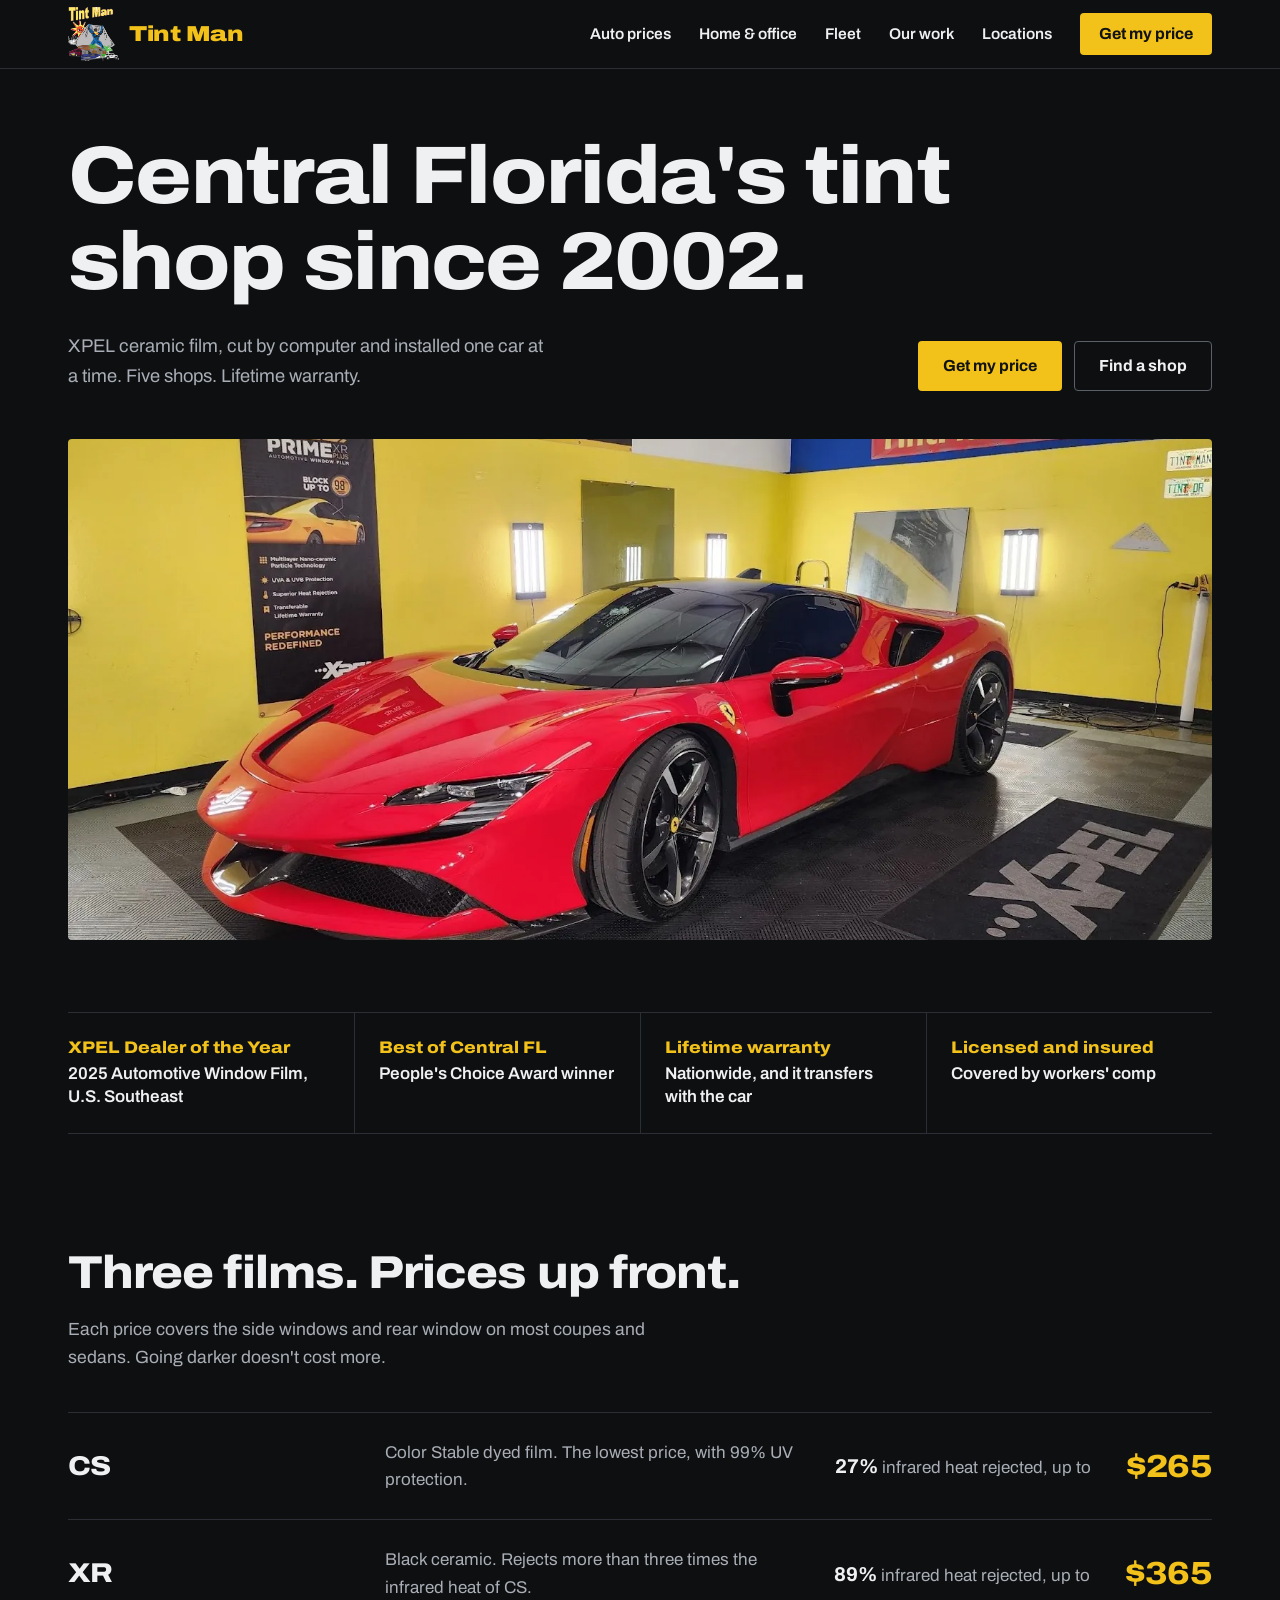
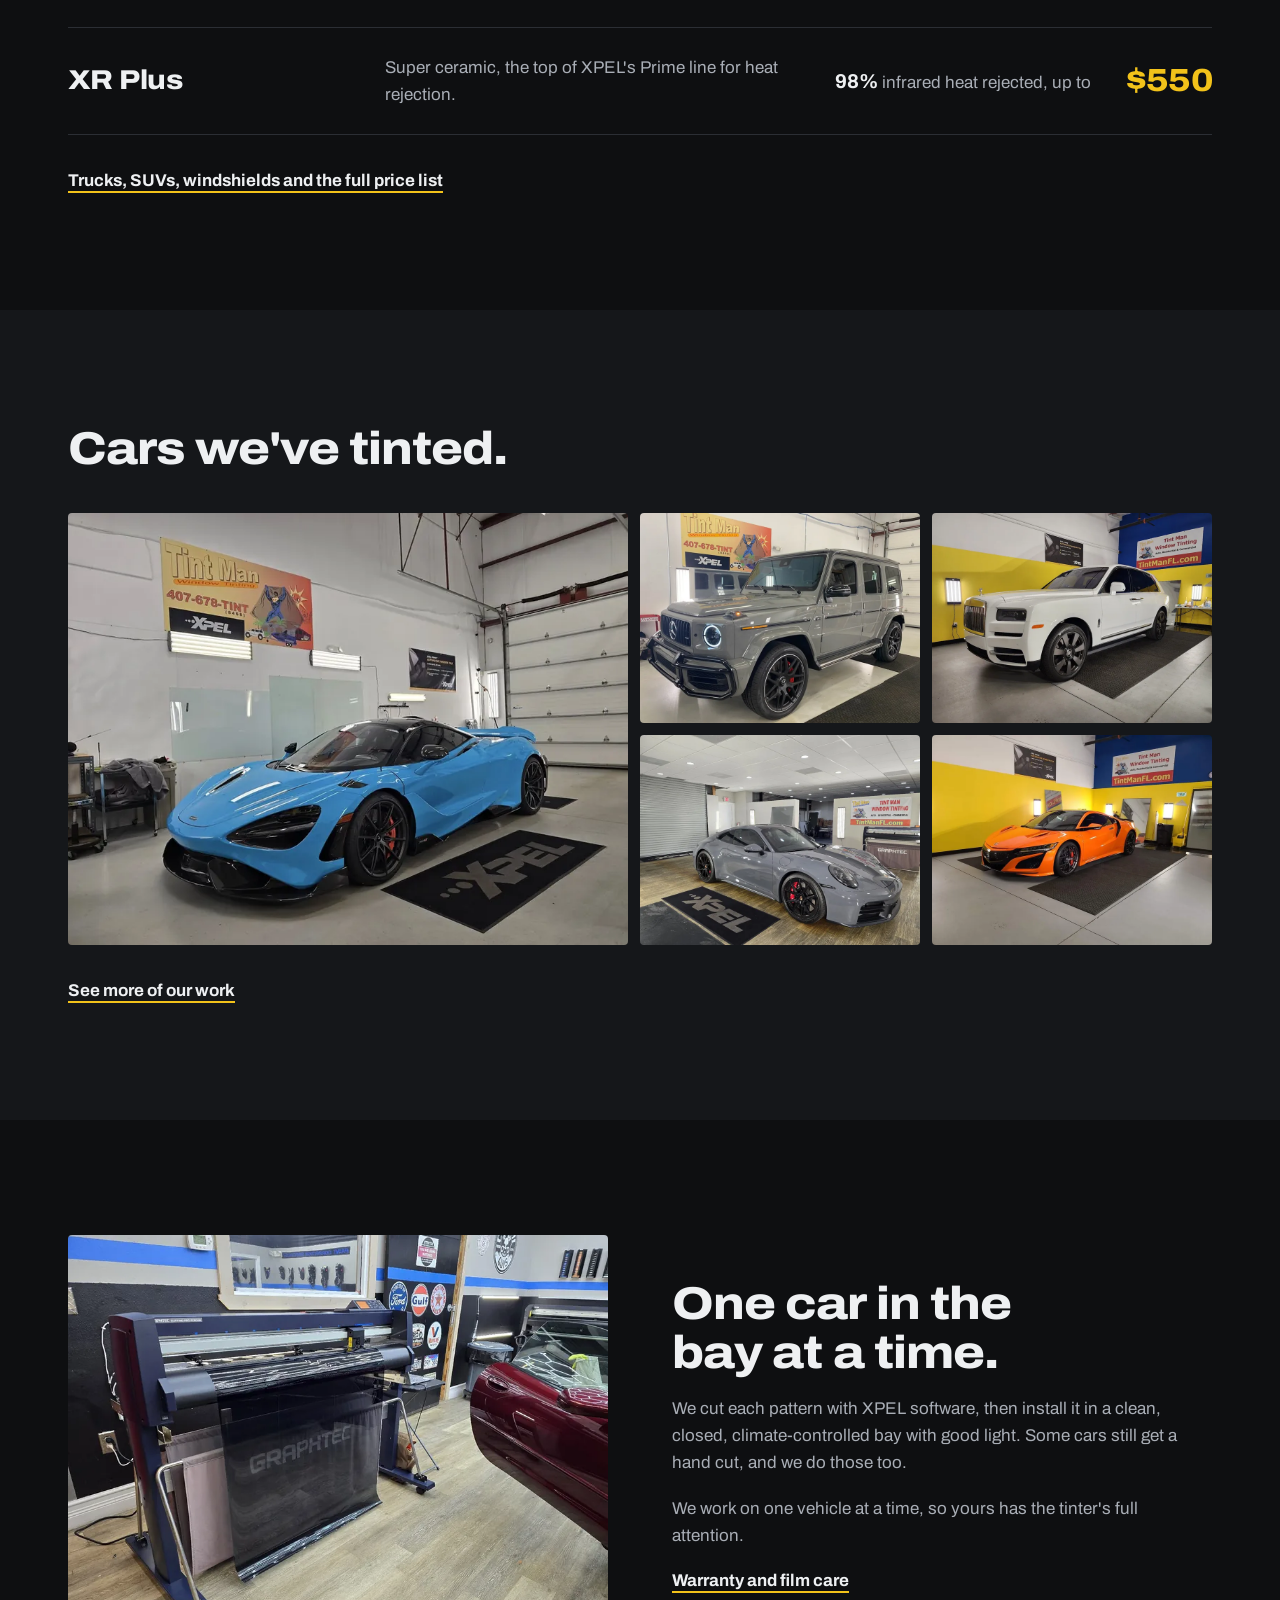
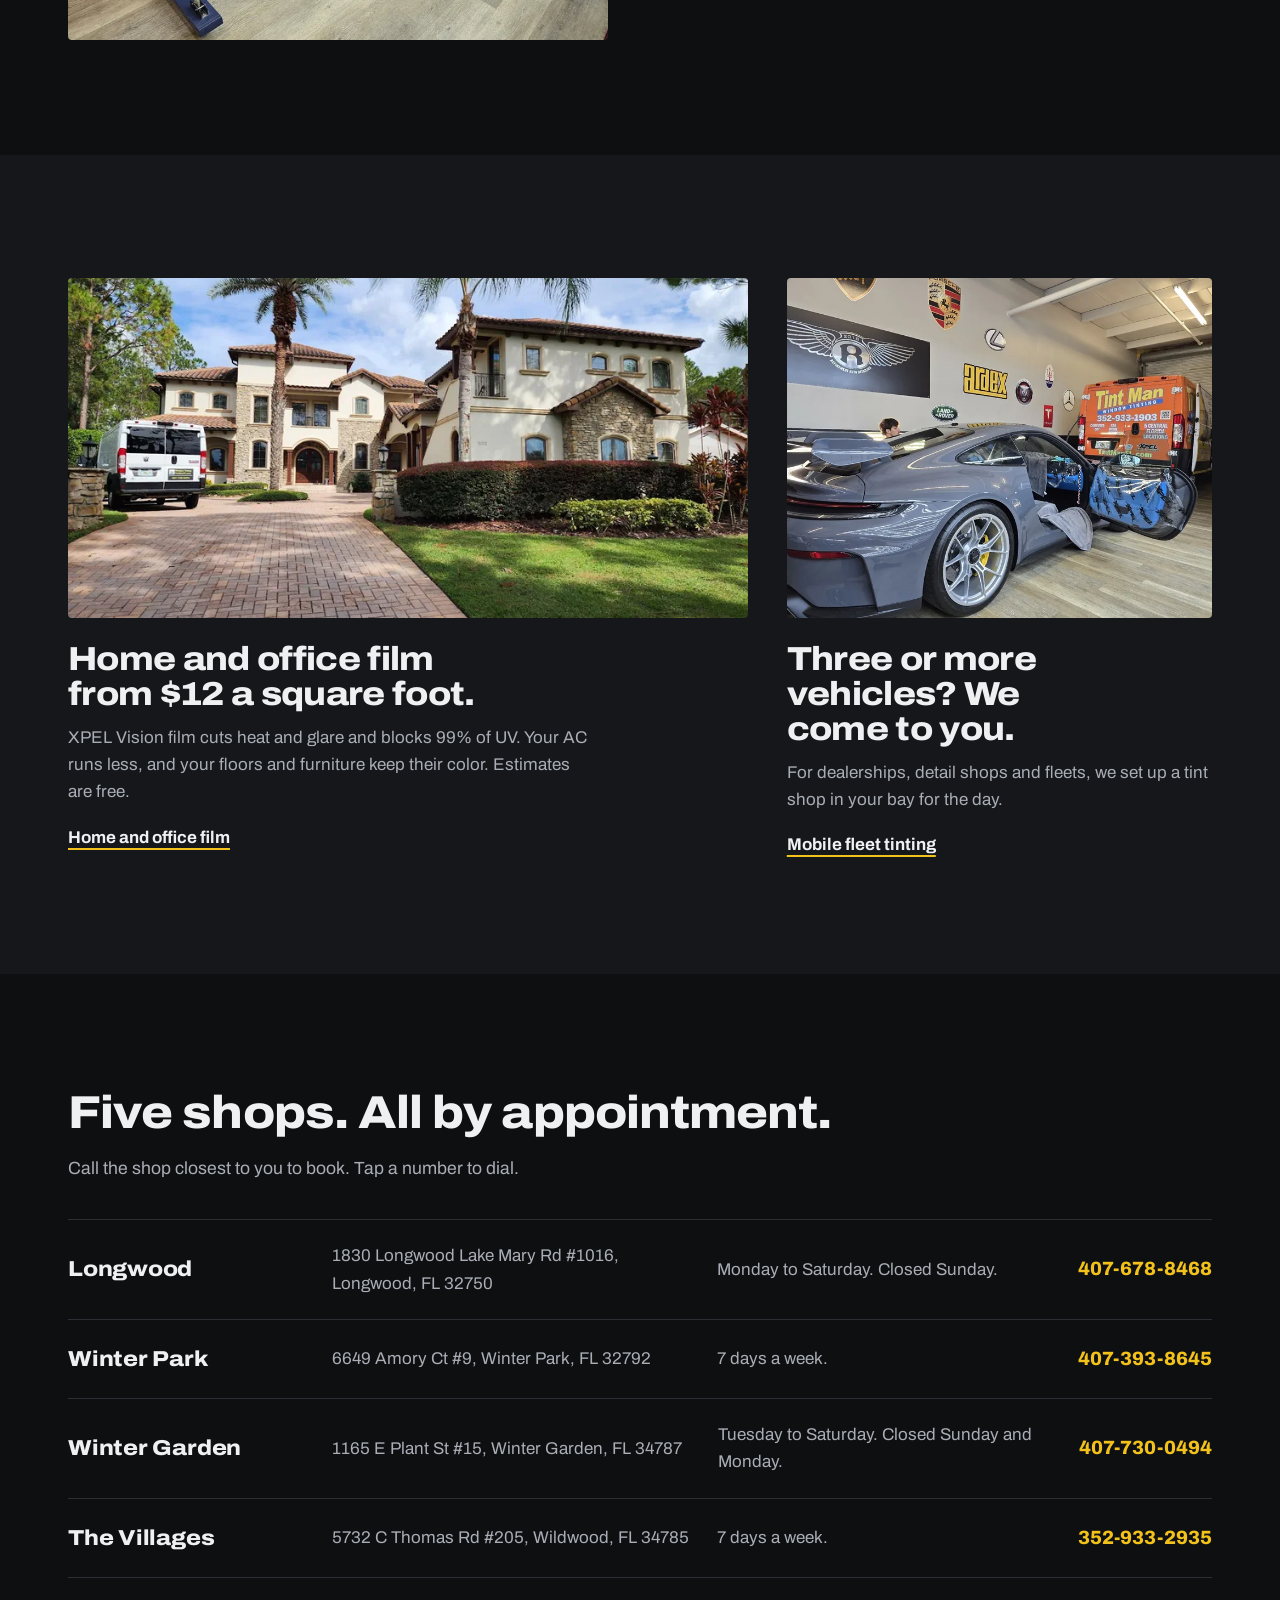
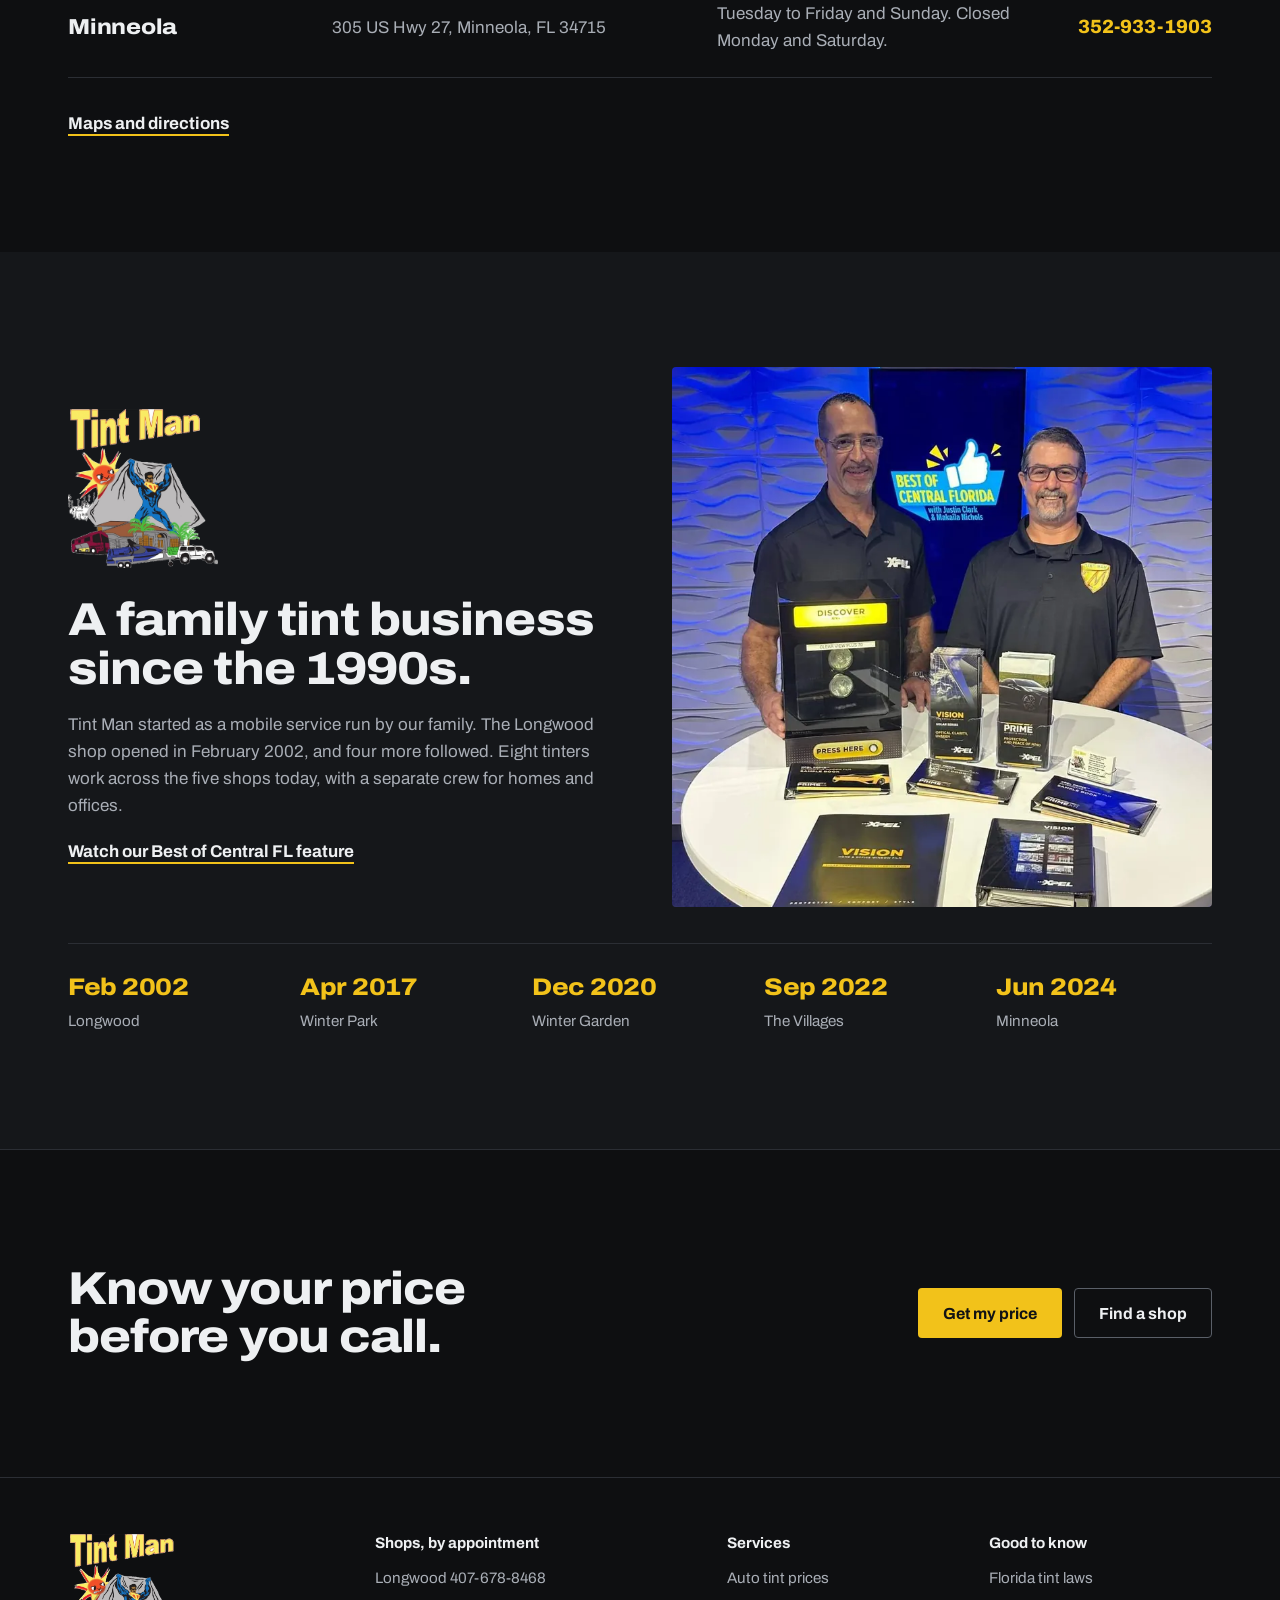
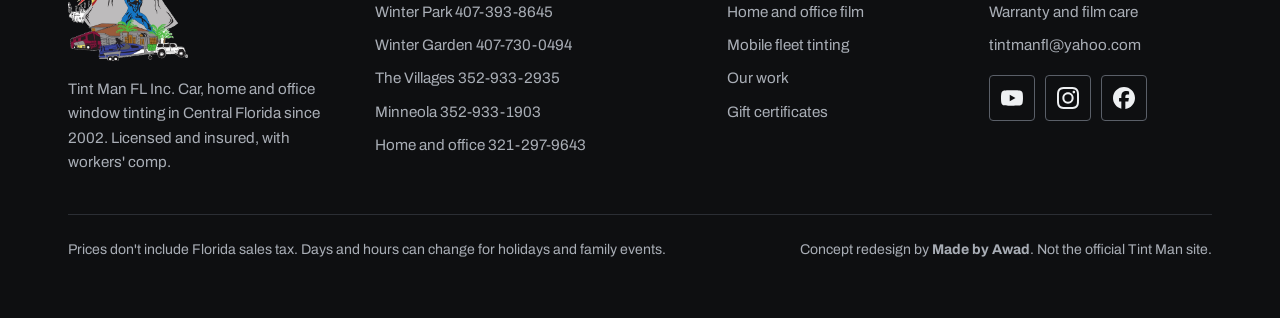
<file: index.html>
<!doctype html>
<html lang="en">
<head>
<meta charset="utf-8">
<meta name="viewport" content="width=device-width, initial-scale=1">
<title>Tint Man FL | Car, Home and Office Window Tinting in Central Florida</title>
<meta name="description" content="XPEL window tint from $265. Five Central Florida shops in Longwood, Winter Park, Winter Garden, The Villages and Minneola. Lifetime warranty. Since 2002.">
<meta name="robots" content="noindex, nofollow">
<meta name="theme-color" content="#0e0f11">
<meta property="og:title" content="Tint Man FL | Car, Home and Office Window Tinting in Central Florida">
<meta property="og:description" content="XPEL window tint from $265. Five Central Florida shops in Longwood, Winter Park, Winter Garden, The Villages and Minneola. Lifetime warranty. Since 2002.">
<meta property="og:image" content="assets/img/og.jpg">
<meta property="og:type" content="website">
<link rel="preload" href="assets/fonts/archivo.woff2" as="font" type="font/woff2" crossorigin>
<link rel="stylesheet" href="assets/site.css?v=81da66c1">
</head>
<body>
<a class="skip" href="#main">Skip to content</a>
<header class="hdr">
  <div class="wrap">
    <a class="brand" href="index.html" aria-label="Tint Man, home"><img src="assets/img/tint-man-logo.png" width="51" height="54" alt=""><span>Tint Man</span></a>
    <button class="menu" type="button" aria-expanded="false" aria-controls="nav">Menu</button>
    <nav class="nav" id="nav" aria-label="Main"><a href="auto.html">Auto prices</a><a href="home-office.html">Home &amp; office</a><a href="fleet.html">Fleet</a><a href="work.html">Our work</a><a href="locations.html">Locations</a><a class="btn btn-p" href="auto.html#price">Get my price</a></nav>
  </div>
</header>
<main id="main">

<section class="hero">
  <div class="wrap">
    <h1>Central Florida's tint shop since 2002.</h1>
    <div class="hero-row">
      <p>XPEL ceramic film, cut by computer and installed one car at a time. Five shops. Lifetime warranty.</p>
      <div class="btns">
        <a class="btn btn-p" href="auto.html#price">Get my price</a>
        <a class="btn btn-s" href="locations.html">Find a shop</a>
      </div>
    </div>
    <div class="hero-img"><img src="assets/img/ferrari-red-800.webp" srcset="assets/img/ferrari-red-800.webp 800w, assets/img/ferrari-red.webp 1600w" sizes="100vw" width="1600" height="1200" alt="Red Ferrari with fresh window tint in a Tint Man bay" fetchpriority="high"></div>
    <div class="proof">
      <div><b>XPEL Dealer of the Year</b>2025 Automotive Window Film, U.S. Southeast</div>
      <div><b>Best of Central FL</b>People's Choice Award winner</div>
      <div><b>Lifetime warranty</b>Nationwide, and it transfers with the car</div>
      <div><b>Licensed and insured</b>Covered by workers' comp</div>
    </div>
  </div>
</section>

<section class="sec">
  <div class="wrap">
    <h2 class="rv">Three films. Prices up front.</h2>
    <p class="lead rv">Each price covers the side windows and rear window on most coupes and sedans. Going darker doesn't cost more.</p>
    <div class="films rv">
      <div class="film">
        <div class="nm">CS</div>
        <div class="ds mute">Color Stable dyed film. The lowest price, with 99% UV protection.</div>
        <div class="heat"><b>27%</b> <span class="mute">infrared heat rejected, up to</span></div>
        <div class="pr">$265</div>
      </div>
      <div class="film">
        <div class="nm">XR</div>
        <div class="ds mute">Black ceramic. Rejects more than three times the infrared heat of CS.</div>
        <div class="heat"><b>89%</b> <span class="mute">infrared heat rejected, up to</span></div>
        <div class="pr">$365</div>
      </div>
      <div class="film">
        <div class="nm">XR Plus</div>
        <div class="ds mute">Super ceramic, the top of XPEL's Prime line for heat rejection.</div>
        <div class="heat"><b>98%</b> <span class="mute">infrared heat rejected, up to</span></div>
        <div class="pr">$550</div>
      </div>
    </div>
    <p class="sec-foot rv"><a class="tlink" href="auto.html">Trucks, SUVs, windshields and the full price list</a></p>
  </div>
</section>

<section class="sec alt">
  <div class="wrap">
    <h2 class="rv">Cars we've tinted.</h2>
    <div class="mosaic rv">
      <a href="work.html"><img src="assets/img/mclaren-blue-800.webp" srcset="assets/img/mclaren-blue-800.webp 800w, assets/img/mclaren-blue.webp 1600w" sizes="(max-width:760px) 100vw, 50vw" width="1600" height="1200" alt="Blue McLaren in the Tint Man shop" loading="lazy" decoding="async"></a>
      <a href="work.html"><img src="assets/img/g-class-grey-800.webp" srcset="assets/img/g-class-grey-800.webp 800w, assets/img/g-class-grey.webp 1024w" sizes="(max-width:760px) 50vw, 25vw" width="1024" height="768" alt="Grey Mercedes G-Class with tinted windows" loading="lazy" decoding="async"></a>
      <a href="work.html"><img src="assets/img/rolls-royce-white-800.webp" srcset="assets/img/rolls-royce-white-800.webp 800w, assets/img/rolls-royce-white.webp 1600w" sizes="(max-width:760px) 50vw, 25vw" width="1600" height="1200" alt="White Rolls-Royce SUV in a Tint Man bay" loading="lazy" decoding="async"></a>
      <a href="work.html"><img src="assets/img/porsche-grey-800.webp" srcset="assets/img/porsche-grey-800.webp 800w, assets/img/porsche-grey.webp 1600w" sizes="(max-width:760px) 50vw, 25vw" width="1600" height="1200" alt="Grey Porsche 911 on the shop floor" loading="lazy" decoding="async"></a>
      <a href="work.html"><img src="assets/img/nsx-orange-800.webp" srcset="assets/img/nsx-orange-800.webp 800w, assets/img/nsx-orange.webp 1080w" sizes="(max-width:760px) 50vw, 25vw" width="1080" height="810" alt="Orange Acura NSX in a Tint Man bay" loading="lazy" decoding="async"></a>
    </div>
    <p class="sec-foot rv"><a class="tlink" href="work.html">See more of our work</a></p>
  </div>
</section>

<section class="sec">
  <div class="wrap split">
    <div class="rv"><img src="assets/img/plotter-800.webp" srcset="assets/img/plotter-800.webp 800w, assets/img/plotter.webp 1600w" sizes="(max-width:860px) 100vw, 50vw" width="1600" height="1200" alt="Plotter cutting a window film pattern beside a car" loading="lazy" decoding="async"></div>
    <div class="stack rv">
      <h2>One car in the bay at a time.</h2>
      <p class="mute">We cut each pattern with XPEL software, then install it in a clean, closed, climate-controlled bay with good light. Some cars still get a hand cut, and we do those too.</p>
      <p class="mute">We work on one vehicle at a time, so yours has the tinter's full attention.</p>
      <p><a class="tlink" href="warranty.html">Warranty and film care</a></p>
    </div>
  </div>
</section>

<section class="sec alt">
  <div class="wrap duo">
    <article class="rv">
      <img src="assets/img/home-estate-800.webp" srcset="assets/img/home-estate-800.webp 800w, assets/img/home-estate.webp 1600w" sizes="(max-width:860px) 100vw, 60vw" width="1600" height="1200" alt="Stone-front Florida home with a work van in the driveway" loading="lazy" decoding="async">
      <h2>Home and office film from $12 a square foot.</h2>
      <p>XPEL Vision film cuts heat and glare and blocks 99% of UV. Your AC runs less, and your floors and furniture keep their color. Estimates are free.</p>
      <a class="tlink" href="home-office.html">Home and office film</a>
    </article>
    <article class="rv">
      <img src="assets/img/fleet-van-porsche-800.webp" srcset="assets/img/fleet-van-porsche-800.webp 800w, assets/img/fleet-van-porsche.webp 1600w" sizes="(max-width:860px) 100vw, 40vw" width="1600" height="1200" alt="Tint Man van set up inside a client garage" loading="lazy" decoding="async">
      <h2>Three or more vehicles? We come to you.</h2>
      <p>For dealerships, detail shops and fleets, we set up a tint shop in your bay for the day.</p>
      <a class="tlink" href="fleet.html">Mobile fleet tinting</a>
    </article>
  </div>
</section>

<section class="sec" id="shops">
  <div class="wrap">
    <h2 class="rv">Five shops. All by appointment.</h2>
    <p class="lead rv">Call the shop closest to you to book. Tap a number to dial.</p>
    <div class="shops rv">
      <div class="shop">
        <div class="nm">Longwood</div>
        <address>1830 Longwood Lake Mary Rd #1016, Longwood, FL 32750</address>
        <div class="dy">Monday to Saturday. Closed Sunday.</div>
        <a class="ph" href="tel:+14076788468">407-678-8468</a>
      </div>
      <div class="shop">
        <div class="nm">Winter Park</div>
        <address>6649 Amory Ct #9, Winter Park, FL 32792</address>
        <div class="dy">7 days a week.</div>
        <a class="ph" href="tel:+14073938645">407-393-8645</a>
      </div>
      <div class="shop">
        <div class="nm">Winter Garden</div>
        <address>1165 E Plant St #15, Winter Garden, FL 34787</address>
        <div class="dy">Tuesday to Saturday. Closed Sunday and Monday.</div>
        <a class="ph" href="tel:+14077300494">407-730-0494</a>
      </div>
      <div class="shop">
        <div class="nm">The Villages</div>
        <address>5732 C Thomas Rd #205, Wildwood, FL 34785</address>
        <div class="dy">7 days a week.</div>
        <a class="ph" href="tel:+13529332935">352-933-2935</a>
      </div>
      <div class="shop">
        <div class="nm">Minneola</div>
        <address>305 US Hwy 27, Minneola, FL 34715</address>
        <div class="dy">Tuesday to Friday and Sunday. Closed Monday and Saturday.</div>
        <a class="ph" href="tel:+13529331903">352-933-1903</a>
      </div>
    </div>
    <p class="sec-foot rv"><a class="tlink" href="locations.html">Maps and directions</a></p>
  </div>
</section>

<section class="sec alt">
  <div class="wrap split tall">
    <div class="stack rv">
      <img class="story-logo" src="assets/img/tint-man-logo.png" width="397" height="420" alt="Tint Man logo" loading="lazy">
      <h2>A family tint business since the 1990s.</h2>
      <p class="mute">Tint Man started as a mobile service run by our family. The Longwood shop opened in February 2002, and four more followed. Eight tinters work across the five shops today, with a separate crew for homes and offices.</p>
      <p><a class="tlink" href="https://youtu.be/kbAeJcgGdcU" rel="noopener">Watch our Best of Central FL feature</a></p>
    </div>
    <div class="rv"><img src="assets/img/award-set-800.webp" srcset="assets/img/award-set-800.webp 800w, assets/img/award-set.webp 1080w" sizes="(max-width:860px) 100vw, 50vw" width="1080" height="1091" alt="Two men with XPEL film displays on the Best of Central Florida set" loading="lazy" decoding="async"></div>
  </div>
  <div class="wrap"><div class="years rv"><div><b>Feb 2002</b><span>Longwood</span></div><div><b>Apr 2017</b><span>Winter Park</span></div><div><b>Dec 2020</b><span>Winter Garden</span></div><div><b>Sep 2022</b><span>The Villages</span></div><div><b>Jun 2024</b><span>Minneola</span></div></div></div>
</section>

<section class="sec end">
  <div class="wrap">
    <h2>Know your price before you call.</h2>
    <div class="btns">
      <a class="btn btn-p" href="auto.html#price">Get my price</a>
      <a class="btn btn-s" href="locations.html">Find a shop</a>
    </div>
  </div>
</section>
</main>
<footer class="ftr">
  <div class="wrap">
    <div class="ftr-grid">
      <div>
        <img src="assets/img/tint-man-logo.png" width="397" height="420" alt="Tint Man logo" loading="lazy">
        <p>Tint Man FL Inc. Car, home and office window tinting in Central Florida since 2002. Licensed and insured, with workers' comp.</p>
      </div>
      <div>
        <h3>Shops, by appointment</h3>
        <ul><li>Longwood <a href="tel:+14076788468">407-678-8468</a></li><li>Winter Park <a href="tel:+14073938645">407-393-8645</a></li><li>Winter Garden <a href="tel:+14077300494">407-730-0494</a></li><li>The Villages <a href="tel:+13529332935">352-933-2935</a></li><li>Minneola <a href="tel:+13529331903">352-933-1903</a></li><li>Home and office <a href="tel:+13212979643">321-297-9643</a></li></ul>
      </div>
      <div>
        <h3>Services</h3>
        <ul>
          <li><a href="auto.html">Auto tint prices</a></li>
          <li><a href="home-office.html">Home and office film</a></li>
          <li><a href="fleet.html">Mobile fleet tinting</a></li>
          <li><a href="work.html">Our work</a></li>
          <li><a href="locations.html#gift">Gift certificates</a></li>
        </ul>
      </div>
      <div>
        <h3>Good to know</h3>
        <ul>
          <li><a href="tint-laws.html">Florida tint laws</a></li>
          <li><a href="warranty.html">Warranty and film care</a></li>
          <li><a href="mailto:tintmanfl@yahoo.com">tintmanfl@yahoo.com</a></li>
        </ul>
        <div class="social"><a href="https://www.youtube.com/channel/UCc-5ROJTFRDalu6q-zeM-1g" rel="noopener" aria-label="Tint Man on YouTube"><svg viewBox="0 0 24 24" width="22" height="22" fill="currentColor" aria-hidden="true"><path d="M23.498 6.186a3.016 3.016 0 0 0-2.122-2.136C19.505 3.545 12 3.545 12 3.545s-7.505 0-9.377.505A3.017 3.017 0 0 0 .502 6.186C0 8.07 0 12 0 12s0 3.93.502 5.814a3.016 3.016 0 0 0 2.122 2.136c1.871.505 9.376.505 9.376.505s7.505 0 9.377-.505a3.015 3.015 0 0 0 2.122-2.136C24 15.93 24 12 24 12s0-3.93-.502-5.814zM9.545 15.568V8.432L15.818 12l-6.273 3.568z"/></svg></a><a href="https://www.instagram.com/tintmanwindowtinting" rel="noopener" aria-label="Tint Man on Instagram"><svg viewBox="0 0 24 24" width="22" height="22" fill="currentColor" aria-hidden="true"><path d="M7.0301.084c-1.2768.0602-2.1487.264-2.911.5634-.7888.3075-1.4575.72-2.1228 1.3877-.6652.6677-1.075 1.3368-1.3802 2.127-.2954.7638-.4956 1.6365-.552 2.914-.0564 1.2775-.0689 1.6882-.0626 4.947.0062 3.2586.0206 3.6671.0825 4.9473.061 1.2765.264 2.1482.5635 2.9107.308.7889.72 1.4573 1.388 2.1228.6679.6655 1.3365 1.0743 2.1285 1.38.7632.295 1.6361.4961 2.9134.552 1.2773.056 1.6884.069 4.9462.0627 3.2578-.0062 3.668-.0207 4.9478-.0814 1.28-.0607 2.147-.2652 2.9098-.5633.7889-.3086 1.4578-.72 2.1228-1.3881.665-.6682 1.0745-1.3378 1.3795-2.1284.2957-.7632.4966-1.636.552-2.9124.056-1.2809.0692-1.6898.063-4.948-.0063-3.2583-.021-3.6668-.0817-4.9465-.0607-1.2797-.264-2.1487-.5633-2.9117-.3084-.7889-.72-1.4568-1.3876-2.1228C21.2982 1.33 20.628.9208 19.8378.6165 19.074.321 18.2017.1197 16.9244.0645 15.6471.0093 15.236-.005 11.977.0014 8.718.0076 8.31.0215 7.0301.0839m.1402 21.6932c-1.17-.0509-1.8053-.2453-2.2287-.408-.5606-.216-.96-.4771-1.3819-.895-.422-.4178-.6811-.8186-.9-1.378-.1644-.4234-.3624-1.058-.4171-2.228-.0595-1.2645-.072-1.6442-.079-4.848-.007-3.2037.0053-3.583.0607-4.848.05-1.169.2456-1.805.408-2.2282.216-.5613.4762-.96.895-1.3816.4188-.4217.8184-.6814 1.3783-.9003.423-.1651 1.0575-.3614 2.227-.4171 1.2655-.06 1.6447-.072 4.848-.079 3.2033-.007 3.5835.005 4.8495.0608 1.169.0508 1.8053.2445 2.228.408.5608.216.96.4754 1.3816.895.4217.4194.6816.8176.9005 1.3787.1653.4217.3617 1.056.4169 2.2263.0602 1.2655.0739 1.645.0796 4.848.0058 3.203-.0055 3.5834-.061 4.848-.051 1.17-.245 1.8055-.408 2.2294-.216.5604-.4763.96-.8954 1.3814-.419.4215-.8181.6811-1.3783.9-.4224.1649-1.0577.3617-2.2262.4174-1.2656.0595-1.6448.072-4.8493.079-3.2045.007-3.5825-.006-4.848-.0608M16.953 5.5864A1.44 1.44 0 1 0 18.39 4.144a1.44 1.44 0 0 0-1.437 1.4424M5.8385 12.012c.0067 3.4032 2.7706 6.1557 6.173 6.1493 3.4026-.0065 6.157-2.7701 6.1506-6.1733-.0065-3.4032-2.771-6.1565-6.174-6.1498-3.403.0067-6.156 2.771-6.1496 6.1738M8 12.0077a4 4 0 1 1 4.008 3.9921A3.9996 3.9996 0 0 1 8 12.0077"/></svg></a><a href="https://www.facebook.com/tintmanfl" rel="noopener" aria-label="Tint Man on Facebook"><svg viewBox="0 0 24 24" width="22" height="22" fill="currentColor" aria-hidden="true"><path d="M9.101 23.691v-7.98H6.627v-3.667h2.474v-1.58c0-4.085 1.848-5.978 5.858-5.978.401 0 .955.042 1.468.103a8.68 8.68 0 0 1 1.141.195v3.325a8.623 8.623 0 0 0-.653-.036 26.805 26.805 0 0 0-.733-.009c-.707 0-1.259.096-1.675.309a1.686 1.686 0 0 0-.679.622c-.258.42-.374.995-.374 1.752v1.297h3.919l-.386 2.103-.287 1.564h-3.246v8.245C19.396 23.238 24 18.179 24 12.044c0-6.627-5.373-12-12-12s-12 5.373-12 12c0 5.628 3.874 10.35 9.101 11.647Z"/></svg></a></div>
      </div>
    </div>
    <div class="note">
      <span>Prices don't include Florida sales tax. Days and hours can change for holidays and family events.</span>
      <span>Concept redesign by <a class="tlink" href="https://madebyawad.com" rel="noopener">Made by Awad</a>. Not the official Tint Man site.</span>
    </div>
  </div>
</footer>
<div class="bar">
  <a class="btn btn-s" href="locations.html">Find a shop</a>
  <a class="btn btn-p" href="auto.html#price">Get my price</a>
</div>
<script src="assets/site.js?v=81da66c1" defer></script>
</body>
</html>
</file>
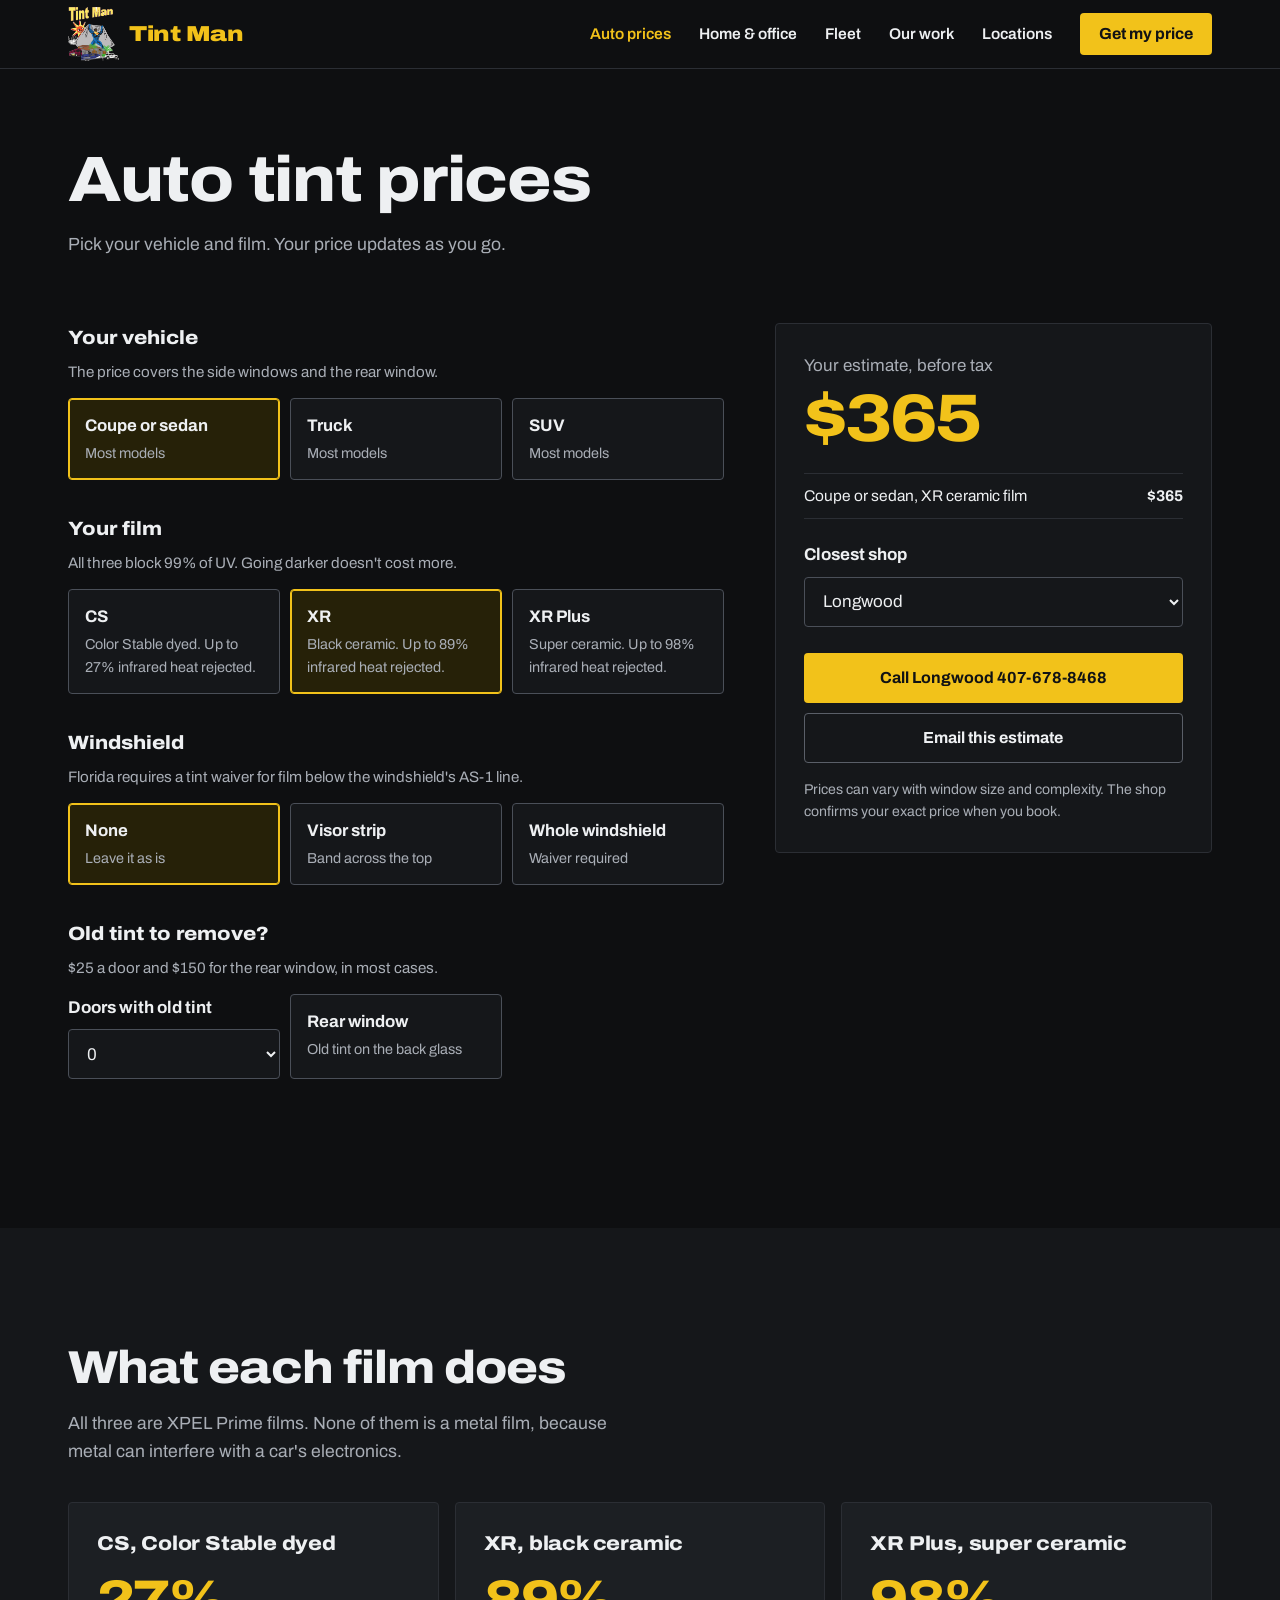
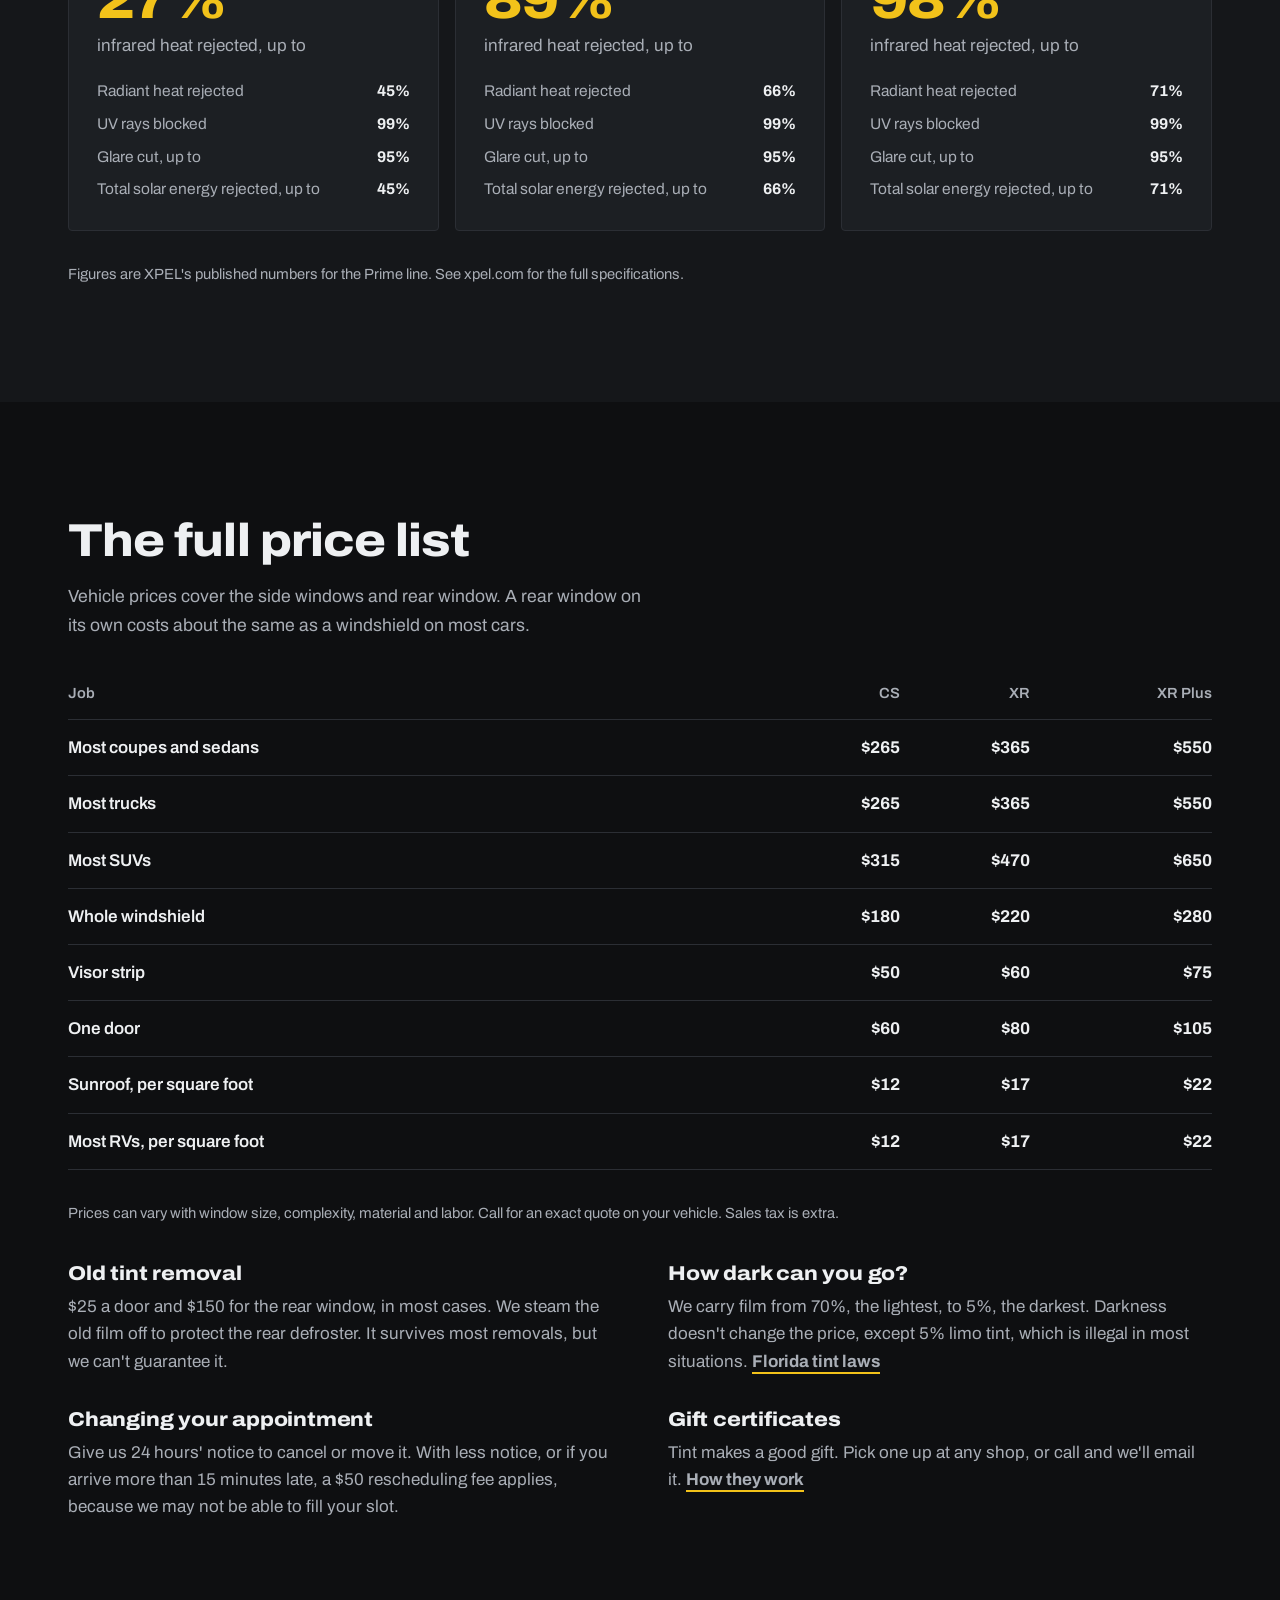
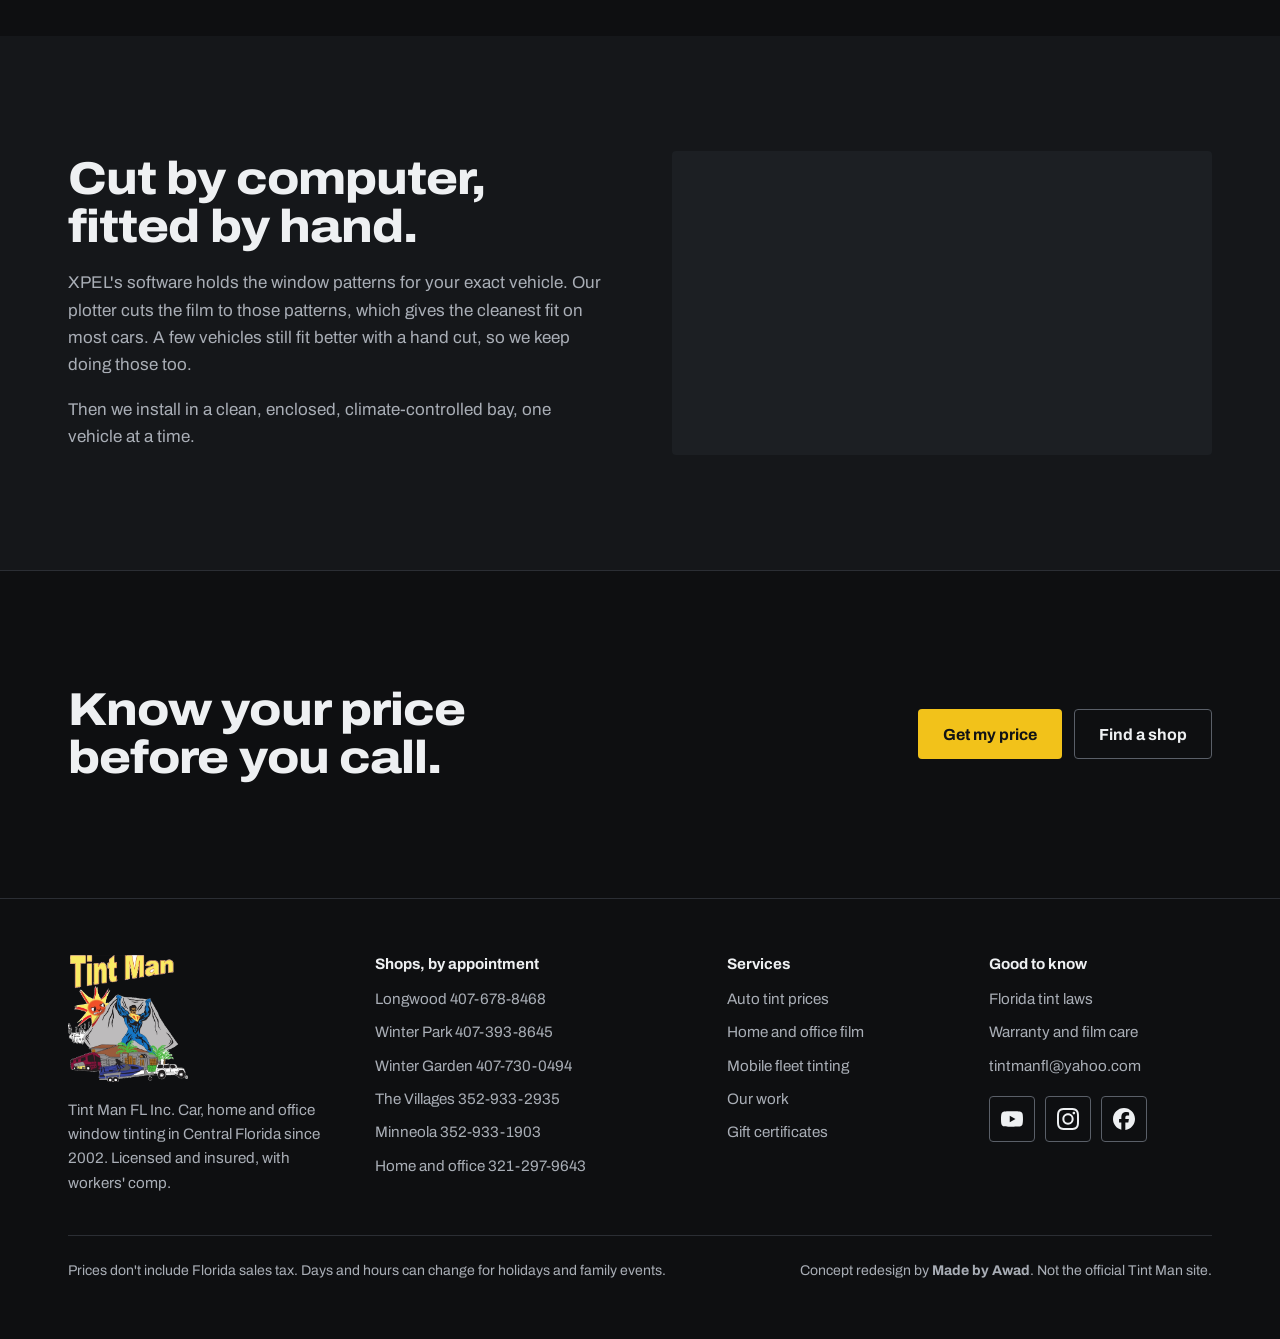
<file: auto.html>
<!doctype html>
<html lang="en">
<head>
<meta charset="utf-8">
<meta name="viewport" content="width=device-width, initial-scale=1">
<title>Auto Tint Prices | Tint Man FL</title>
<meta name="description" content="Price your car, truck or SUV tint in seconds. XPEL CS from $265, XR ceramic from $365, XR Plus from $550. Lifetime warranty.">
<meta name="robots" content="noindex, nofollow">
<meta name="theme-color" content="#0e0f11">
<meta property="og:title" content="Auto Tint Prices | Tint Man FL">
<meta property="og:description" content="Price your car, truck or SUV tint in seconds. XPEL CS from $265, XR ceramic from $365, XR Plus from $550. Lifetime warranty.">
<meta property="og:image" content="assets/img/og.jpg">
<meta property="og:type" content="website">
<link rel="preload" href="assets/fonts/archivo.woff2" as="font" type="font/woff2" crossorigin>
<link rel="stylesheet" href="assets/site.css?v=81da66c1">
</head>
<body>
<a class="skip" href="#main">Skip to content</a>
<header class="hdr">
  <div class="wrap">
    <a class="brand" href="index.html" aria-label="Tint Man, home"><img src="assets/img/tint-man-logo.png" width="51" height="54" alt=""><span>Tint Man</span></a>
    <button class="menu" type="button" aria-expanded="false" aria-controls="nav">Menu</button>
    <nav class="nav" id="nav" aria-label="Main"><a href="auto.html" aria-current="page">Auto prices</a><a href="home-office.html">Home &amp; office</a><a href="fleet.html">Fleet</a><a href="work.html">Our work</a><a href="locations.html">Locations</a><a class="btn btn-p" href="auto.html#price">Get my price</a></nav>
  </div>
</header>
<main id="main">

<section class="phead">
  <div class="wrap">
    <h1>Auto tint prices</h1>
    <p class="lead">Pick your vehicle and film. Your price updates as you go.</p>
  </div>
</section>

<section class="sec" id="price" style="padding-top:16px">
  <div class="wrap builder">
    <form id="price-form">
      <fieldset>
        <legend>Your vehicle</legend>
        <p class="hint">The price covers the side windows and the rear window.</p>
        <div class="opts c3">
          <label class="opt"><input type="radio" name="vehicle" value="car" checked><span><b>Coupe or sedan</b><small>Most models</small></span></label>
          <label class="opt"><input type="radio" name="vehicle" value="truck"><span><b>Truck</b><small>Most models</small></span></label>
          <label class="opt"><input type="radio" name="vehicle" value="suv"><span><b>SUV</b><small>Most models</small></span></label>
        </div>
      </fieldset>
      <fieldset>
        <legend>Your film</legend>
        <p class="hint">All three block 99% of UV. Going darker doesn't cost more.</p>
        <div class="opts c3">
          <label class="opt"><input type="radio" name="film" value="cs"><span><b>CS</b><small>Color Stable dyed. Up to 27% infrared heat rejected.</small></span></label>
          <label class="opt"><input type="radio" name="film" value="xr" checked><span><b>XR</b><small>Black ceramic. Up to 89% infrared heat rejected.</small></span></label>
          <label class="opt"><input type="radio" name="film" value="xrp"><span><b>XR Plus</b><small>Super ceramic. Up to 98% infrared heat rejected.</small></span></label>
        </div>
      </fieldset>
      <fieldset>
        <legend>Windshield</legend>
        <p class="hint">Florida requires a tint waiver for film below the windshield's AS-1 line.</p>
        <div class="opts c3">
          <label class="opt"><input type="radio" name="windshield" value="none" checked><span><b>None</b><small>Leave it as is</small></span></label>
          <label class="opt"><input type="radio" name="windshield" value="visor"><span><b>Visor strip</b><small>Band across the top</small></span></label>
          <label class="opt"><input type="radio" name="windshield" value="full"><span><b>Whole windshield</b><small>Waiver required</small></span></label>
        </div>
      </fieldset>
      <fieldset>
        <legend>Old tint to remove?</legend>
        <p class="hint">$25 a door and $150 for the rear window, in most cases.</p>
        <div class="opts c3">
          <div class="field"><label for="rm-doors">Doors with old tint</label>
            <select id="rm-doors" name="rm-doors"><option>0</option><option>1</option><option>2</option><option>3</option><option>4</option></select></div>
          <label class="opt"><input type="checkbox" name="rm-rear"><span><b>Rear window</b><small>Old tint on the back glass</small></span></label>
        </div>
      </fieldset>
    </form>
    <aside class="quote" aria-live="polite">
      <div class="mute">Your estimate, before tax</div>
      <div class="tot" id="q-total">$365</div>
      <ul id="q-lines"><li><span>Coupe or sedan, XR ceramic film</span><b>$365</b></li></ul>
      <div class="field"><label for="q-shop">Closest shop</label><select id="q-shop" form="price-form" name="shop"><option value="0">Longwood</option><option value="1">Winter Park</option><option value="2">Winter Garden</option><option value="3">The Villages</option><option value="4">Minneola</option></select></div>
      <a class="btn btn-p" id="q-call" href="tel:+14076788468">Call Longwood 407-678-8468</a>
      <a class="btn btn-s" id="q-mail" href="mailto:tintmanfl@yahoo.com">Email this estimate</a>
      <p class="fine">Prices can vary with window size and complexity. The shop confirms your exact price when you book.</p>
    </aside>
  </div>
</section>

<section class="sec alt">
  <div class="wrap">
    <h2 class="rv">What each film does</h2>
    <p class="lead rv">All three are XPEL Prime films. None of them is a metal film, because metal can interfere with a car's electronics.</p>
    <div class="specs rv">
      <div class="spec">
        <h3>CS, Color Stable dyed</h3>
        <div class="big">27%</div><div class="mute">infrared heat rejected, up to</div>
        <dl><dt>Radiant heat rejected</dt><dd>45%</dd><dt>UV rays blocked</dt><dd>99%</dd><dt>Glare cut, up to</dt><dd>95%</dd><dt>Total solar energy rejected, up to</dt><dd>45%</dd></dl>
      </div>
      <div class="spec">
        <h3>XR, black ceramic</h3>
        <div class="big">89%</div><div class="mute">infrared heat rejected, up to</div>
        <dl><dt>Radiant heat rejected</dt><dd>66%</dd><dt>UV rays blocked</dt><dd>99%</dd><dt>Glare cut, up to</dt><dd>95%</dd><dt>Total solar energy rejected, up to</dt><dd>66%</dd></dl>
      </div>
      <div class="spec">
        <h3>XR Plus, super ceramic</h3>
        <div class="big">98%</div><div class="mute">infrared heat rejected, up to</div>
        <dl><dt>Radiant heat rejected</dt><dd>71%</dd><dt>UV rays blocked</dt><dd>99%</dd><dt>Glare cut, up to</dt><dd>95%</dd><dt>Total solar energy rejected, up to</dt><dd>71%</dd></dl>
      </div>
    </div>
    <p class="sec-foot mute small rv">Figures are XPEL's published numbers for the Prime line. See xpel.com for the full specifications.</p>
  </div>
</section>

<section class="sec">
  <div class="wrap">
    <h2 class="rv">The full price list</h2>
    <p class="lead rv">Vehicle prices cover the side windows and rear window. A rear window on its own costs about the same as a windshield on most cars.</p>
    <div class="tbl-wrap rv">
      <table>
        <thead><tr><th scope="col">Job</th><th scope="col" class="n">CS</th><th scope="col" class="n">XR</th><th scope="col" class="n">XR Plus</th></tr></thead>
        <tbody>
          <tr><th scope="row">Most coupes and sedans</th><td class="n">$265</td><td class="n">$365</td><td class="n">$550</td></tr>
          <tr><th scope="row">Most trucks</th><td class="n">$265</td><td class="n">$365</td><td class="n">$550</td></tr>
          <tr><th scope="row">Most SUVs</th><td class="n">$315</td><td class="n">$470</td><td class="n">$650</td></tr>
          <tr><th scope="row">Whole windshield</th><td class="n">$180</td><td class="n">$220</td><td class="n">$280</td></tr>
          <tr><th scope="row">Visor strip</th><td class="n">$50</td><td class="n">$60</td><td class="n">$75</td></tr>
          <tr><th scope="row">One door</th><td class="n">$60</td><td class="n">$80</td><td class="n">$105</td></tr>
          <tr><th scope="row">Sunroof, per square foot</th><td class="n">$12</td><td class="n">$17</td><td class="n">$22</td></tr>
          <tr><th scope="row">Most RVs, per square foot</th><td class="n">$12</td><td class="n">$17</td><td class="n">$22</td></tr>
        </tbody>
      </table>
    </div>
    <p class="sec-foot mute small rv">Prices can vary with window size, complexity, material and labor. Call for an exact quote on your vehicle. Sales tax is extra.</p>
    <div class="notes rv">
      <div><h3>Old tint removal</h3><p>$25 a door and $150 for the rear window, in most cases. We steam the old film off to protect the rear defroster. It survives most removals, but we can't guarantee it.</p></div>
      <div><h3>How dark can you go?</h3><p>We carry film from 70%, the lightest, to 5%, the darkest. Darkness doesn't change the price, except 5% limo tint, which is illegal in most situations. <a class="tlink" href="tint-laws.html">Florida tint laws</a></p></div>
      <div><h3>Changing your appointment</h3><p>Give us 24 hours' notice to cancel or move it. With less notice, or if you arrive more than 15 minutes late, a $50 rescheduling fee applies, because we may not be able to fill your slot.</p></div>
      <div><h3>Gift certificates</h3><p>Tint makes a good gift. Pick one up at any shop, or call and we'll email it. <a class="tlink" href="locations.html#gift">How they work</a></p></div>
    </div>
  </div>
</section>

<section class="sec alt">
  <div class="wrap split">
    <div class="stack rv">
      <h2>Cut by computer, fitted by hand.</h2>
      <p class="mute">XPEL's software holds the window patterns for your exact vehicle. Our plotter cuts the film to those patterns, which gives the cleanest fit on most cars. A few vehicles still fit better with a hand cut, so we keep doing those too.</p>
      <p class="mute">Then we install in a clean, enclosed, climate-controlled bay, one vehicle at a time.</p>
    </div>
    <div class="video rv"><iframe src="https://www.youtube-nocookie.com/embed/i6JGkqrCtaM" title="Auto window tinting by Tint Man FL" loading="lazy" allow="accelerometer; encrypted-media; picture-in-picture" allowfullscreen></iframe></div>
  </div>
</section>

<section class="sec end">
  <div class="wrap">
    <h2>Know your price before you call.</h2>
    <div class="btns">
      <a class="btn btn-p" href="#price">Get my price</a>
      <a class="btn btn-s" href="locations.html">Find a shop</a>
    </div>
  </div>
</section>
</main>
<footer class="ftr">
  <div class="wrap">
    <div class="ftr-grid">
      <div>
        <img src="assets/img/tint-man-logo.png" width="397" height="420" alt="Tint Man logo" loading="lazy">
        <p>Tint Man FL Inc. Car, home and office window tinting in Central Florida since 2002. Licensed and insured, with workers' comp.</p>
      </div>
      <div>
        <h3>Shops, by appointment</h3>
        <ul><li>Longwood <a href="tel:+14076788468">407-678-8468</a></li><li>Winter Park <a href="tel:+14073938645">407-393-8645</a></li><li>Winter Garden <a href="tel:+14077300494">407-730-0494</a></li><li>The Villages <a href="tel:+13529332935">352-933-2935</a></li><li>Minneola <a href="tel:+13529331903">352-933-1903</a></li><li>Home and office <a href="tel:+13212979643">321-297-9643</a></li></ul>
      </div>
      <div>
        <h3>Services</h3>
        <ul>
          <li><a href="auto.html">Auto tint prices</a></li>
          <li><a href="home-office.html">Home and office film</a></li>
          <li><a href="fleet.html">Mobile fleet tinting</a></li>
          <li><a href="work.html">Our work</a></li>
          <li><a href="locations.html#gift">Gift certificates</a></li>
        </ul>
      </div>
      <div>
        <h3>Good to know</h3>
        <ul>
          <li><a href="tint-laws.html">Florida tint laws</a></li>
          <li><a href="warranty.html">Warranty and film care</a></li>
          <li><a href="mailto:tintmanfl@yahoo.com">tintmanfl@yahoo.com</a></li>
        </ul>
        <div class="social"><a href="https://www.youtube.com/channel/UCc-5ROJTFRDalu6q-zeM-1g" rel="noopener" aria-label="Tint Man on YouTube"><svg viewBox="0 0 24 24" width="22" height="22" fill="currentColor" aria-hidden="true"><path d="M23.498 6.186a3.016 3.016 0 0 0-2.122-2.136C19.505 3.545 12 3.545 12 3.545s-7.505 0-9.377.505A3.017 3.017 0 0 0 .502 6.186C0 8.07 0 12 0 12s0 3.93.502 5.814a3.016 3.016 0 0 0 2.122 2.136c1.871.505 9.376.505 9.376.505s7.505 0 9.377-.505a3.015 3.015 0 0 0 2.122-2.136C24 15.93 24 12 24 12s0-3.93-.502-5.814zM9.545 15.568V8.432L15.818 12l-6.273 3.568z"/></svg></a><a href="https://www.instagram.com/tintmanwindowtinting" rel="noopener" aria-label="Tint Man on Instagram"><svg viewBox="0 0 24 24" width="22" height="22" fill="currentColor" aria-hidden="true"><path d="M7.0301.084c-1.2768.0602-2.1487.264-2.911.5634-.7888.3075-1.4575.72-2.1228 1.3877-.6652.6677-1.075 1.3368-1.3802 2.127-.2954.7638-.4956 1.6365-.552 2.914-.0564 1.2775-.0689 1.6882-.0626 4.947.0062 3.2586.0206 3.6671.0825 4.9473.061 1.2765.264 2.1482.5635 2.9107.308.7889.72 1.4573 1.388 2.1228.6679.6655 1.3365 1.0743 2.1285 1.38.7632.295 1.6361.4961 2.9134.552 1.2773.056 1.6884.069 4.9462.0627 3.2578-.0062 3.668-.0207 4.9478-.0814 1.28-.0607 2.147-.2652 2.9098-.5633.7889-.3086 1.4578-.72 2.1228-1.3881.665-.6682 1.0745-1.3378 1.3795-2.1284.2957-.7632.4966-1.636.552-2.9124.056-1.2809.0692-1.6898.063-4.948-.0063-3.2583-.021-3.6668-.0817-4.9465-.0607-1.2797-.264-2.1487-.5633-2.9117-.3084-.7889-.72-1.4568-1.3876-2.1228C21.2982 1.33 20.628.9208 19.8378.6165 19.074.321 18.2017.1197 16.9244.0645 15.6471.0093 15.236-.005 11.977.0014 8.718.0076 8.31.0215 7.0301.0839m.1402 21.6932c-1.17-.0509-1.8053-.2453-2.2287-.408-.5606-.216-.96-.4771-1.3819-.895-.422-.4178-.6811-.8186-.9-1.378-.1644-.4234-.3624-1.058-.4171-2.228-.0595-1.2645-.072-1.6442-.079-4.848-.007-3.2037.0053-3.583.0607-4.848.05-1.169.2456-1.805.408-2.2282.216-.5613.4762-.96.895-1.3816.4188-.4217.8184-.6814 1.3783-.9003.423-.1651 1.0575-.3614 2.227-.4171 1.2655-.06 1.6447-.072 4.848-.079 3.2033-.007 3.5835.005 4.8495.0608 1.169.0508 1.8053.2445 2.228.408.5608.216.96.4754 1.3816.895.4217.4194.6816.8176.9005 1.3787.1653.4217.3617 1.056.4169 2.2263.0602 1.2655.0739 1.645.0796 4.848.0058 3.203-.0055 3.5834-.061 4.848-.051 1.17-.245 1.8055-.408 2.2294-.216.5604-.4763.96-.8954 1.3814-.419.4215-.8181.6811-1.3783.9-.4224.1649-1.0577.3617-2.2262.4174-1.2656.0595-1.6448.072-4.8493.079-3.2045.007-3.5825-.006-4.848-.0608M16.953 5.5864A1.44 1.44 0 1 0 18.39 4.144a1.44 1.44 0 0 0-1.437 1.4424M5.8385 12.012c.0067 3.4032 2.7706 6.1557 6.173 6.1493 3.4026-.0065 6.157-2.7701 6.1506-6.1733-.0065-3.4032-2.771-6.1565-6.174-6.1498-3.403.0067-6.156 2.771-6.1496 6.1738M8 12.0077a4 4 0 1 1 4.008 3.9921A3.9996 3.9996 0 0 1 8 12.0077"/></svg></a><a href="https://www.facebook.com/tintmanfl" rel="noopener" aria-label="Tint Man on Facebook"><svg viewBox="0 0 24 24" width="22" height="22" fill="currentColor" aria-hidden="true"><path d="M9.101 23.691v-7.98H6.627v-3.667h2.474v-1.58c0-4.085 1.848-5.978 5.858-5.978.401 0 .955.042 1.468.103a8.68 8.68 0 0 1 1.141.195v3.325a8.623 8.623 0 0 0-.653-.036 26.805 26.805 0 0 0-.733-.009c-.707 0-1.259.096-1.675.309a1.686 1.686 0 0 0-.679.622c-.258.42-.374.995-.374 1.752v1.297h3.919l-.386 2.103-.287 1.564h-3.246v8.245C19.396 23.238 24 18.179 24 12.044c0-6.627-5.373-12-12-12s-12 5.373-12 12c0 5.628 3.874 10.35 9.101 11.647Z"/></svg></a></div>
      </div>
    </div>
    <div class="note">
      <span>Prices don't include Florida sales tax. Days and hours can change for holidays and family events.</span>
      <span>Concept redesign by <a class="tlink" href="https://madebyawad.com" rel="noopener">Made by Awad</a>. Not the official Tint Man site.</span>
    </div>
  </div>
</footer>
<div class="bar">
  <a class="btn btn-s" href="locations.html">Find a shop</a>
  <a class="btn btn-p" href="auto.html#price">Get my price</a>
</div>
<script>window.TM_PRICES={"base": {"car": {"cs": 265, "xr": 365, "xrp": 550}, "truck": {"cs": 265, "xr": 365, "xrp": 550}, "suv": {"cs": 315, "xr": 470, "xrp": 650}}, "windshield": {"cs": 180, "xr": 220, "xrp": 280}, "visor": {"cs": 50, "xr": 60, "xrp": 75}, "removeDoor": 25, "removeRear": 150};window.TM_SHOPS=[{"name": "Longwood", "phone": "407-678-8468"}, {"name": "Winter Park", "phone": "407-393-8645"}, {"name": "Winter Garden", "phone": "407-730-0494"}, {"name": "The Villages", "phone": "352-933-2935"}, {"name": "Minneola", "phone": "352-933-1903"}];</script>
<script src="assets/site.js?v=81da66c1" defer></script>
</body>
</html>
</file>
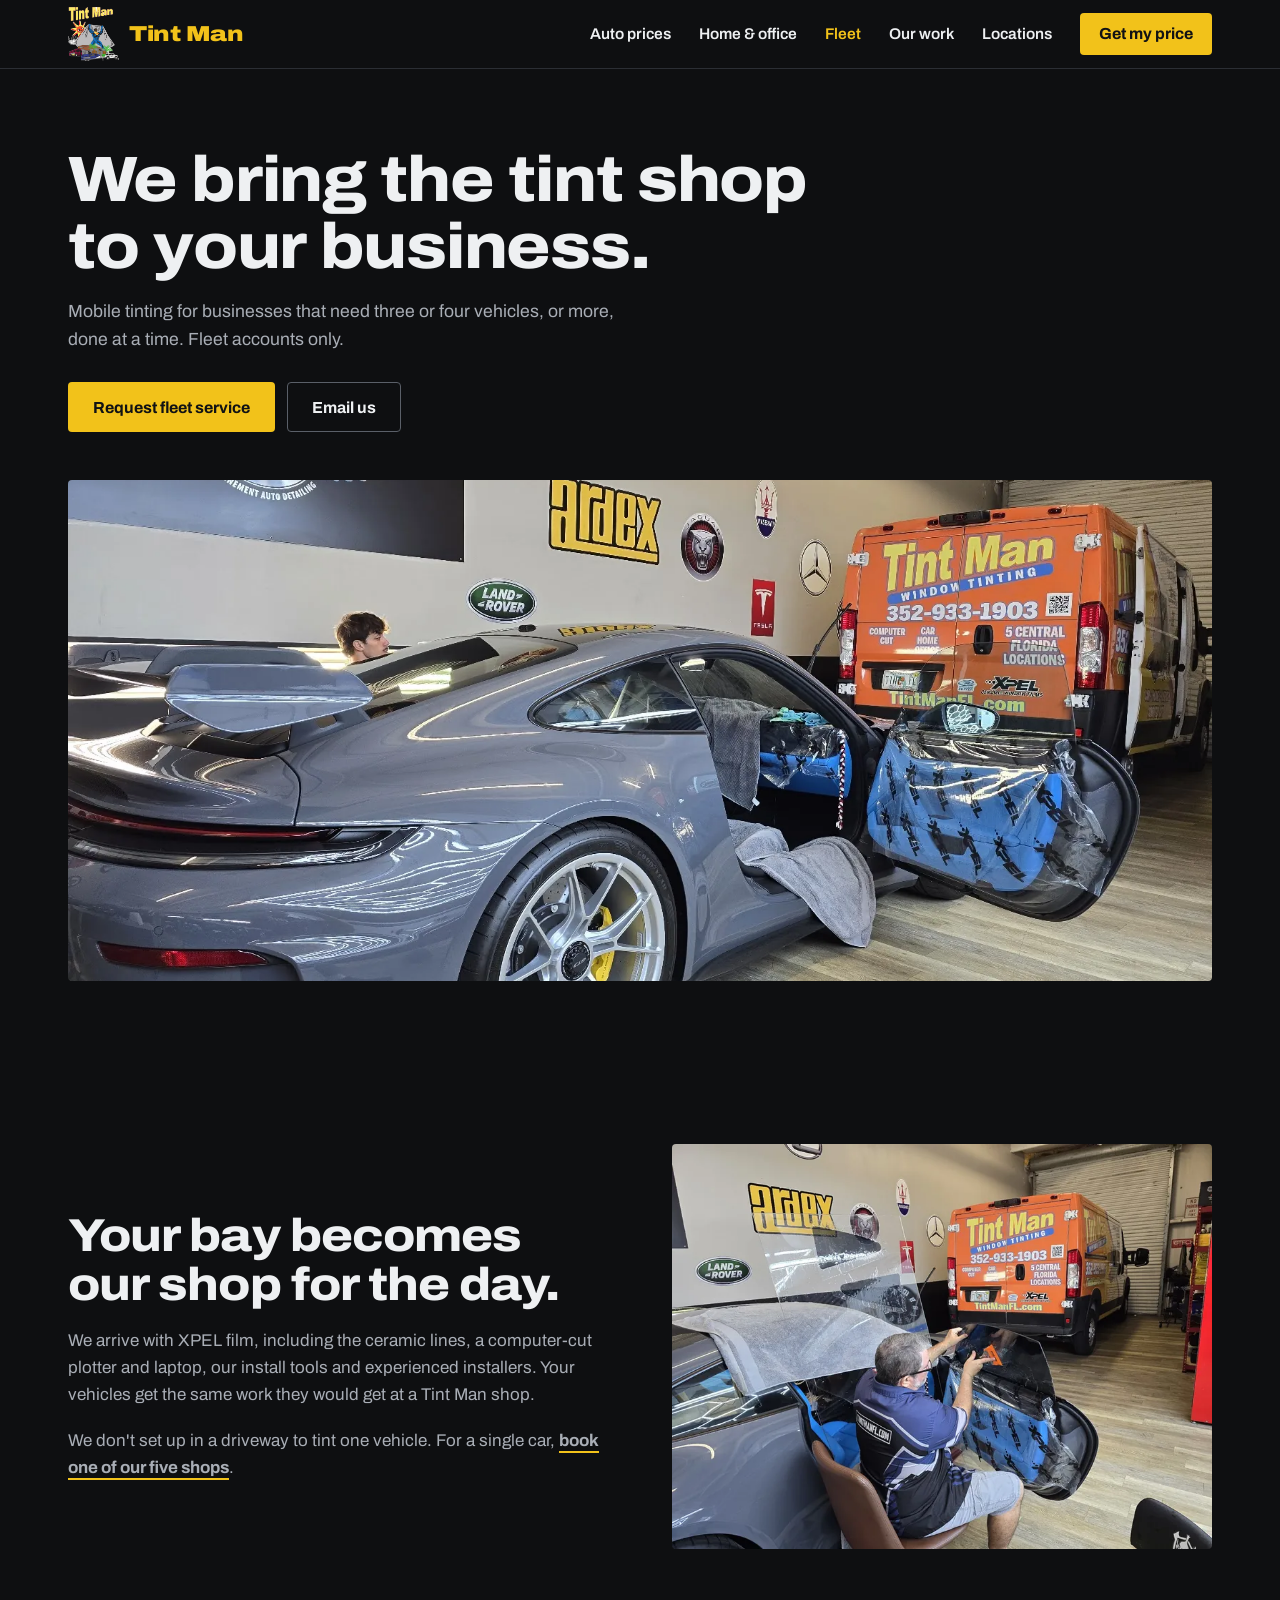
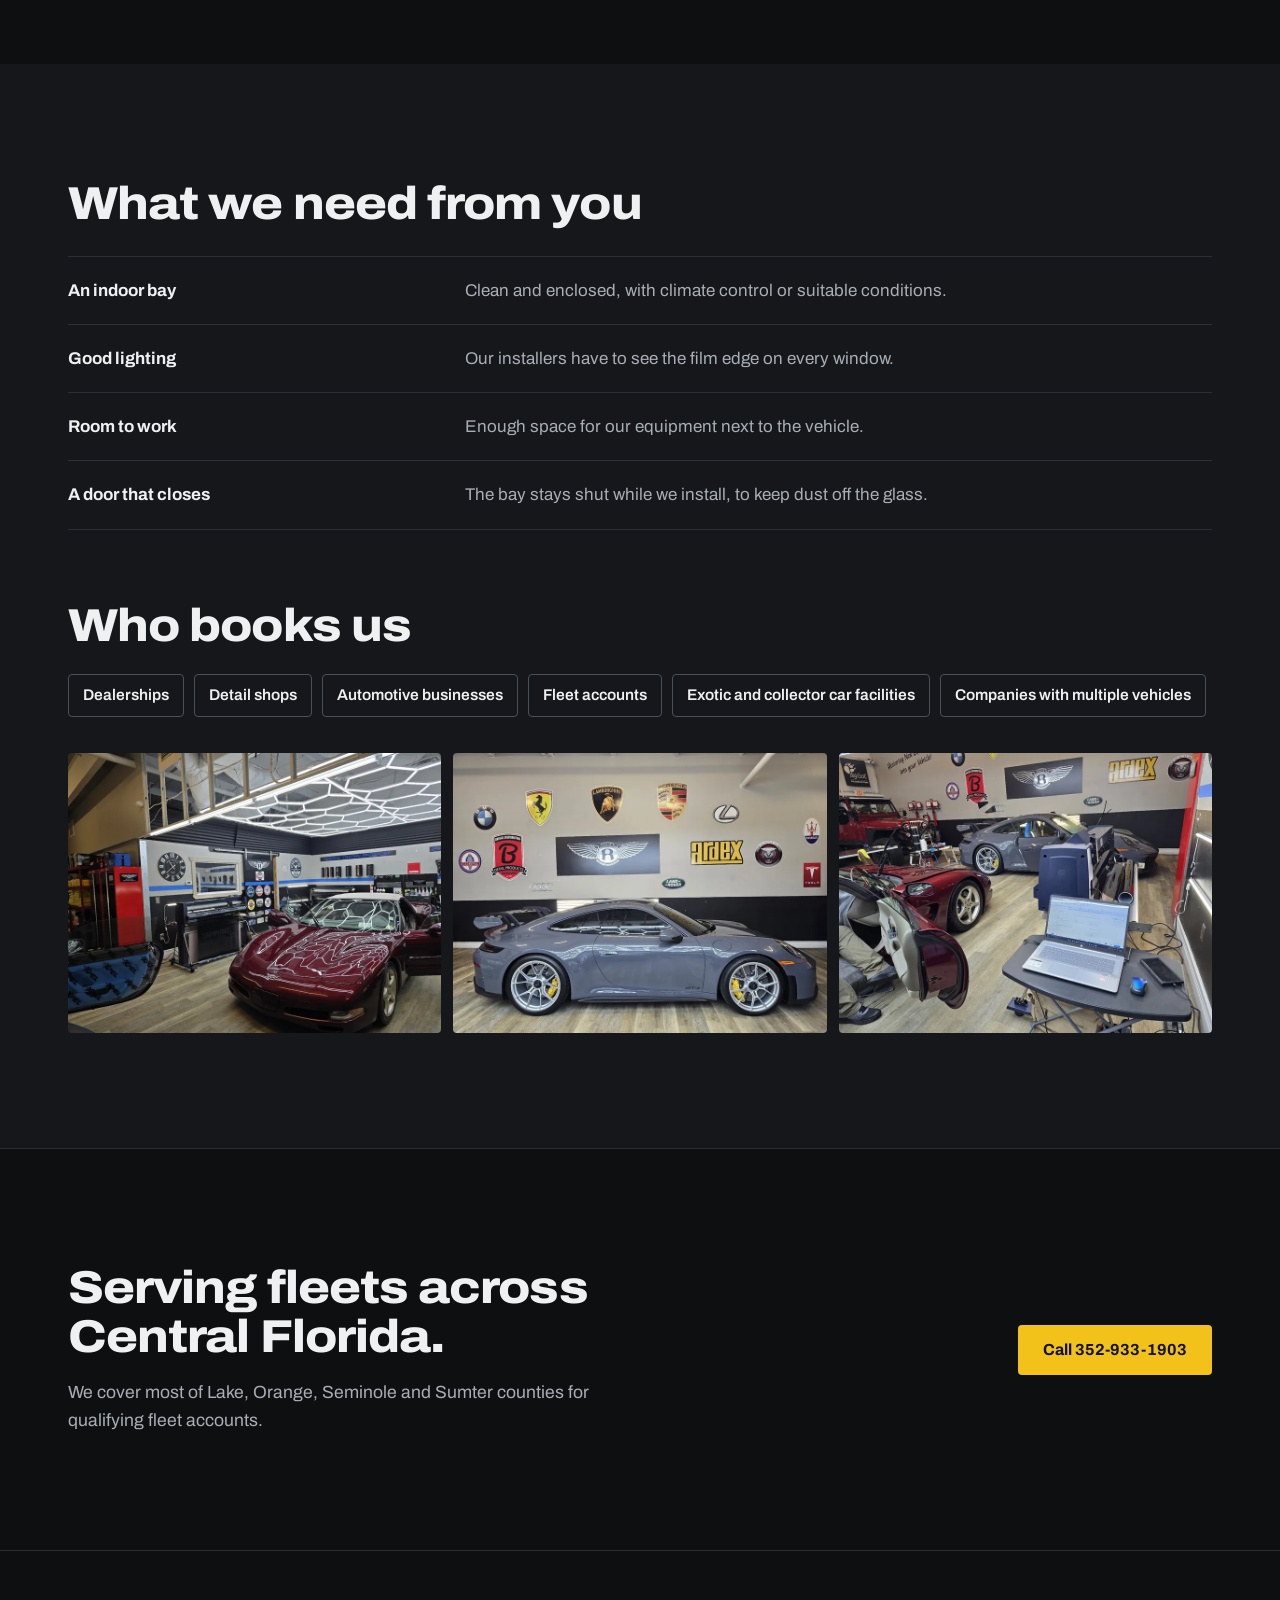
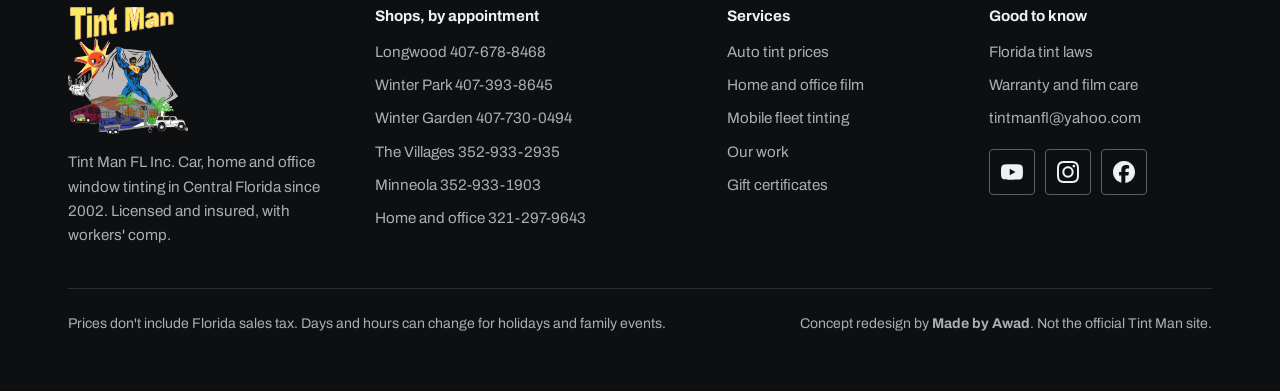
<file: fleet.html>
<!doctype html>
<html lang="en">
<head>
<meta charset="utf-8">
<meta name="viewport" content="width=device-width, initial-scale=1">
<title>Mobile Fleet Window Tinting | Tint Man FL</title>
<meta name="description" content="Tint Man brings XPEL film, a plotter and installers to your dealership, detail shop or fleet bay. Three or more vehicles at a time across Central Florida.">
<meta name="robots" content="noindex, nofollow">
<meta name="theme-color" content="#0e0f11">
<meta property="og:title" content="Mobile Fleet Window Tinting | Tint Man FL">
<meta property="og:description" content="Tint Man brings XPEL film, a plotter and installers to your dealership, detail shop or fleet bay. Three or more vehicles at a time across Central Florida.">
<meta property="og:image" content="assets/img/og.jpg">
<meta property="og:type" content="website">
<link rel="preload" href="assets/fonts/archivo.woff2" as="font" type="font/woff2" crossorigin>
<link rel="stylesheet" href="assets/site.css?v=81da66c1">
</head>
<body>
<a class="skip" href="#main">Skip to content</a>
<header class="hdr">
  <div class="wrap">
    <a class="brand" href="index.html" aria-label="Tint Man, home"><img src="assets/img/tint-man-logo.png" width="51" height="54" alt=""><span>Tint Man</span></a>
    <button class="menu" type="button" aria-expanded="false" aria-controls="nav">Menu</button>
    <nav class="nav" id="nav" aria-label="Main"><a href="auto.html">Auto prices</a><a href="home-office.html">Home &amp; office</a><a href="fleet.html" aria-current="page">Fleet</a><a href="work.html">Our work</a><a href="locations.html">Locations</a><a class="btn btn-p" href="auto.html#price">Get my price</a></nav>
  </div>
</header>
<main id="main">

<section class="phead">
  <div class="wrap">
    <h1>We bring the tint shop to your business.</h1>
    <p class="lead">Mobile tinting for businesses that need three or four vehicles, or more, done at a time. Fleet accounts only.</p>
    <div class="btns" style="margin-top:28px">
      <a class="btn btn-p" href="tel:+13529331903">Request fleet service</a>
      <a class="btn btn-s" href="mailto:tintmanfl@yahoo.com?subject=Fleet%20tinting">Email us</a>
    </div>
    <div class="hero-img"><img src="assets/img/fleet-van-porsche-800.webp" srcset="assets/img/fleet-van-porsche-800.webp 800w, assets/img/fleet-van-porsche.webp 1600w" sizes="100vw" width="1600" height="1200" alt="Tint Man van and film plotter set up inside a client garage" fetchpriority="high"></div>
  </div>
</section>

<section class="sec">
  <div class="wrap split">
    <div class="stack rv">
      <h2>Your bay becomes our shop for the day.</h2>
      <p class="mute">We arrive with XPEL film, including the ceramic lines, a computer-cut plotter and laptop, our install tools and experienced installers. Your vehicles get the same work they would get at a Tint Man shop.</p>
      <p class="mute">We don't set up in a driveway to tint one vehicle. For a single car, <a class="tlink" href="locations.html">book one of our five shops</a>.</p>
    </div>
    <div class="rv"><img src="assets/img/installer-cutting-800.webp" srcset="assets/img/installer-cutting-800.webp 800w, assets/img/installer-cutting.webp 1600w" sizes="(max-width:860px) 100vw, 50vw" width="1600" height="1200" alt="Tint Man installer trimming film on a car window" loading="lazy" decoding="async"></div>
  </div>
</section>

<section class="sec alt">
  <div class="wrap">
    <h2 class="rv">What we need from you</h2>
    <div class="rows rv">
      <div><b>An indoor bay</b><span>Clean and enclosed, with climate control or suitable conditions.</span></div>
      <div><b>Good lighting</b><span>Our installers have to see the film edge on every window.</span></div>
      <div><b>Room to work</b><span>Enough space for our equipment next to the vehicle.</span></div>
      <div><b>A door that closes</b><span>The bay stays shut while we install, to keep dust off the glass.</span></div>
    </div>
    <h2 class="rv" style="margin-top:72px">Who books us</h2>
    <ul class="chips rv">
      <li>Dealerships</li><li>Detail shops</li><li>Automotive businesses</li><li>Fleet accounts</li><li>Exotic and collector car facilities</li><li>Companies with multiple vehicles</li>
    </ul>
    <div class="strip rv">
      <img src="assets/img/fleet-garage-800.webp" srcset="assets/img/fleet-garage-800.webp 800w, assets/img/fleet-garage.webp 1600w" sizes="(max-width:700px) 50vw, 33vw" width="1600" height="1200" alt="Classic Corvette in a client garage during a fleet visit" loading="lazy" decoding="async">
      <img src="assets/img/fleet-porsche-wall-800.webp" srcset="assets/img/fleet-porsche-wall-800.webp 800w, assets/img/fleet-porsche-wall.webp 1600w" sizes="(max-width:700px) 50vw, 33vw" width="1600" height="1200" alt="Grey Porsche 911 in a client garage" loading="lazy" decoding="async">
      <img src="assets/img/fleet-laptop-800.webp" srcset="assets/img/fleet-laptop-800.webp 800w, assets/img/fleet-laptop.webp 1600w" sizes="(max-width:700px) 50vw, 33vw" width="1600" height="1200" alt="Laptop and plotter set up for cutting film patterns on site" loading="lazy" decoding="async">
    </div>
  </div>
</section>

<section class="sec end">
  <div class="wrap">
    <div>
      <h2>Serving fleets across Central Florida.</h2>
      <p class="lead">We cover most of Lake, Orange, Seminole and Sumter counties for qualifying fleet accounts.</p>
    </div>
    <div class="btns">
      <a class="btn btn-p" href="tel:+13529331903">Call 352-933-1903</a>
    </div>
  </div>
</section>
</main>
<footer class="ftr">
  <div class="wrap">
    <div class="ftr-grid">
      <div>
        <img src="assets/img/tint-man-logo.png" width="397" height="420" alt="Tint Man logo" loading="lazy">
        <p>Tint Man FL Inc. Car, home and office window tinting in Central Florida since 2002. Licensed and insured, with workers' comp.</p>
      </div>
      <div>
        <h3>Shops, by appointment</h3>
        <ul><li>Longwood <a href="tel:+14076788468">407-678-8468</a></li><li>Winter Park <a href="tel:+14073938645">407-393-8645</a></li><li>Winter Garden <a href="tel:+14077300494">407-730-0494</a></li><li>The Villages <a href="tel:+13529332935">352-933-2935</a></li><li>Minneola <a href="tel:+13529331903">352-933-1903</a></li><li>Home and office <a href="tel:+13212979643">321-297-9643</a></li></ul>
      </div>
      <div>
        <h3>Services</h3>
        <ul>
          <li><a href="auto.html">Auto tint prices</a></li>
          <li><a href="home-office.html">Home and office film</a></li>
          <li><a href="fleet.html">Mobile fleet tinting</a></li>
          <li><a href="work.html">Our work</a></li>
          <li><a href="locations.html#gift">Gift certificates</a></li>
        </ul>
      </div>
      <div>
        <h3>Good to know</h3>
        <ul>
          <li><a href="tint-laws.html">Florida tint laws</a></li>
          <li><a href="warranty.html">Warranty and film care</a></li>
          <li><a href="mailto:tintmanfl@yahoo.com">tintmanfl@yahoo.com</a></li>
        </ul>
        <div class="social"><a href="https://www.youtube.com/channel/UCc-5ROJTFRDalu6q-zeM-1g" rel="noopener" aria-label="Tint Man on YouTube"><svg viewBox="0 0 24 24" width="22" height="22" fill="currentColor" aria-hidden="true"><path d="M23.498 6.186a3.016 3.016 0 0 0-2.122-2.136C19.505 3.545 12 3.545 12 3.545s-7.505 0-9.377.505A3.017 3.017 0 0 0 .502 6.186C0 8.07 0 12 0 12s0 3.93.502 5.814a3.016 3.016 0 0 0 2.122 2.136c1.871.505 9.376.505 9.376.505s7.505 0 9.377-.505a3.015 3.015 0 0 0 2.122-2.136C24 15.93 24 12 24 12s0-3.93-.502-5.814zM9.545 15.568V8.432L15.818 12l-6.273 3.568z"/></svg></a><a href="https://www.instagram.com/tintmanwindowtinting" rel="noopener" aria-label="Tint Man on Instagram"><svg viewBox="0 0 24 24" width="22" height="22" fill="currentColor" aria-hidden="true"><path d="M7.0301.084c-1.2768.0602-2.1487.264-2.911.5634-.7888.3075-1.4575.72-2.1228 1.3877-.6652.6677-1.075 1.3368-1.3802 2.127-.2954.7638-.4956 1.6365-.552 2.914-.0564 1.2775-.0689 1.6882-.0626 4.947.0062 3.2586.0206 3.6671.0825 4.9473.061 1.2765.264 2.1482.5635 2.9107.308.7889.72 1.4573 1.388 2.1228.6679.6655 1.3365 1.0743 2.1285 1.38.7632.295 1.6361.4961 2.9134.552 1.2773.056 1.6884.069 4.9462.0627 3.2578-.0062 3.668-.0207 4.9478-.0814 1.28-.0607 2.147-.2652 2.9098-.5633.7889-.3086 1.4578-.72 2.1228-1.3881.665-.6682 1.0745-1.3378 1.3795-2.1284.2957-.7632.4966-1.636.552-2.9124.056-1.2809.0692-1.6898.063-4.948-.0063-3.2583-.021-3.6668-.0817-4.9465-.0607-1.2797-.264-2.1487-.5633-2.9117-.3084-.7889-.72-1.4568-1.3876-2.1228C21.2982 1.33 20.628.9208 19.8378.6165 19.074.321 18.2017.1197 16.9244.0645 15.6471.0093 15.236-.005 11.977.0014 8.718.0076 8.31.0215 7.0301.0839m.1402 21.6932c-1.17-.0509-1.8053-.2453-2.2287-.408-.5606-.216-.96-.4771-1.3819-.895-.422-.4178-.6811-.8186-.9-1.378-.1644-.4234-.3624-1.058-.4171-2.228-.0595-1.2645-.072-1.6442-.079-4.848-.007-3.2037.0053-3.583.0607-4.848.05-1.169.2456-1.805.408-2.2282.216-.5613.4762-.96.895-1.3816.4188-.4217.8184-.6814 1.3783-.9003.423-.1651 1.0575-.3614 2.227-.4171 1.2655-.06 1.6447-.072 4.848-.079 3.2033-.007 3.5835.005 4.8495.0608 1.169.0508 1.8053.2445 2.228.408.5608.216.96.4754 1.3816.895.4217.4194.6816.8176.9005 1.3787.1653.4217.3617 1.056.4169 2.2263.0602 1.2655.0739 1.645.0796 4.848.0058 3.203-.0055 3.5834-.061 4.848-.051 1.17-.245 1.8055-.408 2.2294-.216.5604-.4763.96-.8954 1.3814-.419.4215-.8181.6811-1.3783.9-.4224.1649-1.0577.3617-2.2262.4174-1.2656.0595-1.6448.072-4.8493.079-3.2045.007-3.5825-.006-4.848-.0608M16.953 5.5864A1.44 1.44 0 1 0 18.39 4.144a1.44 1.44 0 0 0-1.437 1.4424M5.8385 12.012c.0067 3.4032 2.7706 6.1557 6.173 6.1493 3.4026-.0065 6.157-2.7701 6.1506-6.1733-.0065-3.4032-2.771-6.1565-6.174-6.1498-3.403.0067-6.156 2.771-6.1496 6.1738M8 12.0077a4 4 0 1 1 4.008 3.9921A3.9996 3.9996 0 0 1 8 12.0077"/></svg></a><a href="https://www.facebook.com/tintmanfl" rel="noopener" aria-label="Tint Man on Facebook"><svg viewBox="0 0 24 24" width="22" height="22" fill="currentColor" aria-hidden="true"><path d="M9.101 23.691v-7.98H6.627v-3.667h2.474v-1.58c0-4.085 1.848-5.978 5.858-5.978.401 0 .955.042 1.468.103a8.68 8.68 0 0 1 1.141.195v3.325a8.623 8.623 0 0 0-.653-.036 26.805 26.805 0 0 0-.733-.009c-.707 0-1.259.096-1.675.309a1.686 1.686 0 0 0-.679.622c-.258.42-.374.995-.374 1.752v1.297h3.919l-.386 2.103-.287 1.564h-3.246v8.245C19.396 23.238 24 18.179 24 12.044c0-6.627-5.373-12-12-12s-12 5.373-12 12c0 5.628 3.874 10.35 9.101 11.647Z"/></svg></a></div>
      </div>
    </div>
    <div class="note">
      <span>Prices don't include Florida sales tax. Days and hours can change for holidays and family events.</span>
      <span>Concept redesign by <a class="tlink" href="https://madebyawad.com" rel="noopener">Made by Awad</a>. Not the official Tint Man site.</span>
    </div>
  </div>
</footer>
<div class="bar">
  <a class="btn btn-s" href="locations.html">Find a shop</a>
  <a class="btn btn-p" href="auto.html#price">Get my price</a>
</div>
<script src="assets/site.js?v=81da66c1" defer></script>
</body>
</html>
</file>
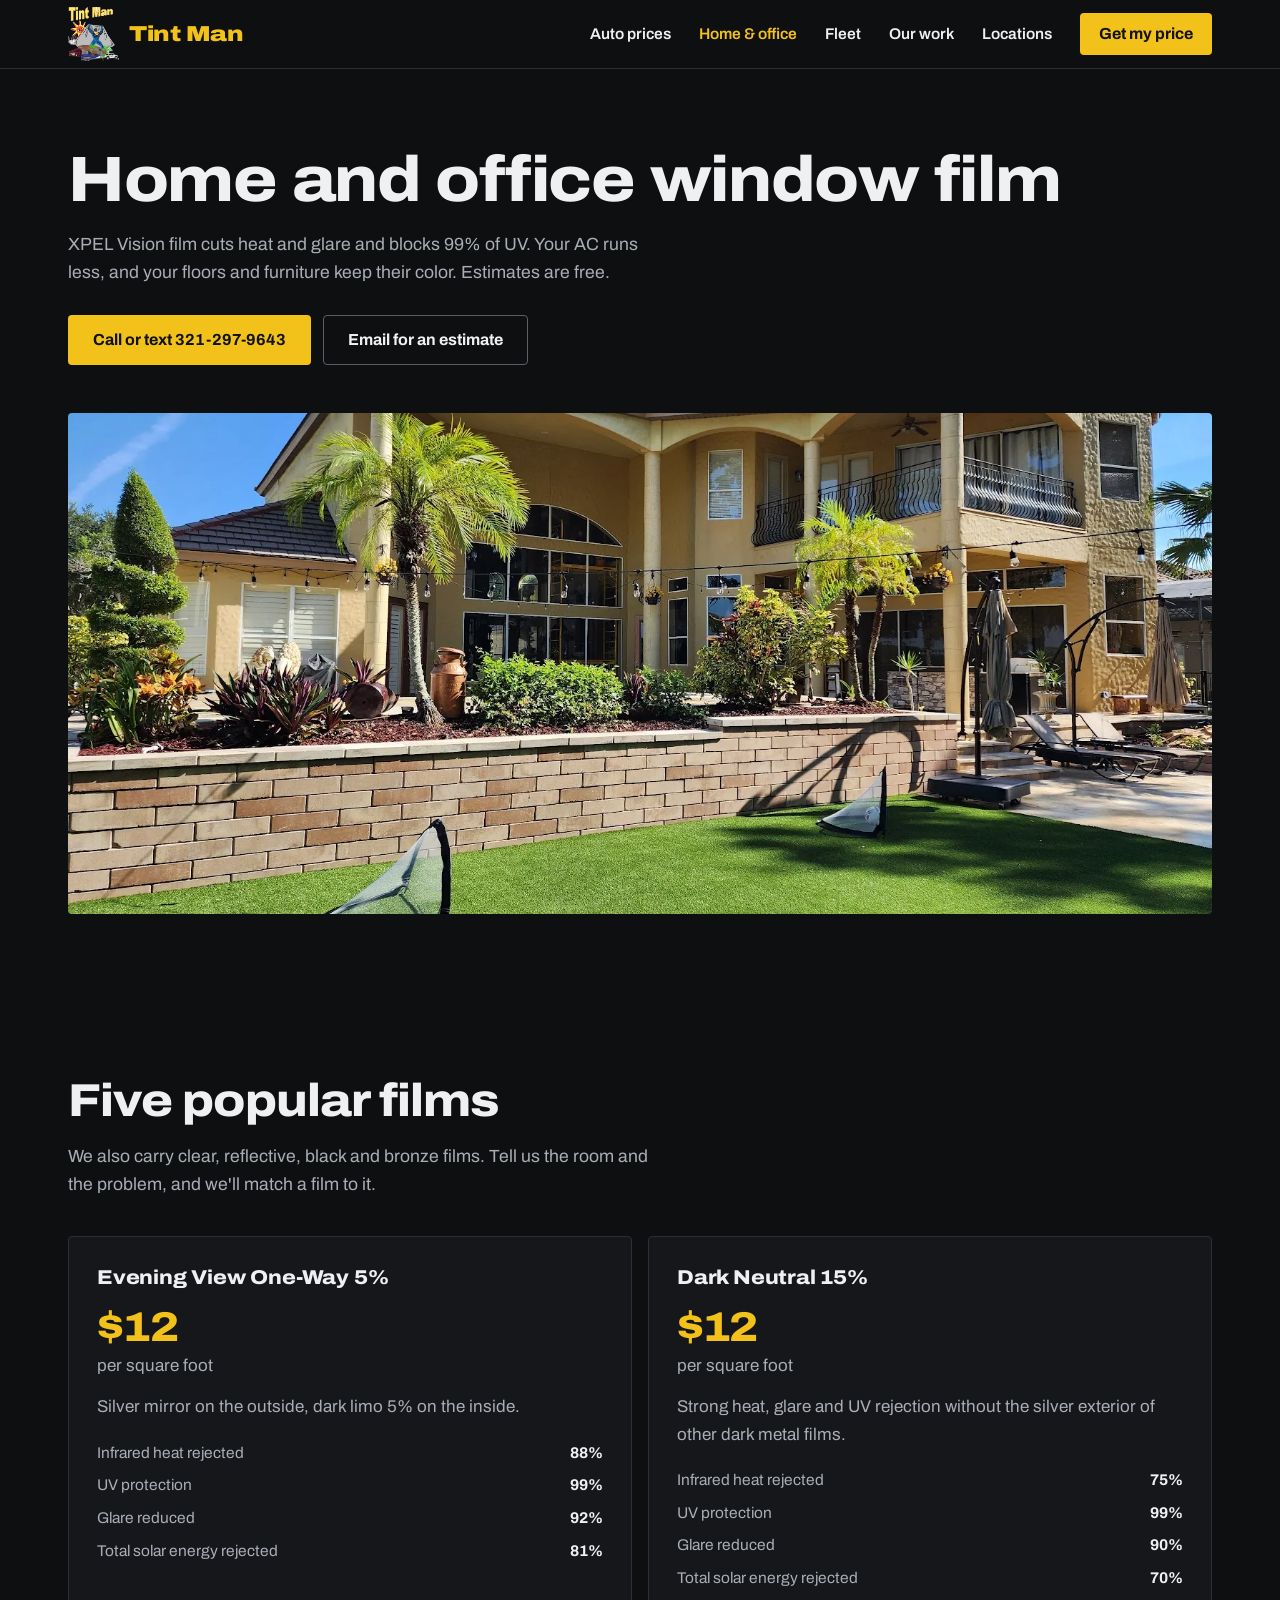
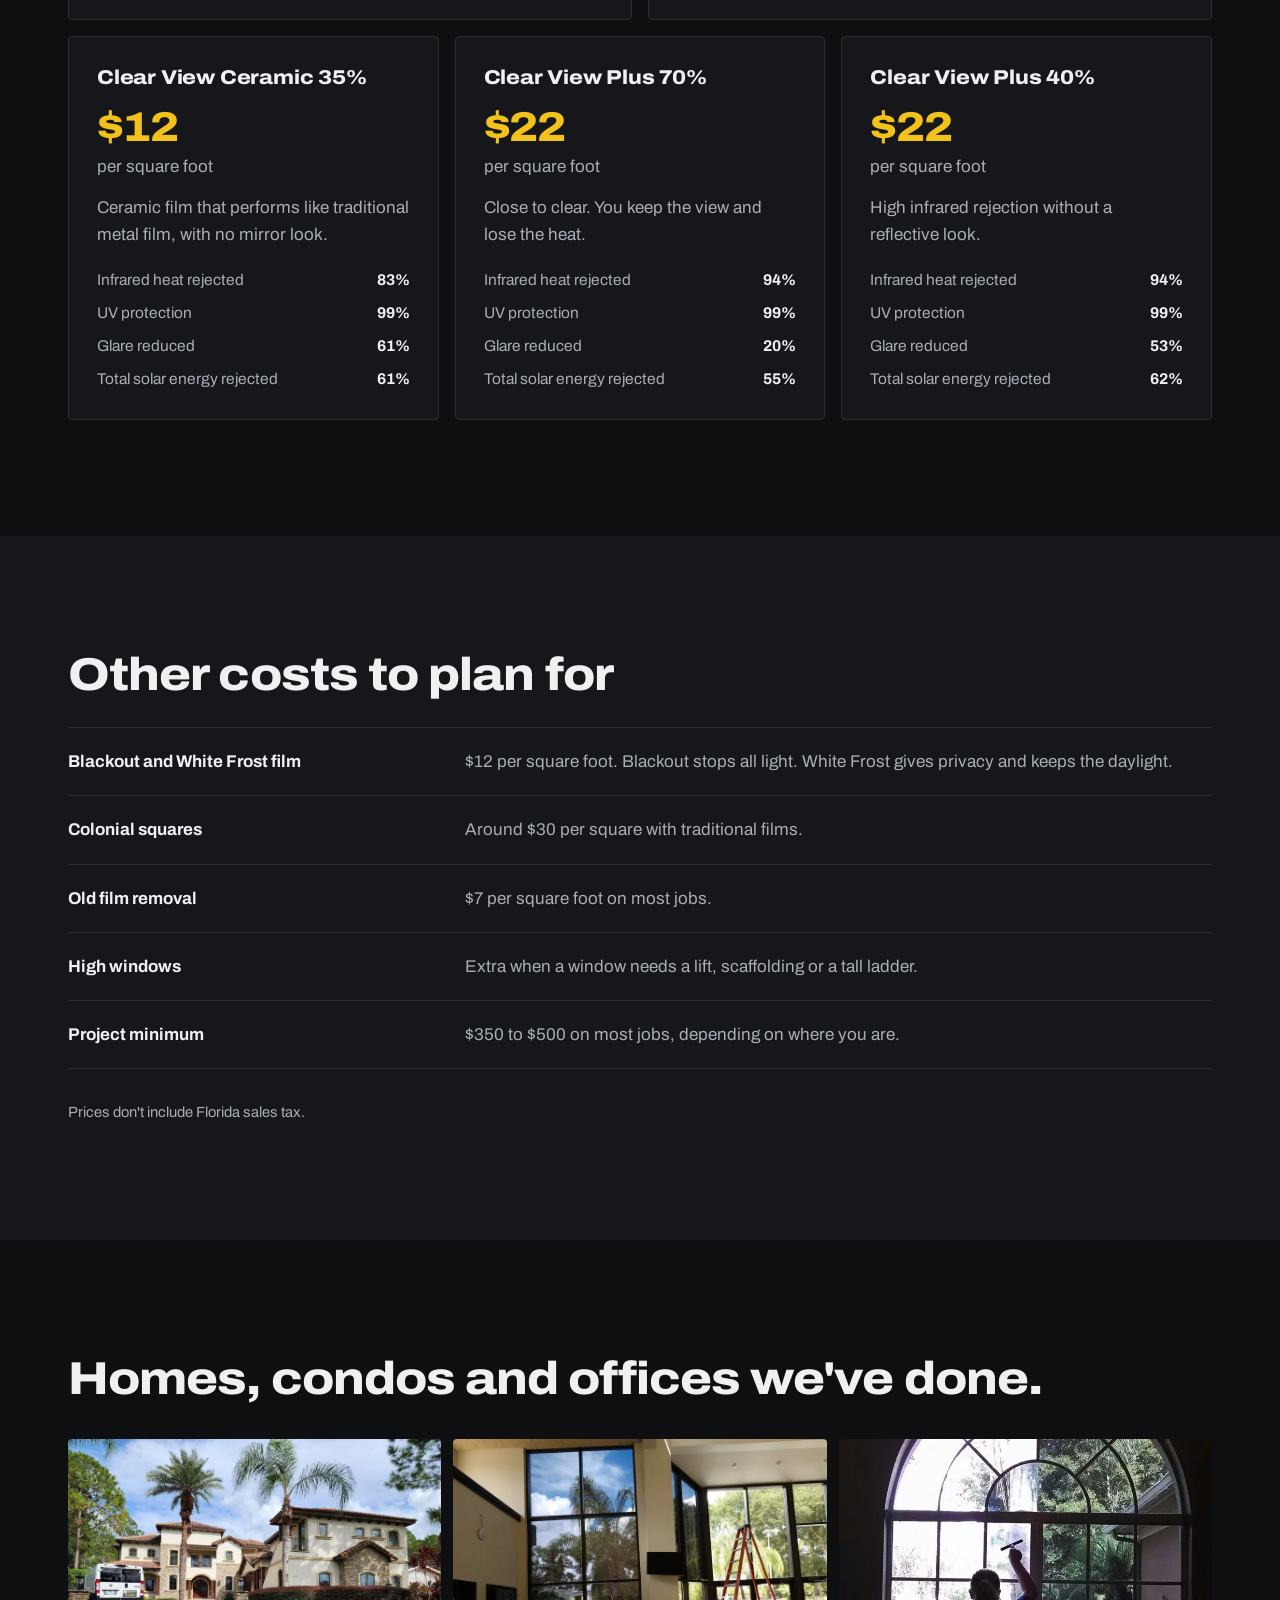
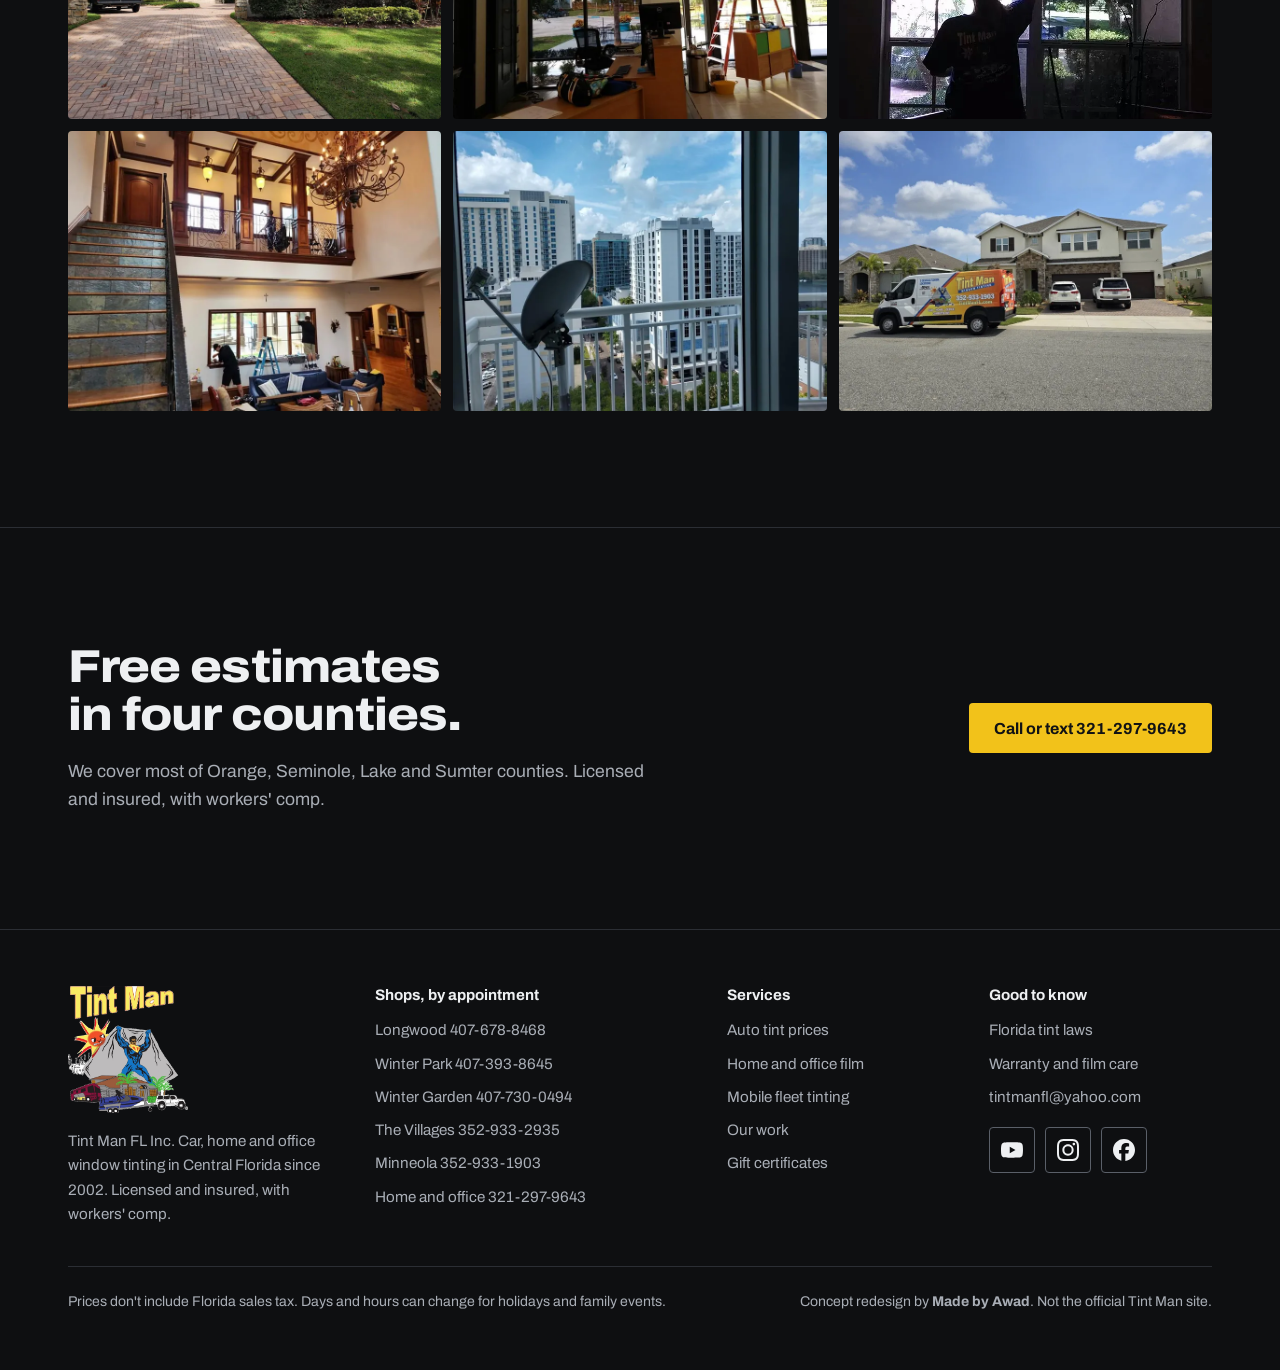
<file: home-office.html>
<!doctype html>
<html lang="en">
<head>
<meta charset="utf-8">
<meta name="viewport" content="width=device-width, initial-scale=1">
<title>Home and Office Window Film | Tint Man FL</title>
<meta name="description" content="XPEL Vision window film for Central Florida homes and offices from $12 a square foot. Free estimates in Orange, Seminole, Lake and Sumter counties.">
<meta name="robots" content="noindex, nofollow">
<meta name="theme-color" content="#0e0f11">
<meta property="og:title" content="Home and Office Window Film | Tint Man FL">
<meta property="og:description" content="XPEL Vision window film for Central Florida homes and offices from $12 a square foot. Free estimates in Orange, Seminole, Lake and Sumter counties.">
<meta property="og:image" content="assets/img/og.jpg">
<meta property="og:type" content="website">
<link rel="preload" href="assets/fonts/archivo.woff2" as="font" type="font/woff2" crossorigin>
<link rel="stylesheet" href="assets/site.css?v=81da66c1">
</head>
<body>
<a class="skip" href="#main">Skip to content</a>
<header class="hdr">
  <div class="wrap">
    <a class="brand" href="index.html" aria-label="Tint Man, home"><img src="assets/img/tint-man-logo.png" width="51" height="54" alt=""><span>Tint Man</span></a>
    <button class="menu" type="button" aria-expanded="false" aria-controls="nav">Menu</button>
    <nav class="nav" id="nav" aria-label="Main"><a href="auto.html">Auto prices</a><a href="home-office.html" aria-current="page">Home &amp; office</a><a href="fleet.html">Fleet</a><a href="work.html">Our work</a><a href="locations.html">Locations</a><a class="btn btn-p" href="auto.html#price">Get my price</a></nav>
  </div>
</header>
<main id="main">

<section class="phead">
  <div class="wrap">
    <h1>Home and office window film</h1>
    <p class="lead">XPEL Vision film cuts heat and glare and blocks 99% of UV. Your AC runs less, and your floors and furniture keep their color. Estimates are free.</p>
    <div class="btns" style="margin-top:28px">
      <a class="btn btn-p" href="tel:+13212979643">Call or text 321-297-9643</a>
      <a class="btn btn-s" href="mailto:tintmanfl@yahoo.com?subject=Home%20or%20office%20film%20estimate">Email for an estimate</a>
    </div>
    <div class="hero-img"><img src="assets/img/home-lakefront-800.webp" srcset="assets/img/home-lakefront-800.webp 800w, assets/img/home-lakefront.webp 1600w" sizes="100vw" width="1600" height="1200" alt="Two-story Florida home with tinted windows" fetchpriority="high"></div>
  </div>
</section>

<section class="sec">
  <div class="wrap">
    <h2 class="rv">Five popular films</h2>
    <p class="lead rv">We also carry clear, reflective, black and bronze films. Tell us the room and the problem, and we'll match a film to it.</p>
    <div class="specs five rv">
      <div class="spec">
        <h3>Evening View One-Way 5%</h3>
        <div class="big">$12</div><div class="mute">per square foot</div>
        <p class="mute" style="margin-top:14px">Silver mirror on the outside, dark limo 5% on the inside.</p>
        <dl><dt>Infrared heat rejected</dt><dd>88%</dd><dt>UV protection</dt><dd>99%</dd><dt>Glare reduced</dt><dd>92%</dd><dt>Total solar energy rejected</dt><dd>81%</dd></dl>
      </div>
      <div class="spec">
        <h3>Dark Neutral 15%</h3>
        <div class="big">$12</div><div class="mute">per square foot</div>
        <p class="mute" style="margin-top:14px">Strong heat, glare and UV rejection without the silver exterior of other dark metal films.</p>
        <dl><dt>Infrared heat rejected</dt><dd>75%</dd><dt>UV protection</dt><dd>99%</dd><dt>Glare reduced</dt><dd>90%</dd><dt>Total solar energy rejected</dt><dd>70%</dd></dl>
      </div>
      <div class="spec">
        <h3>Clear View Ceramic 35%</h3>
        <div class="big">$12</div><div class="mute">per square foot</div>
        <p class="mute" style="margin-top:14px">Ceramic film that performs like traditional metal film, with no mirror look.</p>
        <dl><dt>Infrared heat rejected</dt><dd>83%</dd><dt>UV protection</dt><dd>99%</dd><dt>Glare reduced</dt><dd>61%</dd><dt>Total solar energy rejected</dt><dd>61%</dd></dl>
      </div>
      <div class="spec">
        <h3>Clear View Plus 70%</h3>
        <div class="big">$22</div><div class="mute">per square foot</div>
        <p class="mute" style="margin-top:14px">Close to clear. You keep the view and lose the heat.</p>
        <dl><dt>Infrared heat rejected</dt><dd>94%</dd><dt>UV protection</dt><dd>99%</dd><dt>Glare reduced</dt><dd>20%</dd><dt>Total solar energy rejected</dt><dd>55%</dd></dl>
      </div>
      <div class="spec">
        <h3>Clear View Plus 40%</h3>
        <div class="big">$22</div><div class="mute">per square foot</div>
        <p class="mute" style="margin-top:14px">High infrared rejection without a reflective look.</p>
        <dl><dt>Infrared heat rejected</dt><dd>94%</dd><dt>UV protection</dt><dd>99%</dd><dt>Glare reduced</dt><dd>53%</dd><dt>Total solar energy rejected</dt><dd>62%</dd></dl>
      </div>
    </div>
  </div>
</section>

<section class="sec alt">
  <div class="wrap">
    <h2 class="rv">Other costs to plan for</h2>
    <div class="rows rv">
      <div><b>Blackout and White Frost film</b><span>$12 per square foot. Blackout stops all light. White Frost gives privacy and keeps the daylight.</span></div>
      <div><b>Colonial squares</b><span>Around $30 per square with traditional films.</span></div>
      <div><b>Old film removal</b><span>$7 per square foot on most jobs.</span></div>
      <div><b>High windows</b><span>Extra when a window needs a lift, scaffolding or a tall ladder.</span></div>
      <div><b>Project minimum</b><span>$350 to $500 on most jobs, depending on where you are.</span></div>
    </div>
    <p class="sec-foot mute small rv">Prices don't include Florida sales tax.</p>
  </div>
</section>

<section class="sec">
  <div class="wrap">
    <h2 class="rv">Homes, condos and offices we've done.</h2>
    <div class="strip rv">
      <img src="assets/img/home-estate-800.webp" srcset="assets/img/home-estate-800.webp 800w, assets/img/home-estate.webp 1600w" sizes="(max-width:700px) 50vw, 33vw" width="1600" height="1200" alt="Stone-front Florida home with a work van in the driveway" loading="lazy" decoding="async">
      <img src="assets/img/office-tall-glass-800.webp" srcset="assets/img/office-tall-glass-800.webp 800w, assets/img/office-tall-glass.webp 1080w" sizes="(max-width:700px) 50vw, 33vw" width="1080" height="810" alt="Tall office windows with a ladder set up for film install" loading="lazy" decoding="async">
      <img src="assets/img/installer-arched-window-800.webp" srcset="assets/img/installer-arched-window-800.webp 800w, assets/img/installer-arched-window.webp 720w" sizes="(max-width:700px) 50vw, 33vw" width="720" height="720" alt="Installer applying film to an arched window" loading="lazy" decoding="async">
      <img src="assets/img/home-interior-800.webp" srcset="assets/img/home-interior-800.webp 800w, assets/img/home-interior.webp 960w" sizes="(max-width:700px) 50vw, 33vw" width="960" height="720" alt="Installers working on upper windows inside a two-story home" loading="lazy" decoding="async">
      <img src="assets/img/condo-view-800.webp" srcset="assets/img/condo-view-800.webp 800w, assets/img/condo-view.webp 1080w" sizes="(max-width:700px) 50vw, 33vw" width="1080" height="810" alt="City view through a tinted high-rise condo window" loading="lazy" decoding="async">
      <img src="assets/img/van-at-home-800.webp" srcset="assets/img/van-at-home-800.webp 800w, assets/img/van-at-home.webp 1600w" sizes="(max-width:700px) 50vw, 33vw" width="1600" height="1200" alt="Tint Man van parked outside a two-story home" loading="lazy" decoding="async">
    </div>
  </div>
</section>

<section class="sec end">
  <div class="wrap">
    <div>
      <h2>Free estimates in four counties.</h2>
      <p class="lead">We cover most of Orange, Seminole, Lake and Sumter counties. Licensed and insured, with workers' comp.</p>
    </div>
    <div class="btns">
      <a class="btn btn-p" href="tel:+13212979643">Call or text 321-297-9643</a>
    </div>
  </div>
</section>
</main>
<footer class="ftr">
  <div class="wrap">
    <div class="ftr-grid">
      <div>
        <img src="assets/img/tint-man-logo.png" width="397" height="420" alt="Tint Man logo" loading="lazy">
        <p>Tint Man FL Inc. Car, home and office window tinting in Central Florida since 2002. Licensed and insured, with workers' comp.</p>
      </div>
      <div>
        <h3>Shops, by appointment</h3>
        <ul><li>Longwood <a href="tel:+14076788468">407-678-8468</a></li><li>Winter Park <a href="tel:+14073938645">407-393-8645</a></li><li>Winter Garden <a href="tel:+14077300494">407-730-0494</a></li><li>The Villages <a href="tel:+13529332935">352-933-2935</a></li><li>Minneola <a href="tel:+13529331903">352-933-1903</a></li><li>Home and office <a href="tel:+13212979643">321-297-9643</a></li></ul>
      </div>
      <div>
        <h3>Services</h3>
        <ul>
          <li><a href="auto.html">Auto tint prices</a></li>
          <li><a href="home-office.html">Home and office film</a></li>
          <li><a href="fleet.html">Mobile fleet tinting</a></li>
          <li><a href="work.html">Our work</a></li>
          <li><a href="locations.html#gift">Gift certificates</a></li>
        </ul>
      </div>
      <div>
        <h3>Good to know</h3>
        <ul>
          <li><a href="tint-laws.html">Florida tint laws</a></li>
          <li><a href="warranty.html">Warranty and film care</a></li>
          <li><a href="mailto:tintmanfl@yahoo.com">tintmanfl@yahoo.com</a></li>
        </ul>
        <div class="social"><a href="https://www.youtube.com/channel/UCc-5ROJTFRDalu6q-zeM-1g" rel="noopener" aria-label="Tint Man on YouTube"><svg viewBox="0 0 24 24" width="22" height="22" fill="currentColor" aria-hidden="true"><path d="M23.498 6.186a3.016 3.016 0 0 0-2.122-2.136C19.505 3.545 12 3.545 12 3.545s-7.505 0-9.377.505A3.017 3.017 0 0 0 .502 6.186C0 8.07 0 12 0 12s0 3.93.502 5.814a3.016 3.016 0 0 0 2.122 2.136c1.871.505 9.376.505 9.376.505s7.505 0 9.377-.505a3.015 3.015 0 0 0 2.122-2.136C24 15.93 24 12 24 12s0-3.93-.502-5.814zM9.545 15.568V8.432L15.818 12l-6.273 3.568z"/></svg></a><a href="https://www.instagram.com/tintmanwindowtinting" rel="noopener" aria-label="Tint Man on Instagram"><svg viewBox="0 0 24 24" width="22" height="22" fill="currentColor" aria-hidden="true"><path d="M7.0301.084c-1.2768.0602-2.1487.264-2.911.5634-.7888.3075-1.4575.72-2.1228 1.3877-.6652.6677-1.075 1.3368-1.3802 2.127-.2954.7638-.4956 1.6365-.552 2.914-.0564 1.2775-.0689 1.6882-.0626 4.947.0062 3.2586.0206 3.6671.0825 4.9473.061 1.2765.264 2.1482.5635 2.9107.308.7889.72 1.4573 1.388 2.1228.6679.6655 1.3365 1.0743 2.1285 1.38.7632.295 1.6361.4961 2.9134.552 1.2773.056 1.6884.069 4.9462.0627 3.2578-.0062 3.668-.0207 4.9478-.0814 1.28-.0607 2.147-.2652 2.9098-.5633.7889-.3086 1.4578-.72 2.1228-1.3881.665-.6682 1.0745-1.3378 1.3795-2.1284.2957-.7632.4966-1.636.552-2.9124.056-1.2809.0692-1.6898.063-4.948-.0063-3.2583-.021-3.6668-.0817-4.9465-.0607-1.2797-.264-2.1487-.5633-2.9117-.3084-.7889-.72-1.4568-1.3876-2.1228C21.2982 1.33 20.628.9208 19.8378.6165 19.074.321 18.2017.1197 16.9244.0645 15.6471.0093 15.236-.005 11.977.0014 8.718.0076 8.31.0215 7.0301.0839m.1402 21.6932c-1.17-.0509-1.8053-.2453-2.2287-.408-.5606-.216-.96-.4771-1.3819-.895-.422-.4178-.6811-.8186-.9-1.378-.1644-.4234-.3624-1.058-.4171-2.228-.0595-1.2645-.072-1.6442-.079-4.848-.007-3.2037.0053-3.583.0607-4.848.05-1.169.2456-1.805.408-2.2282.216-.5613.4762-.96.895-1.3816.4188-.4217.8184-.6814 1.3783-.9003.423-.1651 1.0575-.3614 2.227-.4171 1.2655-.06 1.6447-.072 4.848-.079 3.2033-.007 3.5835.005 4.8495.0608 1.169.0508 1.8053.2445 2.228.408.5608.216.96.4754 1.3816.895.4217.4194.6816.8176.9005 1.3787.1653.4217.3617 1.056.4169 2.2263.0602 1.2655.0739 1.645.0796 4.848.0058 3.203-.0055 3.5834-.061 4.848-.051 1.17-.245 1.8055-.408 2.2294-.216.5604-.4763.96-.8954 1.3814-.419.4215-.8181.6811-1.3783.9-.4224.1649-1.0577.3617-2.2262.4174-1.2656.0595-1.6448.072-4.8493.079-3.2045.007-3.5825-.006-4.848-.0608M16.953 5.5864A1.44 1.44 0 1 0 18.39 4.144a1.44 1.44 0 0 0-1.437 1.4424M5.8385 12.012c.0067 3.4032 2.7706 6.1557 6.173 6.1493 3.4026-.0065 6.157-2.7701 6.1506-6.1733-.0065-3.4032-2.771-6.1565-6.174-6.1498-3.403.0067-6.156 2.771-6.1496 6.1738M8 12.0077a4 4 0 1 1 4.008 3.9921A3.9996 3.9996 0 0 1 8 12.0077"/></svg></a><a href="https://www.facebook.com/tintmanfl" rel="noopener" aria-label="Tint Man on Facebook"><svg viewBox="0 0 24 24" width="22" height="22" fill="currentColor" aria-hidden="true"><path d="M9.101 23.691v-7.98H6.627v-3.667h2.474v-1.58c0-4.085 1.848-5.978 5.858-5.978.401 0 .955.042 1.468.103a8.68 8.68 0 0 1 1.141.195v3.325a8.623 8.623 0 0 0-.653-.036 26.805 26.805 0 0 0-.733-.009c-.707 0-1.259.096-1.675.309a1.686 1.686 0 0 0-.679.622c-.258.42-.374.995-.374 1.752v1.297h3.919l-.386 2.103-.287 1.564h-3.246v8.245C19.396 23.238 24 18.179 24 12.044c0-6.627-5.373-12-12-12s-12 5.373-12 12c0 5.628 3.874 10.35 9.101 11.647Z"/></svg></a></div>
      </div>
    </div>
    <div class="note">
      <span>Prices don't include Florida sales tax. Days and hours can change for holidays and family events.</span>
      <span>Concept redesign by <a class="tlink" href="https://madebyawad.com" rel="noopener">Made by Awad</a>. Not the official Tint Man site.</span>
    </div>
  </div>
</footer>
<div class="bar">
  <a class="btn btn-s" href="locations.html">Find a shop</a>
  <a class="btn btn-p" href="auto.html#price">Get my price</a>
</div>
<script src="assets/site.js?v=81da66c1" defer></script>
</body>
</html>
</file>
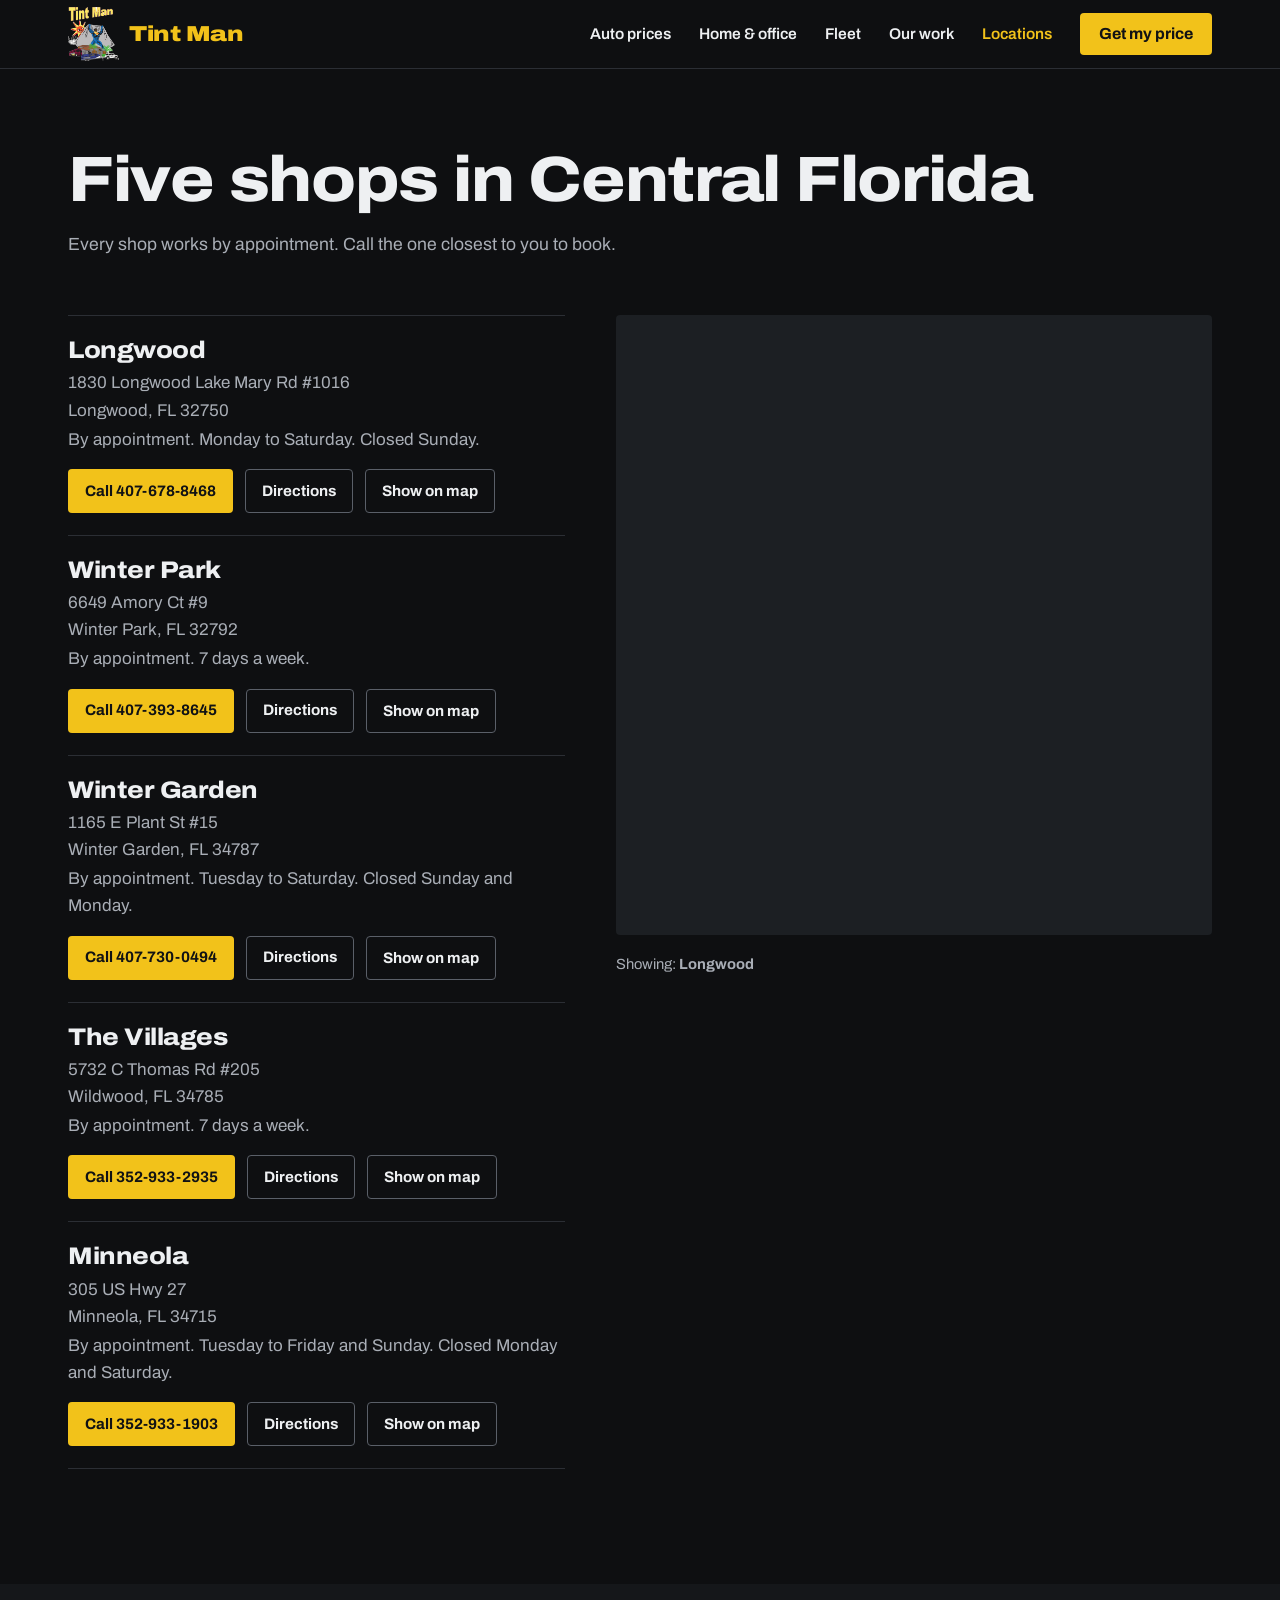
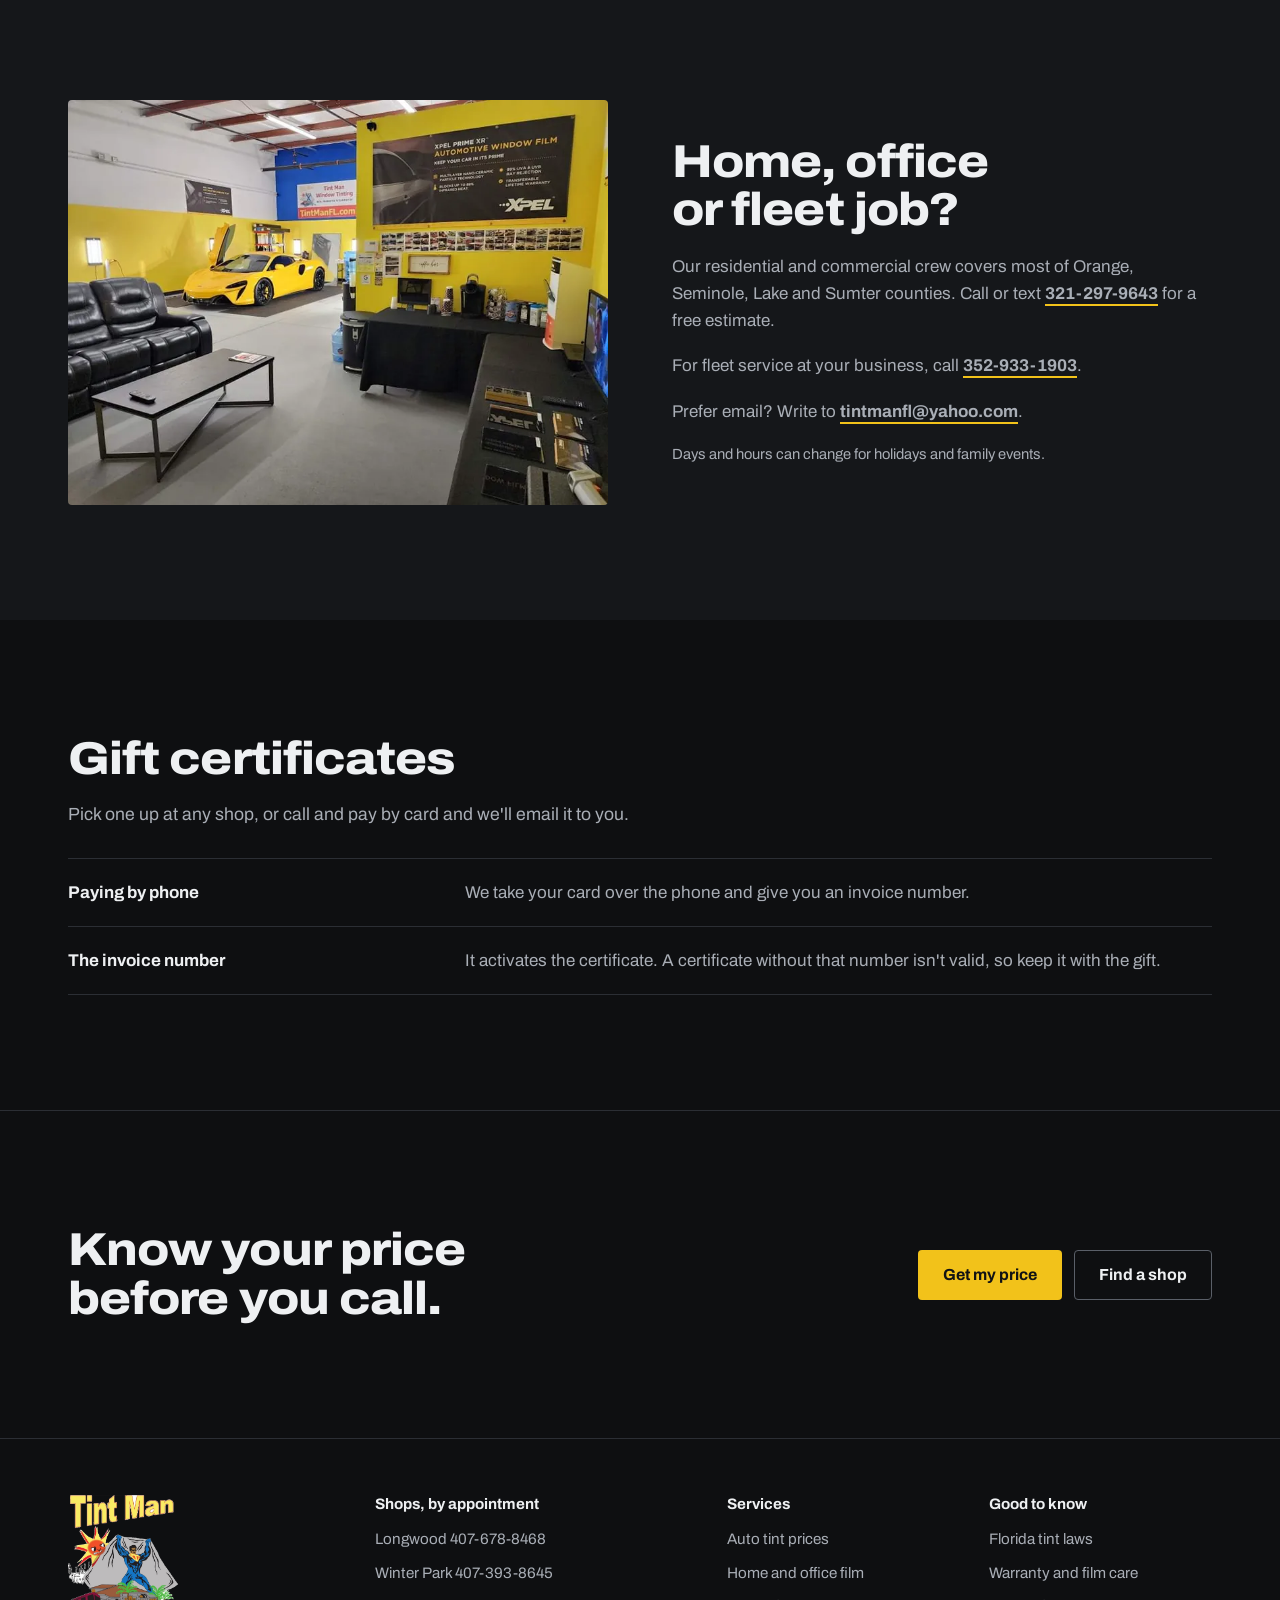
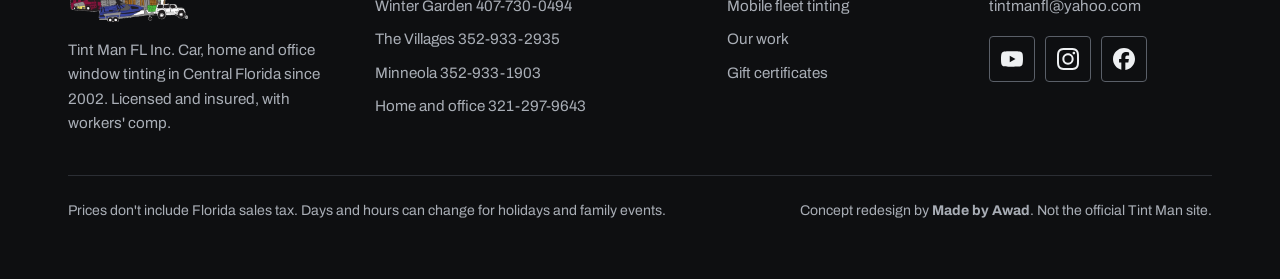
<file: locations.html>
<!doctype html>
<html lang="en">
<head>
<meta charset="utf-8">
<meta name="viewport" content="width=device-width, initial-scale=1">
<title>Locations and Hours | Tint Man FL</title>
<meta name="description" content="Tint Man window tinting shops in Longwood, Winter Park, Winter Garden, The Villages and Minneola. Addresses, days open, phone numbers and directions.">
<meta name="robots" content="noindex, nofollow">
<meta name="theme-color" content="#0e0f11">
<meta property="og:title" content="Locations and Hours | Tint Man FL">
<meta property="og:description" content="Tint Man window tinting shops in Longwood, Winter Park, Winter Garden, The Villages and Minneola. Addresses, days open, phone numbers and directions.">
<meta property="og:image" content="assets/img/og.jpg">
<meta property="og:type" content="website">
<link rel="preload" href="assets/fonts/archivo.woff2" as="font" type="font/woff2" crossorigin>
<link rel="stylesheet" href="assets/site.css?v=81da66c1">
</head>
<body>
<a class="skip" href="#main">Skip to content</a>
<header class="hdr">
  <div class="wrap">
    <a class="brand" href="index.html" aria-label="Tint Man, home"><img src="assets/img/tint-man-logo.png" width="51" height="54" alt=""><span>Tint Man</span></a>
    <button class="menu" type="button" aria-expanded="false" aria-controls="nav">Menu</button>
    <nav class="nav" id="nav" aria-label="Main"><a href="auto.html">Auto prices</a><a href="home-office.html">Home &amp; office</a><a href="fleet.html">Fleet</a><a href="work.html">Our work</a><a href="locations.html" aria-current="page">Locations</a><a class="btn btn-p" href="auto.html#price">Get my price</a></nav>
  </div>
</header>
<main id="main">

<section class="phead">
  <div class="wrap">
    <h1>Five shops in Central Florida</h1>
    <p class="lead">Every shop works by appointment. Call the one closest to you to book.</p>
  </div>
</section>
<section class="sec" style="padding-top:8px">
  <div class="wrap locs">
    <div>
      <div class="loc">
        <h2>Longwood</h2>
        <address>1830 Longwood Lake Mary Rd #1016<br>Longwood, FL 32750</address>
        <p class="dy">By appointment. Monday to Saturday. Closed Sunday.</p>
        <div class="btns">
          <a class="btn btn-p" href="tel:+14076788468">Call 407-678-8468</a>
          <a class="btn btn-s" href="https://www.google.com/maps/search/?api=1&query=Tint+Man+Window+Tinting,+1830+Longwood+Lake+Mary+Rd+%231016,+Longwood,+FL+32750" rel="noopener">Directions</a>
          <button class="btn btn-s" type="button" data-name="Longwood" data-map="Tint Man Window Tinting, 1830 Longwood Lake Mary Rd #1016, Longwood, FL 32750">Show on map</button>
        </div>
      </div>
      <div class="loc">
        <h2>Winter Park</h2>
        <address>6649 Amory Ct #9<br>Winter Park, FL 32792</address>
        <p class="dy">By appointment. 7 days a week.</p>
        <div class="btns">
          <a class="btn btn-p" href="tel:+14073938645">Call 407-393-8645</a>
          <a class="btn btn-s" href="https://www.google.com/maps/search/?api=1&query=Tint+Man+Window+Tinting,+6649+Amory+Ct+%239,+Winter+Park,+FL+32792" rel="noopener">Directions</a>
          <button class="btn btn-s" type="button" data-name="Winter Park" data-map="Tint Man Window Tinting, 6649 Amory Ct #9, Winter Park, FL 32792">Show on map</button>
        </div>
      </div>
      <div class="loc">
        <h2>Winter Garden</h2>
        <address>1165 E Plant St #15<br>Winter Garden, FL 34787</address>
        <p class="dy">By appointment. Tuesday to Saturday. Closed Sunday and Monday.</p>
        <div class="btns">
          <a class="btn btn-p" href="tel:+14077300494">Call 407-730-0494</a>
          <a class="btn btn-s" href="https://www.google.com/maps/search/?api=1&query=Tint+Man+Window+Tinting,+1165+E+Plant+St+%2315,+Winter+Garden,+FL+34787" rel="noopener">Directions</a>
          <button class="btn btn-s" type="button" data-name="Winter Garden" data-map="Tint Man Window Tinting, 1165 E Plant St #15, Winter Garden, FL 34787">Show on map</button>
        </div>
      </div>
      <div class="loc">
        <h2>The Villages</h2>
        <address>5732 C Thomas Rd #205<br>Wildwood, FL 34785</address>
        <p class="dy">By appointment. 7 days a week.</p>
        <div class="btns">
          <a class="btn btn-p" href="tel:+13529332935">Call 352-933-2935</a>
          <a class="btn btn-s" href="https://www.google.com/maps/search/?api=1&query=Tint+Man+Window+Tinting,+5732+C+Thomas+Rd+%23205,+Wildwood,+FL+34785" rel="noopener">Directions</a>
          <button class="btn btn-s" type="button" data-name="The Villages" data-map="Tint Man Window Tinting, 5732 C Thomas Rd #205, Wildwood, FL 34785">Show on map</button>
        </div>
      </div>
      <div class="loc">
        <h2>Minneola</h2>
        <address>305 US Hwy 27<br>Minneola, FL 34715</address>
        <p class="dy">By appointment. Tuesday to Friday and Sunday. Closed Monday and Saturday.</p>
        <div class="btns">
          <a class="btn btn-p" href="tel:+13529331903">Call 352-933-1903</a>
          <a class="btn btn-s" href="https://www.google.com/maps/search/?api=1&query=Tint+Man+Window+Tinting,+305+US+Hwy+27,+Minneola,+FL+34715" rel="noopener">Directions</a>
          <button class="btn btn-s" type="button" data-name="Minneola" data-map="Tint Man Window Tinting, 305 US Hwy 27, Minneola, FL 34715">Show on map</button>
        </div>
      </div>
    </div>
    <div class="map">
      <iframe id="map" title="Map of the selected Tint Man shop" loading="lazy" src="https://www.google.com/maps?q=Tint+Man+Window+Tinting,+1830+Longwood+Lake+Mary+Rd+%231016,+Longwood,+FL+32750&output=embed"></iframe>
      <p class="mute small">Showing: <b id="map-name">Longwood</b></p>
    </div>
  </div>
</section>

<section class="sec alt">
  <div class="wrap split">
    <div class="rv"><img src="assets/img/lobby-800.webp" srcset="assets/img/lobby-800.webp 800w, assets/img/lobby.webp 960w" sizes="(max-width:860px) 100vw, 50vw" width="960" height="720" alt="Tint Man shop lobby with a yellow McLaren in the bay behind it" loading="lazy" decoding="async"></div>
    <div class="stack rv">
      <h2>Home, office or fleet job?</h2>
      <p class="mute">Our residential and commercial crew covers most of Orange, Seminole, Lake and Sumter counties. Call or text <a class="tlink" href="tel:+13212979643">321-297-9643</a> for a free estimate.</p>
      <p class="mute">For fleet service at your business, call <a class="tlink" href="tel:+13529331903">352-933-1903</a>.</p>
      <p class="mute">Prefer email? Write to <a class="tlink" href="mailto:tintmanfl@yahoo.com">tintmanfl@yahoo.com</a>.</p>
      <p class="mute small">Days and hours can change for holidays and family events.</p>
    </div>
  </div>
</section>

<section class="sec" id="gift">
  <div class="wrap">
    <h2 class="rv">Gift certificates</h2>
    <p class="lead rv">Pick one up at any shop, or call and pay by card and we'll email it to you.</p>
    <div class="rows rv">
      <div><b>Paying by phone</b><span>We take your card over the phone and give you an invoice number.</span></div>
      <div><b>The invoice number</b><span>It activates the certificate. A certificate without that number isn't valid, so keep it with the gift.</span></div>
    </div>
  </div>
</section>

<section class="sec end">
  <div class="wrap">
    <h2>Know your price before you call.</h2>
    <div class="btns">
      <a class="btn btn-p" href="auto.html#price">Get my price</a>
      <a class="btn btn-s" href="locations.html">Find a shop</a>
    </div>
  </div>
</section>
</main>
<footer class="ftr">
  <div class="wrap">
    <div class="ftr-grid">
      <div>
        <img src="assets/img/tint-man-logo.png" width="397" height="420" alt="Tint Man logo" loading="lazy">
        <p>Tint Man FL Inc. Car, home and office window tinting in Central Florida since 2002. Licensed and insured, with workers' comp.</p>
      </div>
      <div>
        <h3>Shops, by appointment</h3>
        <ul><li>Longwood <a href="tel:+14076788468">407-678-8468</a></li><li>Winter Park <a href="tel:+14073938645">407-393-8645</a></li><li>Winter Garden <a href="tel:+14077300494">407-730-0494</a></li><li>The Villages <a href="tel:+13529332935">352-933-2935</a></li><li>Minneola <a href="tel:+13529331903">352-933-1903</a></li><li>Home and office <a href="tel:+13212979643">321-297-9643</a></li></ul>
      </div>
      <div>
        <h3>Services</h3>
        <ul>
          <li><a href="auto.html">Auto tint prices</a></li>
          <li><a href="home-office.html">Home and office film</a></li>
          <li><a href="fleet.html">Mobile fleet tinting</a></li>
          <li><a href="work.html">Our work</a></li>
          <li><a href="locations.html#gift">Gift certificates</a></li>
        </ul>
      </div>
      <div>
        <h3>Good to know</h3>
        <ul>
          <li><a href="tint-laws.html">Florida tint laws</a></li>
          <li><a href="warranty.html">Warranty and film care</a></li>
          <li><a href="mailto:tintmanfl@yahoo.com">tintmanfl@yahoo.com</a></li>
        </ul>
        <div class="social"><a href="https://www.youtube.com/channel/UCc-5ROJTFRDalu6q-zeM-1g" rel="noopener" aria-label="Tint Man on YouTube"><svg viewBox="0 0 24 24" width="22" height="22" fill="currentColor" aria-hidden="true"><path d="M23.498 6.186a3.016 3.016 0 0 0-2.122-2.136C19.505 3.545 12 3.545 12 3.545s-7.505 0-9.377.505A3.017 3.017 0 0 0 .502 6.186C0 8.07 0 12 0 12s0 3.93.502 5.814a3.016 3.016 0 0 0 2.122 2.136c1.871.505 9.376.505 9.376.505s7.505 0 9.377-.505a3.015 3.015 0 0 0 2.122-2.136C24 15.93 24 12 24 12s0-3.93-.502-5.814zM9.545 15.568V8.432L15.818 12l-6.273 3.568z"/></svg></a><a href="https://www.instagram.com/tintmanwindowtinting" rel="noopener" aria-label="Tint Man on Instagram"><svg viewBox="0 0 24 24" width="22" height="22" fill="currentColor" aria-hidden="true"><path d="M7.0301.084c-1.2768.0602-2.1487.264-2.911.5634-.7888.3075-1.4575.72-2.1228 1.3877-.6652.6677-1.075 1.3368-1.3802 2.127-.2954.7638-.4956 1.6365-.552 2.914-.0564 1.2775-.0689 1.6882-.0626 4.947.0062 3.2586.0206 3.6671.0825 4.9473.061 1.2765.264 2.1482.5635 2.9107.308.7889.72 1.4573 1.388 2.1228.6679.6655 1.3365 1.0743 2.1285 1.38.7632.295 1.6361.4961 2.9134.552 1.2773.056 1.6884.069 4.9462.0627 3.2578-.0062 3.668-.0207 4.9478-.0814 1.28-.0607 2.147-.2652 2.9098-.5633.7889-.3086 1.4578-.72 2.1228-1.3881.665-.6682 1.0745-1.3378 1.3795-2.1284.2957-.7632.4966-1.636.552-2.9124.056-1.2809.0692-1.6898.063-4.948-.0063-3.2583-.021-3.6668-.0817-4.9465-.0607-1.2797-.264-2.1487-.5633-2.9117-.3084-.7889-.72-1.4568-1.3876-2.1228C21.2982 1.33 20.628.9208 19.8378.6165 19.074.321 18.2017.1197 16.9244.0645 15.6471.0093 15.236-.005 11.977.0014 8.718.0076 8.31.0215 7.0301.0839m.1402 21.6932c-1.17-.0509-1.8053-.2453-2.2287-.408-.5606-.216-.96-.4771-1.3819-.895-.422-.4178-.6811-.8186-.9-1.378-.1644-.4234-.3624-1.058-.4171-2.228-.0595-1.2645-.072-1.6442-.079-4.848-.007-3.2037.0053-3.583.0607-4.848.05-1.169.2456-1.805.408-2.2282.216-.5613.4762-.96.895-1.3816.4188-.4217.8184-.6814 1.3783-.9003.423-.1651 1.0575-.3614 2.227-.4171 1.2655-.06 1.6447-.072 4.848-.079 3.2033-.007 3.5835.005 4.8495.0608 1.169.0508 1.8053.2445 2.228.408.5608.216.96.4754 1.3816.895.4217.4194.6816.8176.9005 1.3787.1653.4217.3617 1.056.4169 2.2263.0602 1.2655.0739 1.645.0796 4.848.0058 3.203-.0055 3.5834-.061 4.848-.051 1.17-.245 1.8055-.408 2.2294-.216.5604-.4763.96-.8954 1.3814-.419.4215-.8181.6811-1.3783.9-.4224.1649-1.0577.3617-2.2262.4174-1.2656.0595-1.6448.072-4.8493.079-3.2045.007-3.5825-.006-4.848-.0608M16.953 5.5864A1.44 1.44 0 1 0 18.39 4.144a1.44 1.44 0 0 0-1.437 1.4424M5.8385 12.012c.0067 3.4032 2.7706 6.1557 6.173 6.1493 3.4026-.0065 6.157-2.7701 6.1506-6.1733-.0065-3.4032-2.771-6.1565-6.174-6.1498-3.403.0067-6.156 2.771-6.1496 6.1738M8 12.0077a4 4 0 1 1 4.008 3.9921A3.9996 3.9996 0 0 1 8 12.0077"/></svg></a><a href="https://www.facebook.com/tintmanfl" rel="noopener" aria-label="Tint Man on Facebook"><svg viewBox="0 0 24 24" width="22" height="22" fill="currentColor" aria-hidden="true"><path d="M9.101 23.691v-7.98H6.627v-3.667h2.474v-1.58c0-4.085 1.848-5.978 5.858-5.978.401 0 .955.042 1.468.103a8.68 8.68 0 0 1 1.141.195v3.325a8.623 8.623 0 0 0-.653-.036 26.805 26.805 0 0 0-.733-.009c-.707 0-1.259.096-1.675.309a1.686 1.686 0 0 0-.679.622c-.258.42-.374.995-.374 1.752v1.297h3.919l-.386 2.103-.287 1.564h-3.246v8.245C19.396 23.238 24 18.179 24 12.044c0-6.627-5.373-12-12-12s-12 5.373-12 12c0 5.628 3.874 10.35 9.101 11.647Z"/></svg></a></div>
      </div>
    </div>
    <div class="note">
      <span>Prices don't include Florida sales tax. Days and hours can change for holidays and family events.</span>
      <span>Concept redesign by <a class="tlink" href="https://madebyawad.com" rel="noopener">Made by Awad</a>. Not the official Tint Man site.</span>
    </div>
  </div>
</footer>
<div class="bar">
  <a class="btn btn-s" href="locations.html">Find a shop</a>
  <a class="btn btn-p" href="auto.html#price">Get my price</a>
</div>
<script src="assets/site.js?v=81da66c1" defer></script>
</body>
</html>
</file>
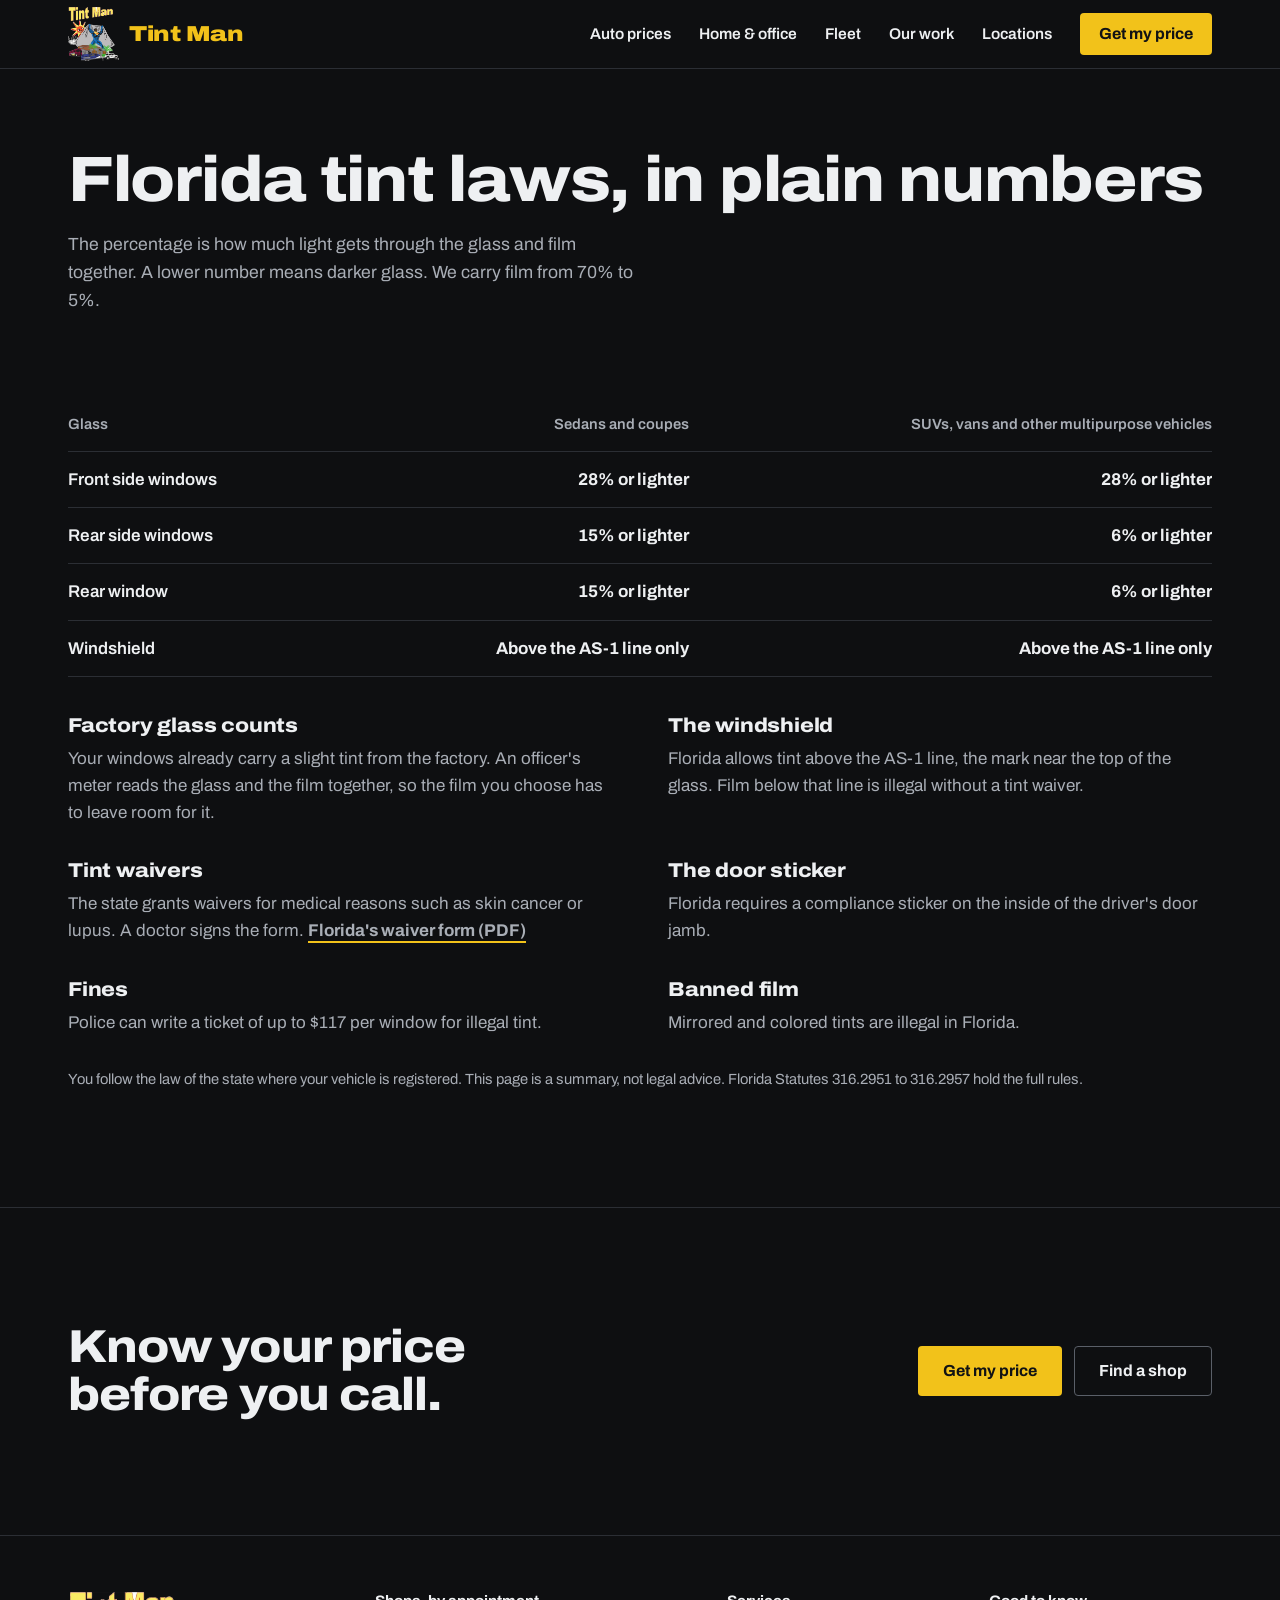
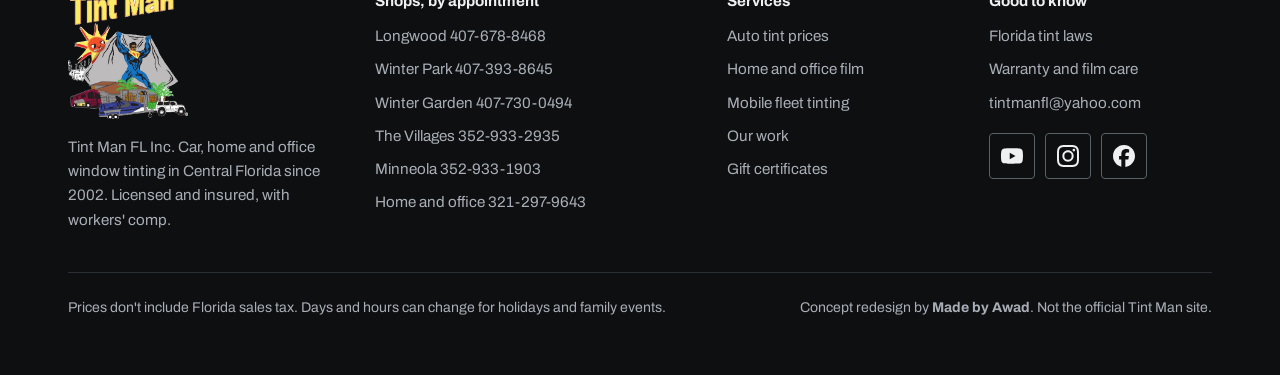
<file: tint-laws.html>
<!doctype html>
<html lang="en">
<head>
<meta charset="utf-8">
<meta name="viewport" content="width=device-width, initial-scale=1">
<title>Florida Tint Laws | Tint Man FL</title>
<meta name="description" content="Florida window tint limits in plain numbers: 28% on front side windows, 15% on the rear for sedans, 6% for SUVs and vans, plus windshield rules and waivers.">
<meta name="robots" content="noindex, nofollow">
<meta name="theme-color" content="#0e0f11">
<meta property="og:title" content="Florida Tint Laws | Tint Man FL">
<meta property="og:description" content="Florida window tint limits in plain numbers: 28% on front side windows, 15% on the rear for sedans, 6% for SUVs and vans, plus windshield rules and waivers.">
<meta property="og:image" content="assets/img/og.jpg">
<meta property="og:type" content="website">
<link rel="preload" href="assets/fonts/archivo.woff2" as="font" type="font/woff2" crossorigin>
<link rel="stylesheet" href="assets/site.css?v=81da66c1">
</head>
<body>
<a class="skip" href="#main">Skip to content</a>
<header class="hdr">
  <div class="wrap">
    <a class="brand" href="index.html" aria-label="Tint Man, home"><img src="assets/img/tint-man-logo.png" width="51" height="54" alt=""><span>Tint Man</span></a>
    <button class="menu" type="button" aria-expanded="false" aria-controls="nav">Menu</button>
    <nav class="nav" id="nav" aria-label="Main"><a href="auto.html">Auto prices</a><a href="home-office.html">Home &amp; office</a><a href="fleet.html">Fleet</a><a href="work.html">Our work</a><a href="locations.html">Locations</a><a class="btn btn-p" href="auto.html#price">Get my price</a></nav>
  </div>
</header>
<main id="main">

<section class="phead">
  <div class="wrap">
    <h1>Florida tint laws, in plain numbers</h1>
    <p class="lead">The percentage is how much light gets through the glass and film together. A lower number means darker glass. We carry film from 70% to 5%.</p>
  </div>
</section>
<section class="sec" style="padding-top:8px">
  <div class="wrap">
    <div class="tbl-wrap">
      <table>
        <thead><tr><th scope="col">Glass</th><th scope="col" class="n">Sedans and coupes</th><th scope="col" class="n">SUVs, vans and other multipurpose vehicles</th></tr></thead>
        <tbody>
          <tr><th scope="row">Front side windows</th><td class="n">28% or lighter</td><td class="n">28% or lighter</td></tr>
          <tr><th scope="row">Rear side windows</th><td class="n">15% or lighter</td><td class="n">6% or lighter</td></tr>
          <tr><th scope="row">Rear window</th><td class="n">15% or lighter</td><td class="n">6% or lighter</td></tr>
          <tr><th scope="row">Windshield</th><td class="n">Above the AS-1 line only</td><td class="n">Above the AS-1 line only</td></tr>
        </tbody>
      </table>
    </div>
    <div class="notes">
      <div><h3>Factory glass counts</h3><p>Your windows already carry a slight tint from the factory. An officer's meter reads the glass and the film together, so the film you choose has to leave room for it.</p></div>
      <div><h3>The windshield</h3><p>Florida allows tint above the AS-1 line, the mark near the top of the glass. Film below that line is illegal without a tint waiver.</p></div>
      <div><h3>Tint waivers</h3><p>The state grants waivers for medical reasons such as skin cancer or lupus. A doctor signs the form. <a class="tlink" href="https://www.flhsmv.gov/pdf/forms/83390.pdf" rel="noopener">Florida's waiver form (PDF)</a></p></div>
      <div><h3>The door sticker</h3><p>Florida requires a compliance sticker on the inside of the driver's door jamb.</p></div>
      <div><h3>Fines</h3><p>Police can write a ticket of up to $117 per window for illegal tint.</p></div>
      <div><h3>Banned film</h3><p>Mirrored and colored tints are illegal in Florida.</p></div>
    </div>
    <p class="sec-foot mute small">You follow the law of the state where your vehicle is registered. This page is a summary, not legal advice. Florida Statutes 316.2951 to 316.2957 hold the full rules.</p>
  </div>
</section>

<section class="sec end">
  <div class="wrap">
    <h2>Know your price before you call.</h2>
    <div class="btns">
      <a class="btn btn-p" href="auto.html#price">Get my price</a>
      <a class="btn btn-s" href="locations.html">Find a shop</a>
    </div>
  </div>
</section>
</main>
<footer class="ftr">
  <div class="wrap">
    <div class="ftr-grid">
      <div>
        <img src="assets/img/tint-man-logo.png" width="397" height="420" alt="Tint Man logo" loading="lazy">
        <p>Tint Man FL Inc. Car, home and office window tinting in Central Florida since 2002. Licensed and insured, with workers' comp.</p>
      </div>
      <div>
        <h3>Shops, by appointment</h3>
        <ul><li>Longwood <a href="tel:+14076788468">407-678-8468</a></li><li>Winter Park <a href="tel:+14073938645">407-393-8645</a></li><li>Winter Garden <a href="tel:+14077300494">407-730-0494</a></li><li>The Villages <a href="tel:+13529332935">352-933-2935</a></li><li>Minneola <a href="tel:+13529331903">352-933-1903</a></li><li>Home and office <a href="tel:+13212979643">321-297-9643</a></li></ul>
      </div>
      <div>
        <h3>Services</h3>
        <ul>
          <li><a href="auto.html">Auto tint prices</a></li>
          <li><a href="home-office.html">Home and office film</a></li>
          <li><a href="fleet.html">Mobile fleet tinting</a></li>
          <li><a href="work.html">Our work</a></li>
          <li><a href="locations.html#gift">Gift certificates</a></li>
        </ul>
      </div>
      <div>
        <h3>Good to know</h3>
        <ul>
          <li><a href="tint-laws.html">Florida tint laws</a></li>
          <li><a href="warranty.html">Warranty and film care</a></li>
          <li><a href="mailto:tintmanfl@yahoo.com">tintmanfl@yahoo.com</a></li>
        </ul>
        <div class="social"><a href="https://www.youtube.com/channel/UCc-5ROJTFRDalu6q-zeM-1g" rel="noopener" aria-label="Tint Man on YouTube"><svg viewBox="0 0 24 24" width="22" height="22" fill="currentColor" aria-hidden="true"><path d="M23.498 6.186a3.016 3.016 0 0 0-2.122-2.136C19.505 3.545 12 3.545 12 3.545s-7.505 0-9.377.505A3.017 3.017 0 0 0 .502 6.186C0 8.07 0 12 0 12s0 3.93.502 5.814a3.016 3.016 0 0 0 2.122 2.136c1.871.505 9.376.505 9.376.505s7.505 0 9.377-.505a3.015 3.015 0 0 0 2.122-2.136C24 15.93 24 12 24 12s0-3.93-.502-5.814zM9.545 15.568V8.432L15.818 12l-6.273 3.568z"/></svg></a><a href="https://www.instagram.com/tintmanwindowtinting" rel="noopener" aria-label="Tint Man on Instagram"><svg viewBox="0 0 24 24" width="22" height="22" fill="currentColor" aria-hidden="true"><path d="M7.0301.084c-1.2768.0602-2.1487.264-2.911.5634-.7888.3075-1.4575.72-2.1228 1.3877-.6652.6677-1.075 1.3368-1.3802 2.127-.2954.7638-.4956 1.6365-.552 2.914-.0564 1.2775-.0689 1.6882-.0626 4.947.0062 3.2586.0206 3.6671.0825 4.9473.061 1.2765.264 2.1482.5635 2.9107.308.7889.72 1.4573 1.388 2.1228.6679.6655 1.3365 1.0743 2.1285 1.38.7632.295 1.6361.4961 2.9134.552 1.2773.056 1.6884.069 4.9462.0627 3.2578-.0062 3.668-.0207 4.9478-.0814 1.28-.0607 2.147-.2652 2.9098-.5633.7889-.3086 1.4578-.72 2.1228-1.3881.665-.6682 1.0745-1.3378 1.3795-2.1284.2957-.7632.4966-1.636.552-2.9124.056-1.2809.0692-1.6898.063-4.948-.0063-3.2583-.021-3.6668-.0817-4.9465-.0607-1.2797-.264-2.1487-.5633-2.9117-.3084-.7889-.72-1.4568-1.3876-2.1228C21.2982 1.33 20.628.9208 19.8378.6165 19.074.321 18.2017.1197 16.9244.0645 15.6471.0093 15.236-.005 11.977.0014 8.718.0076 8.31.0215 7.0301.0839m.1402 21.6932c-1.17-.0509-1.8053-.2453-2.2287-.408-.5606-.216-.96-.4771-1.3819-.895-.422-.4178-.6811-.8186-.9-1.378-.1644-.4234-.3624-1.058-.4171-2.228-.0595-1.2645-.072-1.6442-.079-4.848-.007-3.2037.0053-3.583.0607-4.848.05-1.169.2456-1.805.408-2.2282.216-.5613.4762-.96.895-1.3816.4188-.4217.8184-.6814 1.3783-.9003.423-.1651 1.0575-.3614 2.227-.4171 1.2655-.06 1.6447-.072 4.848-.079 3.2033-.007 3.5835.005 4.8495.0608 1.169.0508 1.8053.2445 2.228.408.5608.216.96.4754 1.3816.895.4217.4194.6816.8176.9005 1.3787.1653.4217.3617 1.056.4169 2.2263.0602 1.2655.0739 1.645.0796 4.848.0058 3.203-.0055 3.5834-.061 4.848-.051 1.17-.245 1.8055-.408 2.2294-.216.5604-.4763.96-.8954 1.3814-.419.4215-.8181.6811-1.3783.9-.4224.1649-1.0577.3617-2.2262.4174-1.2656.0595-1.6448.072-4.8493.079-3.2045.007-3.5825-.006-4.848-.0608M16.953 5.5864A1.44 1.44 0 1 0 18.39 4.144a1.44 1.44 0 0 0-1.437 1.4424M5.8385 12.012c.0067 3.4032 2.7706 6.1557 6.173 6.1493 3.4026-.0065 6.157-2.7701 6.1506-6.1733-.0065-3.4032-2.771-6.1565-6.174-6.1498-3.403.0067-6.156 2.771-6.1496 6.1738M8 12.0077a4 4 0 1 1 4.008 3.9921A3.9996 3.9996 0 0 1 8 12.0077"/></svg></a><a href="https://www.facebook.com/tintmanfl" rel="noopener" aria-label="Tint Man on Facebook"><svg viewBox="0 0 24 24" width="22" height="22" fill="currentColor" aria-hidden="true"><path d="M9.101 23.691v-7.98H6.627v-3.667h2.474v-1.58c0-4.085 1.848-5.978 5.858-5.978.401 0 .955.042 1.468.103a8.68 8.68 0 0 1 1.141.195v3.325a8.623 8.623 0 0 0-.653-.036 26.805 26.805 0 0 0-.733-.009c-.707 0-1.259.096-1.675.309a1.686 1.686 0 0 0-.679.622c-.258.42-.374.995-.374 1.752v1.297h3.919l-.386 2.103-.287 1.564h-3.246v8.245C19.396 23.238 24 18.179 24 12.044c0-6.627-5.373-12-12-12s-12 5.373-12 12c0 5.628 3.874 10.35 9.101 11.647Z"/></svg></a></div>
      </div>
    </div>
    <div class="note">
      <span>Prices don't include Florida sales tax. Days and hours can change for holidays and family events.</span>
      <span>Concept redesign by <a class="tlink" href="https://madebyawad.com" rel="noopener">Made by Awad</a>. Not the official Tint Man site.</span>
    </div>
  </div>
</footer>
<div class="bar">
  <a class="btn btn-s" href="locations.html">Find a shop</a>
  <a class="btn btn-p" href="auto.html#price">Get my price</a>
</div>
<script src="assets/site.js?v=81da66c1" defer></script>
</body>
</html>
</file>
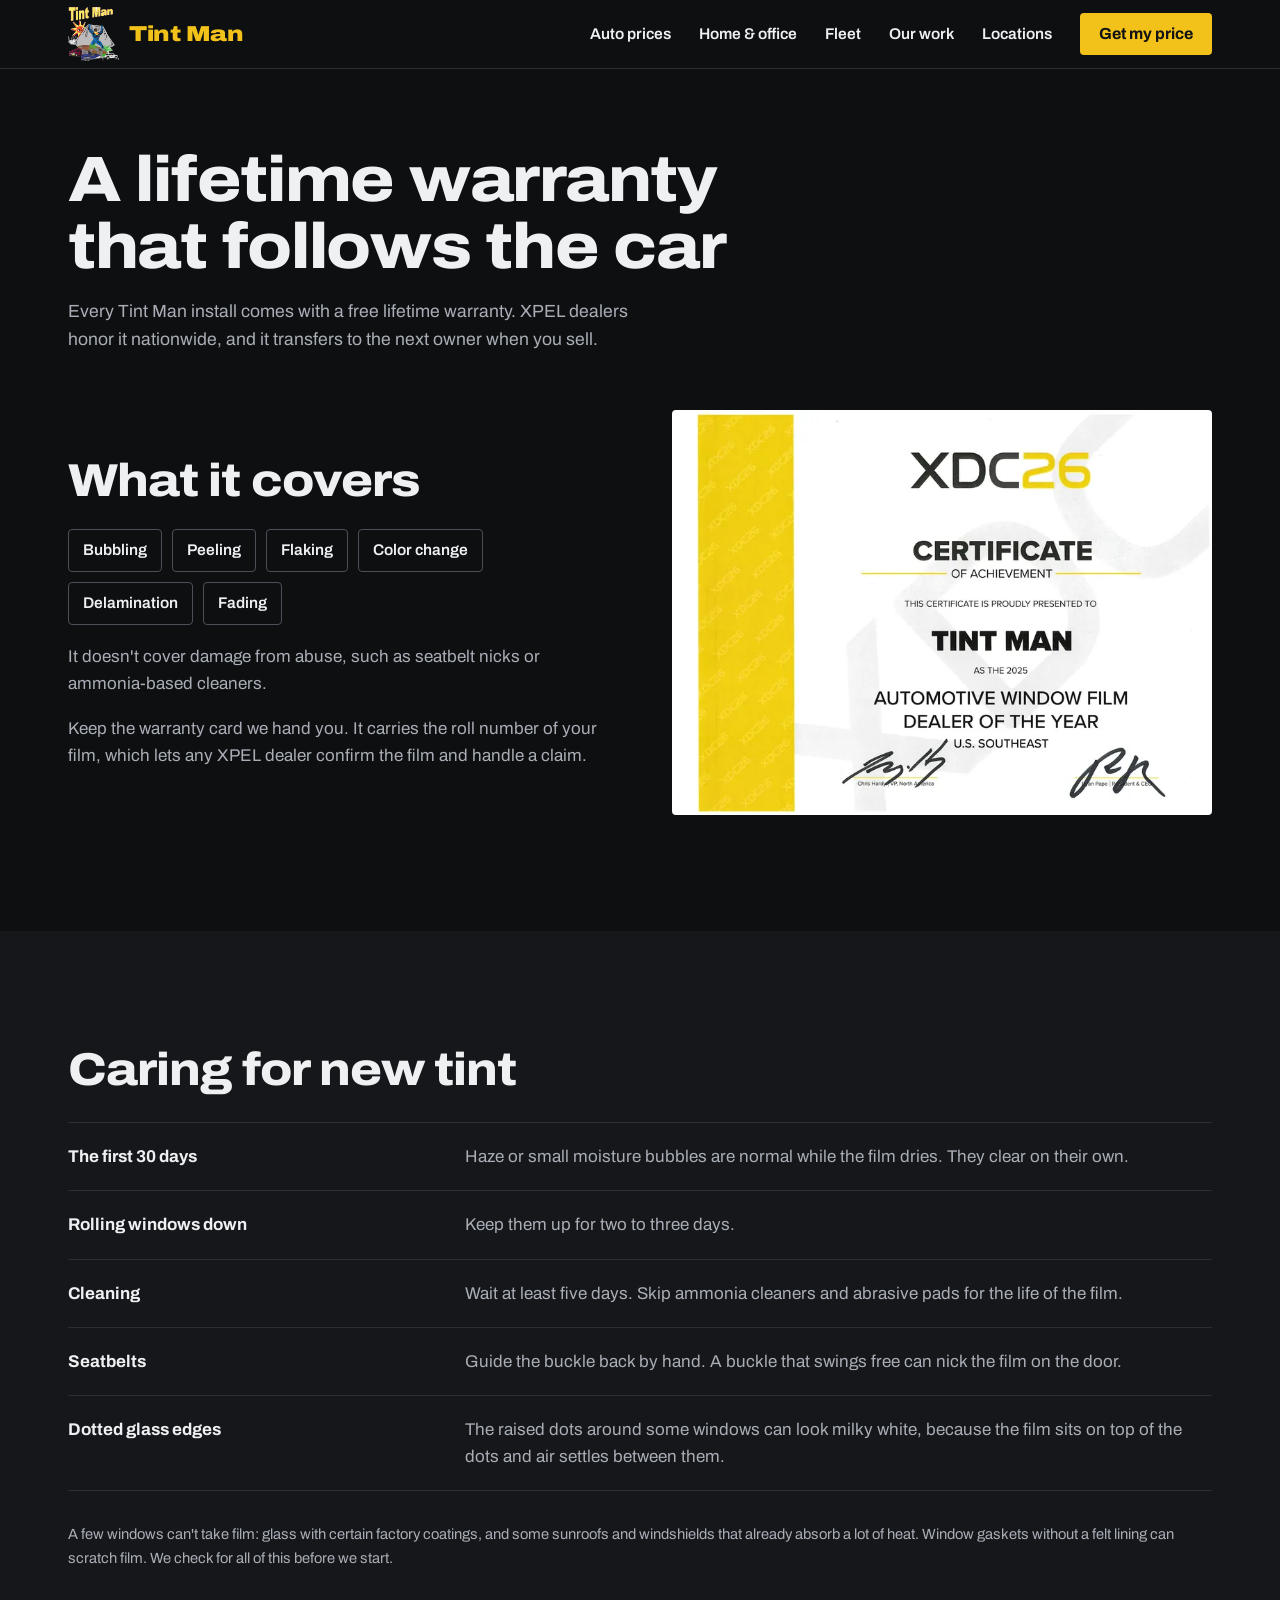
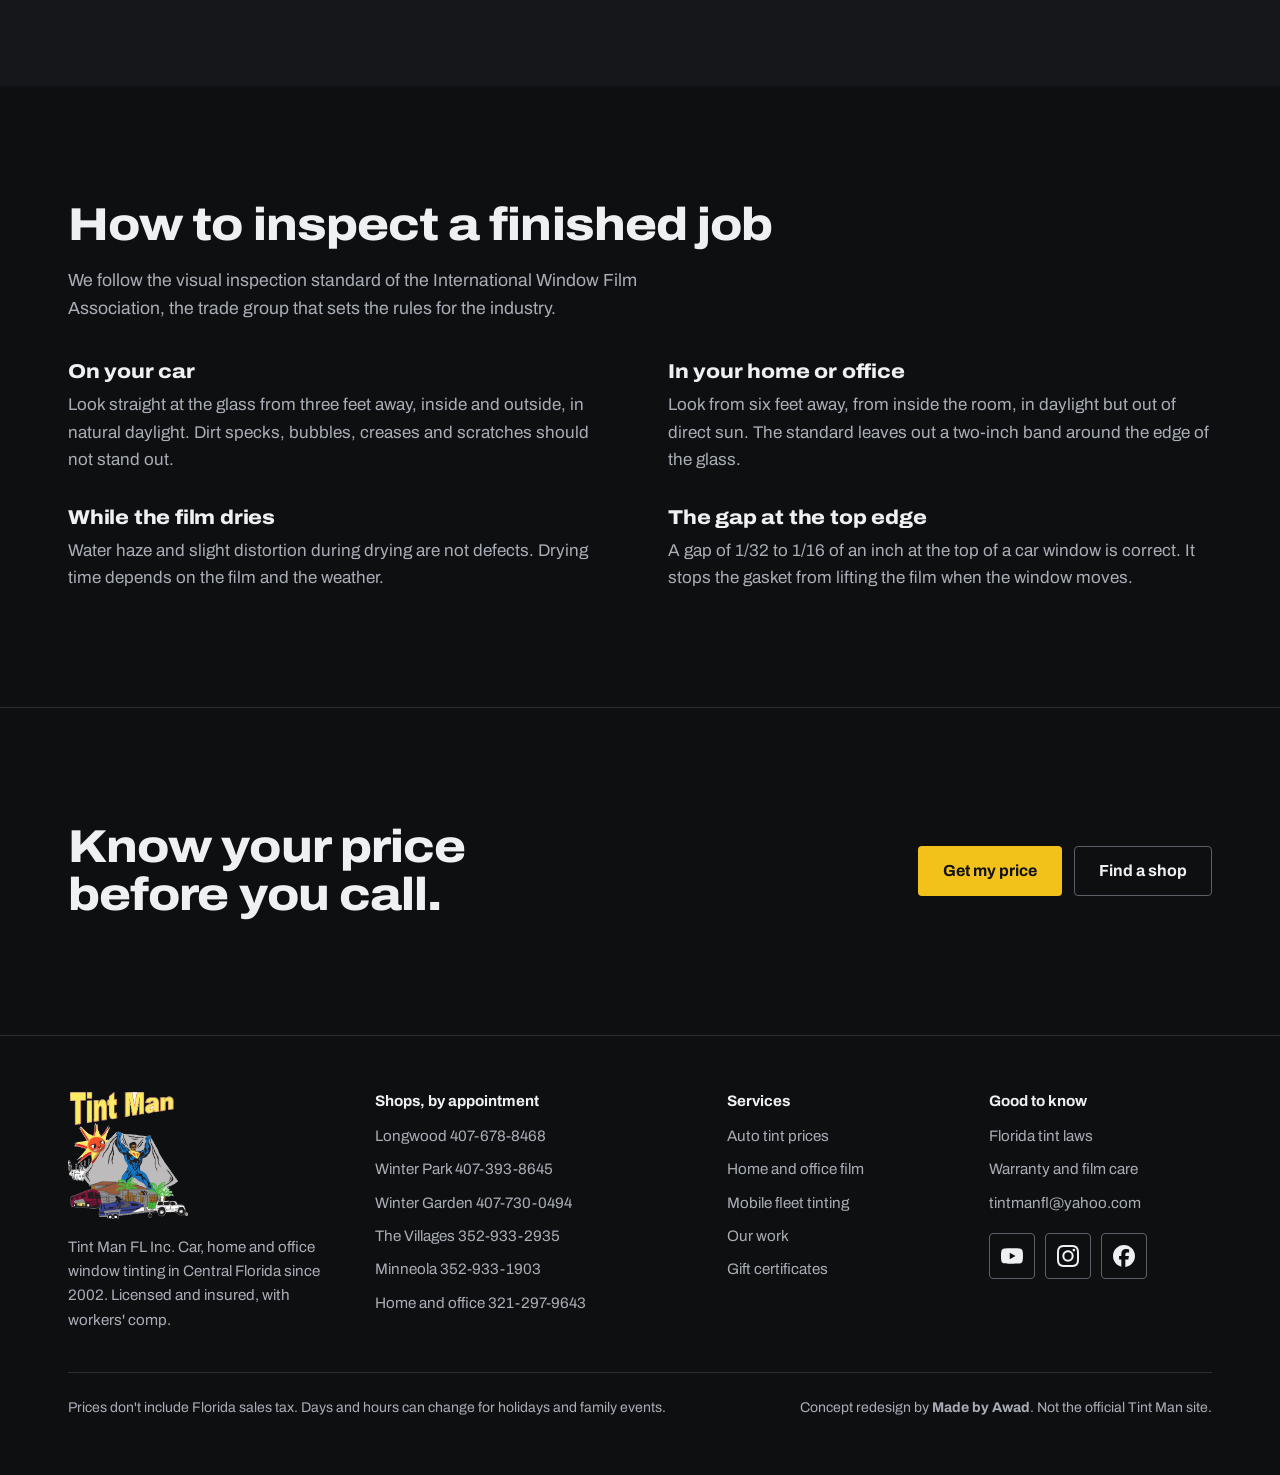
<file: warranty.html>
<!doctype html>
<html lang="en">
<head>
<meta charset="utf-8">
<meta name="viewport" content="width=device-width, initial-scale=1">
<title>Warranty and Film Care | Tint Man FL</title>
<meta name="description" content="Tint Man's lifetime, nationwide, transferable XPEL warranty, how to care for new window tint, and how to inspect a finished job.">
<meta name="robots" content="noindex, nofollow">
<meta name="theme-color" content="#0e0f11">
<meta property="og:title" content="Warranty and Film Care | Tint Man FL">
<meta property="og:description" content="Tint Man's lifetime, nationwide, transferable XPEL warranty, how to care for new window tint, and how to inspect a finished job.">
<meta property="og:image" content="assets/img/og.jpg">
<meta property="og:type" content="website">
<link rel="preload" href="assets/fonts/archivo.woff2" as="font" type="font/woff2" crossorigin>
<link rel="stylesheet" href="assets/site.css?v=81da66c1">
</head>
<body>
<a class="skip" href="#main">Skip to content</a>
<header class="hdr">
  <div class="wrap">
    <a class="brand" href="index.html" aria-label="Tint Man, home"><img src="assets/img/tint-man-logo.png" width="51" height="54" alt=""><span>Tint Man</span></a>
    <button class="menu" type="button" aria-expanded="false" aria-controls="nav">Menu</button>
    <nav class="nav" id="nav" aria-label="Main"><a href="auto.html">Auto prices</a><a href="home-office.html">Home &amp; office</a><a href="fleet.html">Fleet</a><a href="work.html">Our work</a><a href="locations.html">Locations</a><a class="btn btn-p" href="auto.html#price">Get my price</a></nav>
  </div>
</header>
<main id="main">

<section class="phead">
  <div class="wrap">
    <h1>A lifetime warranty that follows the car</h1>
    <p class="lead">Every Tint Man install comes with a free lifetime warranty. XPEL dealers honor it nationwide, and it transfers to the next owner when you sell.</p>
  </div>
</section>
<section class="sec" style="padding-top:8px">
  <div class="wrap split">
    <div class="stack">
      <h2>What it covers</h2>
      <ul class="chips"><li>Bubbling</li><li>Peeling</li><li>Flaking</li><li>Color change</li><li>Delamination</li><li>Fading</li></ul>
      <p class="mute">It doesn't cover damage from abuse, such as seatbelt nicks or ammonia-based cleaners.</p>
      <p class="mute">Keep the warranty card we hand you. It carries the roll number of your film, which lets any XPEL dealer confirm the film and handle a claim.</p>
    </div>
    <div><img src="assets/img/xpel-certificate-800.webp" srcset="assets/img/xpel-certificate-800.webp 800w, assets/img/xpel-certificate.webp 1600w" sizes="(max-width:860px) 100vw, 50vw" width="1600" height="1164" alt="XPEL certificate naming Tint Man the 2025 Automotive Window Film Dealer of the Year, U.S. Southeast" loading="lazy" decoding="async"></div>
  </div>
</section>

<section class="sec alt">
  <div class="wrap">
    <h2 class="rv">Caring for new tint</h2>
    <div class="rows rv">
      <div><b>The first 30 days</b><span>Haze or small moisture bubbles are normal while the film dries. They clear on their own.</span></div>
      <div><b>Rolling windows down</b><span>Keep them up for two to three days.</span></div>
      <div><b>Cleaning</b><span>Wait at least five days. Skip ammonia cleaners and abrasive pads for the life of the film.</span></div>
      <div><b>Seatbelts</b><span>Guide the buckle back by hand. A buckle that swings free can nick the film on the door.</span></div>
      <div><b>Dotted glass edges</b><span>The raised dots around some windows can look milky white, because the film sits on top of the dots and air settles between them.</span></div>
    </div>
    <p class="sec-foot mute small rv">A few windows can't take film: glass with certain factory coatings, and some sunroofs and windshields that already absorb a lot of heat. Window gaskets without a felt lining can scratch film. We check for all of this before we start.</p>
  </div>
</section>

<section class="sec">
  <div class="wrap">
    <h2 class="rv">How to inspect a finished job</h2>
    <p class="lead rv">We follow the visual inspection standard of the International Window Film Association, the trade group that sets the rules for the industry.</p>
    <div class="notes rv">
      <div><h3>On your car</h3><p>Look straight at the glass from three feet away, inside and outside, in natural daylight. Dirt specks, bubbles, creases and scratches should not stand out.</p></div>
      <div><h3>In your home or office</h3><p>Look from six feet away, from inside the room, in daylight but out of direct sun. The standard leaves out a two-inch band around the edge of the glass.</p></div>
      <div><h3>While the film dries</h3><p>Water haze and slight distortion during drying are not defects. Drying time depends on the film and the weather.</p></div>
      <div><h3>The gap at the top edge</h3><p>A gap of 1/32 to 1/16 of an inch at the top of a car window is correct. It stops the gasket from lifting the film when the window moves.</p></div>
    </div>
  </div>
</section>

<section class="sec end">
  <div class="wrap">
    <h2>Know your price before you call.</h2>
    <div class="btns">
      <a class="btn btn-p" href="auto.html#price">Get my price</a>
      <a class="btn btn-s" href="locations.html">Find a shop</a>
    </div>
  </div>
</section>
</main>
<footer class="ftr">
  <div class="wrap">
    <div class="ftr-grid">
      <div>
        <img src="assets/img/tint-man-logo.png" width="397" height="420" alt="Tint Man logo" loading="lazy">
        <p>Tint Man FL Inc. Car, home and office window tinting in Central Florida since 2002. Licensed and insured, with workers' comp.</p>
      </div>
      <div>
        <h3>Shops, by appointment</h3>
        <ul><li>Longwood <a href="tel:+14076788468">407-678-8468</a></li><li>Winter Park <a href="tel:+14073938645">407-393-8645</a></li><li>Winter Garden <a href="tel:+14077300494">407-730-0494</a></li><li>The Villages <a href="tel:+13529332935">352-933-2935</a></li><li>Minneola <a href="tel:+13529331903">352-933-1903</a></li><li>Home and office <a href="tel:+13212979643">321-297-9643</a></li></ul>
      </div>
      <div>
        <h3>Services</h3>
        <ul>
          <li><a href="auto.html">Auto tint prices</a></li>
          <li><a href="home-office.html">Home and office film</a></li>
          <li><a href="fleet.html">Mobile fleet tinting</a></li>
          <li><a href="work.html">Our work</a></li>
          <li><a href="locations.html#gift">Gift certificates</a></li>
        </ul>
      </div>
      <div>
        <h3>Good to know</h3>
        <ul>
          <li><a href="tint-laws.html">Florida tint laws</a></li>
          <li><a href="warranty.html">Warranty and film care</a></li>
          <li><a href="mailto:tintmanfl@yahoo.com">tintmanfl@yahoo.com</a></li>
        </ul>
        <div class="social"><a href="https://www.youtube.com/channel/UCc-5ROJTFRDalu6q-zeM-1g" rel="noopener" aria-label="Tint Man on YouTube"><svg viewBox="0 0 24 24" width="22" height="22" fill="currentColor" aria-hidden="true"><path d="M23.498 6.186a3.016 3.016 0 0 0-2.122-2.136C19.505 3.545 12 3.545 12 3.545s-7.505 0-9.377.505A3.017 3.017 0 0 0 .502 6.186C0 8.07 0 12 0 12s0 3.93.502 5.814a3.016 3.016 0 0 0 2.122 2.136c1.871.505 9.376.505 9.376.505s7.505 0 9.377-.505a3.015 3.015 0 0 0 2.122-2.136C24 15.93 24 12 24 12s0-3.93-.502-5.814zM9.545 15.568V8.432L15.818 12l-6.273 3.568z"/></svg></a><a href="https://www.instagram.com/tintmanwindowtinting" rel="noopener" aria-label="Tint Man on Instagram"><svg viewBox="0 0 24 24" width="22" height="22" fill="currentColor" aria-hidden="true"><path d="M7.0301.084c-1.2768.0602-2.1487.264-2.911.5634-.7888.3075-1.4575.72-2.1228 1.3877-.6652.6677-1.075 1.3368-1.3802 2.127-.2954.7638-.4956 1.6365-.552 2.914-.0564 1.2775-.0689 1.6882-.0626 4.947.0062 3.2586.0206 3.6671.0825 4.9473.061 1.2765.264 2.1482.5635 2.9107.308.7889.72 1.4573 1.388 2.1228.6679.6655 1.3365 1.0743 2.1285 1.38.7632.295 1.6361.4961 2.9134.552 1.2773.056 1.6884.069 4.9462.0627 3.2578-.0062 3.668-.0207 4.9478-.0814 1.28-.0607 2.147-.2652 2.9098-.5633.7889-.3086 1.4578-.72 2.1228-1.3881.665-.6682 1.0745-1.3378 1.3795-2.1284.2957-.7632.4966-1.636.552-2.9124.056-1.2809.0692-1.6898.063-4.948-.0063-3.2583-.021-3.6668-.0817-4.9465-.0607-1.2797-.264-2.1487-.5633-2.9117-.3084-.7889-.72-1.4568-1.3876-2.1228C21.2982 1.33 20.628.9208 19.8378.6165 19.074.321 18.2017.1197 16.9244.0645 15.6471.0093 15.236-.005 11.977.0014 8.718.0076 8.31.0215 7.0301.0839m.1402 21.6932c-1.17-.0509-1.8053-.2453-2.2287-.408-.5606-.216-.96-.4771-1.3819-.895-.422-.4178-.6811-.8186-.9-1.378-.1644-.4234-.3624-1.058-.4171-2.228-.0595-1.2645-.072-1.6442-.079-4.848-.007-3.2037.0053-3.583.0607-4.848.05-1.169.2456-1.805.408-2.2282.216-.5613.4762-.96.895-1.3816.4188-.4217.8184-.6814 1.3783-.9003.423-.1651 1.0575-.3614 2.227-.4171 1.2655-.06 1.6447-.072 4.848-.079 3.2033-.007 3.5835.005 4.8495.0608 1.169.0508 1.8053.2445 2.228.408.5608.216.96.4754 1.3816.895.4217.4194.6816.8176.9005 1.3787.1653.4217.3617 1.056.4169 2.2263.0602 1.2655.0739 1.645.0796 4.848.0058 3.203-.0055 3.5834-.061 4.848-.051 1.17-.245 1.8055-.408 2.2294-.216.5604-.4763.96-.8954 1.3814-.419.4215-.8181.6811-1.3783.9-.4224.1649-1.0577.3617-2.2262.4174-1.2656.0595-1.6448.072-4.8493.079-3.2045.007-3.5825-.006-4.848-.0608M16.953 5.5864A1.44 1.44 0 1 0 18.39 4.144a1.44 1.44 0 0 0-1.437 1.4424M5.8385 12.012c.0067 3.4032 2.7706 6.1557 6.173 6.1493 3.4026-.0065 6.157-2.7701 6.1506-6.1733-.0065-3.4032-2.771-6.1565-6.174-6.1498-3.403.0067-6.156 2.771-6.1496 6.1738M8 12.0077a4 4 0 1 1 4.008 3.9921A3.9996 3.9996 0 0 1 8 12.0077"/></svg></a><a href="https://www.facebook.com/tintmanfl" rel="noopener" aria-label="Tint Man on Facebook"><svg viewBox="0 0 24 24" width="22" height="22" fill="currentColor" aria-hidden="true"><path d="M9.101 23.691v-7.98H6.627v-3.667h2.474v-1.58c0-4.085 1.848-5.978 5.858-5.978.401 0 .955.042 1.468.103a8.68 8.68 0 0 1 1.141.195v3.325a8.623 8.623 0 0 0-.653-.036 26.805 26.805 0 0 0-.733-.009c-.707 0-1.259.096-1.675.309a1.686 1.686 0 0 0-.679.622c-.258.42-.374.995-.374 1.752v1.297h3.919l-.386 2.103-.287 1.564h-3.246v8.245C19.396 23.238 24 18.179 24 12.044c0-6.627-5.373-12-12-12s-12 5.373-12 12c0 5.628 3.874 10.35 9.101 11.647Z"/></svg></a></div>
      </div>
    </div>
    <div class="note">
      <span>Prices don't include Florida sales tax. Days and hours can change for holidays and family events.</span>
      <span>Concept redesign by <a class="tlink" href="https://madebyawad.com" rel="noopener">Made by Awad</a>. Not the official Tint Man site.</span>
    </div>
  </div>
</footer>
<div class="bar">
  <a class="btn btn-s" href="locations.html">Find a shop</a>
  <a class="btn btn-p" href="auto.html#price">Get my price</a>
</div>
<script src="assets/site.js?v=81da66c1" defer></script>
</body>
</html>
</file>
<file: assets/site.css>
@font-face{font-family:"Archivo";src:url("fonts/archivo.woff2") format("woff2");font-weight:100 900;font-stretch:62% 125%;font-display:swap}

:root{
  --bg:#0e0f11;--bg2:#15171a;--bg3:#1c1f23;--line:#2b2e34;
  --text:#eef0f2;--mute:#a9aeb6;--acc:#f2c21a;--ink:#111214;
  --r:4px;--wrap:1240px;--pad:clamp(20px,4vw,48px);
}
*,*::before,*::after{box-sizing:border-box}
html{scroll-behavior:smooth;-webkit-text-size-adjust:100%}
body{margin:0;background:var(--bg);color:var(--text);font-family:"Archivo",system-ui,-apple-system,"Segoe UI",Arial,sans-serif;font-size:17px;line-height:1.6;-webkit-font-smoothing:antialiased}
img{display:block;max-width:100%;height:auto}
a{color:inherit}
h1,h2,h3{margin:0;font-weight:800;font-stretch:112%;letter-spacing:-.02em;line-height:1.05;text-wrap:balance}
h1{font-size:clamp(2.5rem,6.4vw,5.1rem)}
h2{font-size:clamp(1.9rem,3.6vw,3rem)}
h3{font-size:1.25rem;letter-spacing:-.01em;line-height:1.2}
p{margin:0}
.wrap{max-width:var(--wrap);margin:0 auto;padding:0 var(--pad)}
.sec{padding:clamp(64px,9vw,120px) 0}
.sec.alt{background:var(--bg2)}
.lead{color:var(--mute);font-size:1.1rem;max-width:58ch;margin-top:18px}
.mute{color:var(--mute)}
.small{font-size:.92rem}
.acc{color:var(--acc)}
.skip{position:absolute;left:-9999px}
.skip:focus{left:12px;top:12px;z-index:30;background:var(--acc);color:var(--ink);padding:10px 14px;border-radius:var(--r)}
:focus-visible{outline:2px solid var(--acc);outline-offset:3px}

/* buttons */
.btn{display:inline-flex;align-items:center;justify-content:center;min-height:50px;padding:0 24px;border-radius:var(--r);font-weight:700;font-size:1rem;text-decoration:none;white-space:nowrap;border:1px solid transparent;cursor:pointer;font-family:inherit;transition:transform .15s ease,background-color .15s ease,border-color .15s ease}
.btn:active{transform:translateY(1px)}
.btn-p{background:var(--acc);color:var(--ink)}
.btn-p:hover{background:#ffd43a}
.btn-s{border-color:#5a5f68;color:var(--text);background:transparent}
.btn-s:hover{border-color:var(--text)}
.btns{display:flex;flex-wrap:wrap;gap:12px}
.tlink{font-weight:700;text-decoration:underline;text-decoration-color:var(--acc);text-decoration-thickness:2px;text-underline-offset:5px}
.tlink:hover{color:var(--acc)}

/* header */
.hdr{position:sticky;top:0;z-index:20;background:var(--bg);border-bottom:1px solid var(--line)}
.hdr .wrap{display:flex;align-items:center;justify-content:space-between;height:68px;gap:24px}
.brand{font-weight:900;font-stretch:120%;font-size:1.35rem;letter-spacing:-.02em;text-decoration:none;color:var(--acc);white-space:nowrap}
.brand{display:flex;align-items:center;gap:10px}
.brand img{height:54px;width:auto;max-height:54px;flex:none}
@media (max-width:420px){.brand img{height:46px}.brand{font-size:1.2rem}}
.nav{display:flex;align-items:center;gap:28px}
.nav a:not(.btn){text-decoration:none;font-weight:600;font-size:.97rem;color:var(--text);white-space:nowrap}
.nav a:not(.btn):hover,.nav a[aria-current="page"]{color:var(--acc)}
.nav .btn{min-height:42px;padding:0 18px}
.menu{display:none;background:none;border:1px solid #5a5f68;color:var(--text);border-radius:var(--r);height:42px;padding:0 14px;font:inherit;font-weight:700;cursor:pointer}
@media (max-width:980px){
  .menu{display:block}
  .nav{display:none;position:absolute;left:0;right:0;top:68px;background:var(--bg);border-bottom:1px solid var(--line);flex-direction:column;align-items:stretch;gap:0;padding:8px var(--pad) 20px}
  .nav.open{display:flex}
  .nav a:not(.btn){padding:14px 0;border-bottom:1px solid var(--line);font-size:1.05rem}
  .nav .btn{margin-top:16px;min-height:50px}
}

/* hero */
.hero{padding:clamp(36px,5vw,64px) 0 0}
.hero-row{display:flex;justify-content:space-between;align-items:flex-end;gap:32px;margin-top:28px;flex-wrap:wrap}
.hero-row p{color:var(--mute);font-size:1.15rem;max-width:44ch}
.hero-img{margin-top:clamp(28px,4vw,48px)}
.hero-img img{width:100%;aspect-ratio:16/7;object-fit:cover;object-position:50% 62%;border-radius:var(--r)}
@media (max-width:700px){.hero-img img{aspect-ratio:4/3}}

/* page head (inner pages) */
.phead{padding:clamp(40px,6vw,80px) 0 clamp(28px,4vw,48px)}
.phead h1{font-size:clamp(2.2rem,5vw,4rem)}

/* proof strip */
.proof{display:grid;grid-template-columns:repeat(4,1fr);gap:0;border-top:1px solid var(--line);border-bottom:1px solid var(--line);margin-top:clamp(40px,6vw,72px)}
.proof div{padding:24px 24px 24px 0;font-weight:600;line-height:1.35}
.proof div+div{padding-left:24px;border-left:1px solid var(--line)}
.proof b{display:block;color:var(--acc);font-weight:800;font-stretch:112%;font-size:1.05rem;margin-bottom:4px}
@media (max-width:900px){.proof{grid-template-columns:1fr 1fr}.proof div{padding:18px 16px 18px 0}.proof div+div{padding-left:16px}.proof div:nth-child(3){border-left:0;padding-left:0;border-top:1px solid var(--line)}.proof div:nth-child(4){border-top:1px solid var(--line)}}
@media (max-width:520px){.proof{grid-template-columns:1fr}.proof div,.proof div+div{padding:16px 0;border-left:0}.proof div+div{border-top:1px solid var(--line)}}

/* film rows */
.films{margin-top:40px;border-top:1px solid var(--line)}
.film{display:grid;grid-template-columns:1.1fr 1.6fr 1fr auto;gap:24px;align-items:center;padding:26px 0;border-bottom:1px solid var(--line)}
.film .nm{font-weight:800;font-stretch:112%;font-size:1.7rem;letter-spacing:-.02em}
.film .heat b{font-size:1.25rem}
.film .pr{font-weight:800;font-stretch:112%;font-size:2rem;color:var(--acc);text-align:right;letter-spacing:-.02em}
@media (max-width:800px){.film{grid-template-columns:1fr auto;gap:6px 16px}.film .ds{grid-column:1/-1;order:3}.film .heat{grid-column:1/-1;order:4}}

/* work grid on home */
.mosaic{display:grid;grid-template-columns:2fr 1fr 1fr;grid-template-rows:auto auto;gap:12px;margin-top:40px}
.mosaic a{display:block;overflow:hidden;border-radius:var(--r)}
.mosaic img{width:100%;height:100%;object-fit:cover;aspect-ratio:4/3;transition:transform .4s ease}
.mosaic a:hover img{transform:scale(1.03)}
.mosaic a:first-child{grid-row:1/3}
.mosaic a:first-child img{aspect-ratio:auto}
@media (max-width:760px){.mosaic{grid-template-columns:1fr 1fr}.mosaic a:first-child{grid-column:1/-1;grid-row:auto}.mosaic a:first-child img{aspect-ratio:4/3}}
.sec-foot{margin-top:32px}

/* split */
.split{display:grid;grid-template-columns:1fr 1fr;gap:clamp(28px,5vw,72px);align-items:center}
.split img{border-radius:var(--r);width:100%;aspect-ratio:4/3;object-fit:cover}
.split.tall img{aspect-ratio:1/1}
@media (max-width:860px){.split{grid-template-columns:1fr}}
.stack>*+*{margin-top:18px}

/* duo cards (home + office / fleet) */
.duo{display:grid;grid-template-columns:1.6fr 1fr;gap:clamp(20px,3vw,40px);margin-top:8px}
.duo article img{width:100%;height:340px;object-fit:cover;border-radius:var(--r)}
.duo h2{font-size:clamp(1.6rem,2.6vw,2.2rem);margin-top:24px}
.duo p{color:var(--mute);margin-top:12px;max-width:52ch}
.duo .tlink{display:inline-block;margin-top:18px}
@media (max-width:860px){.duo{grid-template-columns:1fr;gap:56px}.duo article img{height:auto;aspect-ratio:4/3}}

/* shops */
.shops{margin-top:36px;border-top:1px solid var(--line)}
.shop{display:grid;grid-template-columns:1fr 1.5fr 1.4fr auto;gap:20px;align-items:center;padding:22px 0;border-bottom:1px solid var(--line)}
.shop .nm{font-weight:800;font-stretch:112%;font-size:1.35rem;letter-spacing:-.01em}
.shop .ph{font-weight:800;font-size:1.2rem;text-decoration:none;color:var(--acc);white-space:nowrap}
.shop .ph:hover{text-decoration:underline}
.shop address{font-style:normal;color:var(--mute)}
.shop .dy{color:var(--mute)}
@media (max-width:900px){.shop{grid-template-columns:1fr auto;gap:4px 16px}.shop address,.shop .dy{grid-column:1/-1}.shop .ph{grid-row:1;grid-column:2}}

/* story */
.split img.story-logo{width:150px;aspect-ratio:auto;border-radius:0;margin-bottom:28px}
.years{display:grid;grid-template-columns:repeat(5,1fr);gap:16px;margin-top:36px;padding-top:24px;border-top:1px solid var(--line)}
.years b{display:block;font-weight:800;font-stretch:112%;font-size:1.5rem;color:var(--acc);letter-spacing:-.02em}
.years span{color:var(--mute);font-size:.95rem}
@media (max-width:700px){.years{grid-template-columns:1fr 1fr}}

/* end cta */
.end{text-align:left;border-top:1px solid var(--line)}
.end .wrap{display:flex;justify-content:space-between;align-items:center;gap:32px;flex-wrap:wrap}
.end h2{max-width:18ch}

/* footer */
.ftr{border-top:1px solid var(--line);padding:56px 0 110px;color:var(--mute);font-size:.95rem}
.ftr-grid{display:grid;grid-template-columns:1.2fr 1.4fr 1fr 1fr;gap:40px}
.ftr h3{font-size:.95rem;color:var(--text);margin-bottom:14px;font-stretch:100%;font-weight:700;letter-spacing:0}
.ftr ul{list-style:none;margin:0;padding:0}
.ftr li{margin-bottom:9px}
.ftr a{text-decoration:none}
.ftr a:hover{color:var(--acc)}
.ftr img{width:120px;margin-bottom:16px}
.social{display:flex;gap:10px;margin-top:18px}
.social a{display:flex;align-items:center;justify-content:center;width:46px;height:46px;border:1px solid #5a5f68;border-radius:var(--r);color:var(--text);transition:color .15s ease,border-color .15s ease}
.social a:hover{color:var(--acc);border-color:var(--acc)}
.ftr .note{margin-top:40px;padding-top:24px;border-top:1px solid var(--line);font-size:.88rem;display:flex;justify-content:space-between;gap:24px;flex-wrap:wrap}
@media (max-width:900px){.ftr-grid{grid-template-columns:1fr 1fr}}
@media (max-width:520px){.ftr-grid{grid-template-columns:1fr}}
@media (min-width:761px){.ftr{padding-bottom:56px}}

/* mobile action bar */
.bar{display:none}
@media (max-width:760px){
  .bar{display:grid;grid-template-columns:1fr 1fr;gap:10px;position:fixed;left:0;right:0;bottom:0;z-index:20;background:var(--bg);border-top:1px solid var(--line);padding:10px 14px calc(10px + env(safe-area-inset-bottom))}
  .bar .btn{min-height:48px;padding:0 10px}
}

/* price builder */
.builder{display:grid;grid-template-columns:1.5fr 1fr;gap:clamp(24px,4vw,56px);align-items:start}
@media (max-width:900px){.builder{grid-template-columns:1fr}}
fieldset{border:0;margin:0 0 34px;padding:0;min-width:0}
legend{padding:0;font-weight:800;font-stretch:112%;font-size:1.2rem;margin-bottom:6px}
.hint{color:var(--mute);font-size:.95rem;margin-bottom:14px}
.opts{display:grid;gap:10px}
.opts.c3{grid-template-columns:repeat(3,1fr)}
@media (max-width:620px){.opts.c3{grid-template-columns:1fr}}
.opt{position:relative}
.opt input{position:absolute;opacity:0;inset:0;width:100%;height:100%;margin:0;cursor:pointer}
.opt span{display:block;border:1px solid #4a4f58;border-radius:var(--r);padding:14px 16px;height:100%;background:var(--bg2);transition:border-color .15s ease,background-color .15s ease}
.opt b{display:block;font-size:1.05rem}
.opt small{display:block;color:var(--mute);font-size:.9rem;margin-top:2px}
.opt input:hover+span{border-color:var(--text)}
.opt input:checked+span{border-color:var(--acc);background:#262108;box-shadow:inset 0 0 0 1px var(--acc)}
.opt input:focus-visible+span{outline:2px solid var(--acc);outline-offset:3px}
.field label{display:block;font-weight:700;margin-bottom:8px}
select{width:100%;min-height:50px;border-radius:var(--r);border:1px solid #4a4f58;background:var(--bg2);color:var(--text);font:inherit;padding:0 14px}
.quote{position:sticky;top:92px;background:var(--bg2);border:1px solid var(--line);border-radius:var(--r);padding:28px}
.quote .tot{font-weight:800;font-stretch:112%;font-size:clamp(3rem,6vw,4.2rem);line-height:1;color:var(--acc);letter-spacing:-.03em;margin:6px 0 4px}
.quote ul{list-style:none;margin:20px 0;padding:0;border-top:1px solid var(--line)}
.quote li{display:flex;justify-content:space-between;gap:16px;padding:10px 0;border-bottom:1px solid var(--line);font-size:.97rem}
.quote .field{margin:22px 0 16px}
.quote .btn{width:100%;margin-top:10px}
.quote .fine{color:var(--mute);font-size:.88rem;margin-top:16px}

/* tables */
.tbl-wrap{overflow-x:auto;margin-top:28px}
table{width:100%;border-collapse:collapse;min-width:520px}
th,td{text-align:left;padding:14px 16px 14px 0;border-bottom:1px solid var(--line)}
thead th{color:var(--mute);font-weight:600;font-size:.92rem}
tbody th{font-weight:600}
td.n,th.n{text-align:right;padding-right:0;font-variant-numeric:tabular-nums;white-space:nowrap}
td.n{font-weight:700}

/* spec tiles */
.specs{display:grid;grid-template-columns:repeat(3,1fr);gap:16px;margin-top:36px}
.spec{background:var(--bg2);border:1px solid var(--line);border-radius:var(--r);padding:28px}
.sec.alt .spec{background:var(--bg3)}
.spec .big{font-weight:800;font-stretch:112%;font-size:3.4rem;line-height:1;letter-spacing:-.03em;color:var(--acc);margin:18px 0 4px}
.spec dl{margin:20px 0 0;display:grid;grid-template-columns:1fr auto;gap:8px 16px;font-size:.97rem}
.spec dt{color:var(--mute)}
.spec dd{margin:0;font-weight:700;text-align:right}
@media (max-width:900px){.specs{grid-template-columns:1fr}}
.specs.five{grid-template-columns:repeat(6,1fr)}
.specs.five .spec{grid-column:span 2}
.specs.five .spec:nth-child(-n+2){grid-column:span 3}
@media (max-width:900px){.specs.five{grid-template-columns:1fr}.specs.five .spec,.specs.five .spec:nth-child(-n+2){grid-column:auto}}
.specs.five .big{font-size:2.6rem}

/* notes list */
.notes{display:grid;grid-template-columns:1fr 1fr;gap:32px 56px;margin-top:36px}
.notes h3{margin-bottom:8px}
.notes p{color:var(--mute)}
@media (max-width:760px){.notes{grid-template-columns:1fr}}

/* video */
.video{position:relative;aspect-ratio:16/9;border-radius:var(--r);overflow:hidden;background:var(--bg3)}
.video iframe{position:absolute;inset:0;width:100%;height:100%;border:0}

/* gallery */
.gal{columns:3;column-gap:12px;margin-top:8px}
.gal a{display:block;margin-bottom:12px;break-inside:avoid;border-radius:var(--r);overflow:hidden}
.gal img{width:100%;transition:transform .4s ease}
.gal a:hover img{transform:scale(1.03)}
@media (max-width:900px){.gal{columns:2}}
@media (max-width:480px){.gal{columns:1}}
.strip{display:grid;grid-template-columns:repeat(3,1fr);gap:12px;margin-top:36px}
.strip img{width:100%;aspect-ratio:4/3;object-fit:cover;border-radius:var(--r)}
@media (max-width:700px){.strip{grid-template-columns:1fr 1fr}}
dialog{border:0;padding:0;background:transparent;max-width:min(94vw,1400px);max-height:94vh}
dialog::backdrop{background:rgba(8,9,10,.92)}
dialog img{max-width:100%;max-height:84vh;border-radius:var(--r);margin:0 auto}
dialog form{display:flex;justify-content:flex-end;margin-bottom:10px}

/* locations */
.locs{display:grid;grid-template-columns:1fr 1.2fr;gap:clamp(24px,4vw,56px);align-items:start}
.loc{display:block;width:100%;text-align:left;background:none;border:0;border-bottom:1px solid var(--line);color:inherit;font:inherit;padding:22px 0}
.loc:first-child{border-top:1px solid var(--line)}
.loc h2{font-size:1.5rem}
.loc address{font-style:normal;color:var(--mute);margin-top:6px}
.loc .dy{margin-top:2px;color:var(--mute)}
.loc .btns{margin-top:16px}
.loc .btn{min-height:44px;padding:0 16px;font-size:.95rem}
.map{position:sticky;top:92px}
.map iframe{width:100%;height:min(70vh,620px);border:0;border-radius:var(--r);background:var(--bg3)}
.map p{margin-top:10px}
@media (max-width:900px){.locs{grid-template-columns:1fr}.map{position:static;order:-1}.map iframe{height:320px}}

/* checklist */
.rows{margin-top:28px;border-top:1px solid var(--line)}
.rows div{display:grid;grid-template-columns:1fr 2fr;gap:24px;padding:20px 0;border-bottom:1px solid var(--line)}
.rows b{font-weight:700}
.rows span{color:var(--mute)}
@media (max-width:700px){.rows div{grid-template-columns:1fr;gap:4px}}
.chips{display:flex;flex-wrap:wrap;gap:10px;margin-top:24px;padding:0;list-style:none}
.chips li{border:1px solid #4a4f58;border-radius:var(--r);padding:8px 14px;font-weight:600;font-size:.97rem}

/* reveal */
@media (prefers-reduced-motion:no-preference){
  .js .rv{opacity:0;transform:translateY(18px);transition:opacity .6s cubic-bezier(.16,1,.3,1),transform .6s cubic-bezier(.16,1,.3,1)}
  .js .rv.in{opacity:1;transform:none}
}
@media (prefers-reduced-motion:reduce){html{scroll-behavior:auto}*{transition:none!important}}
</file>
